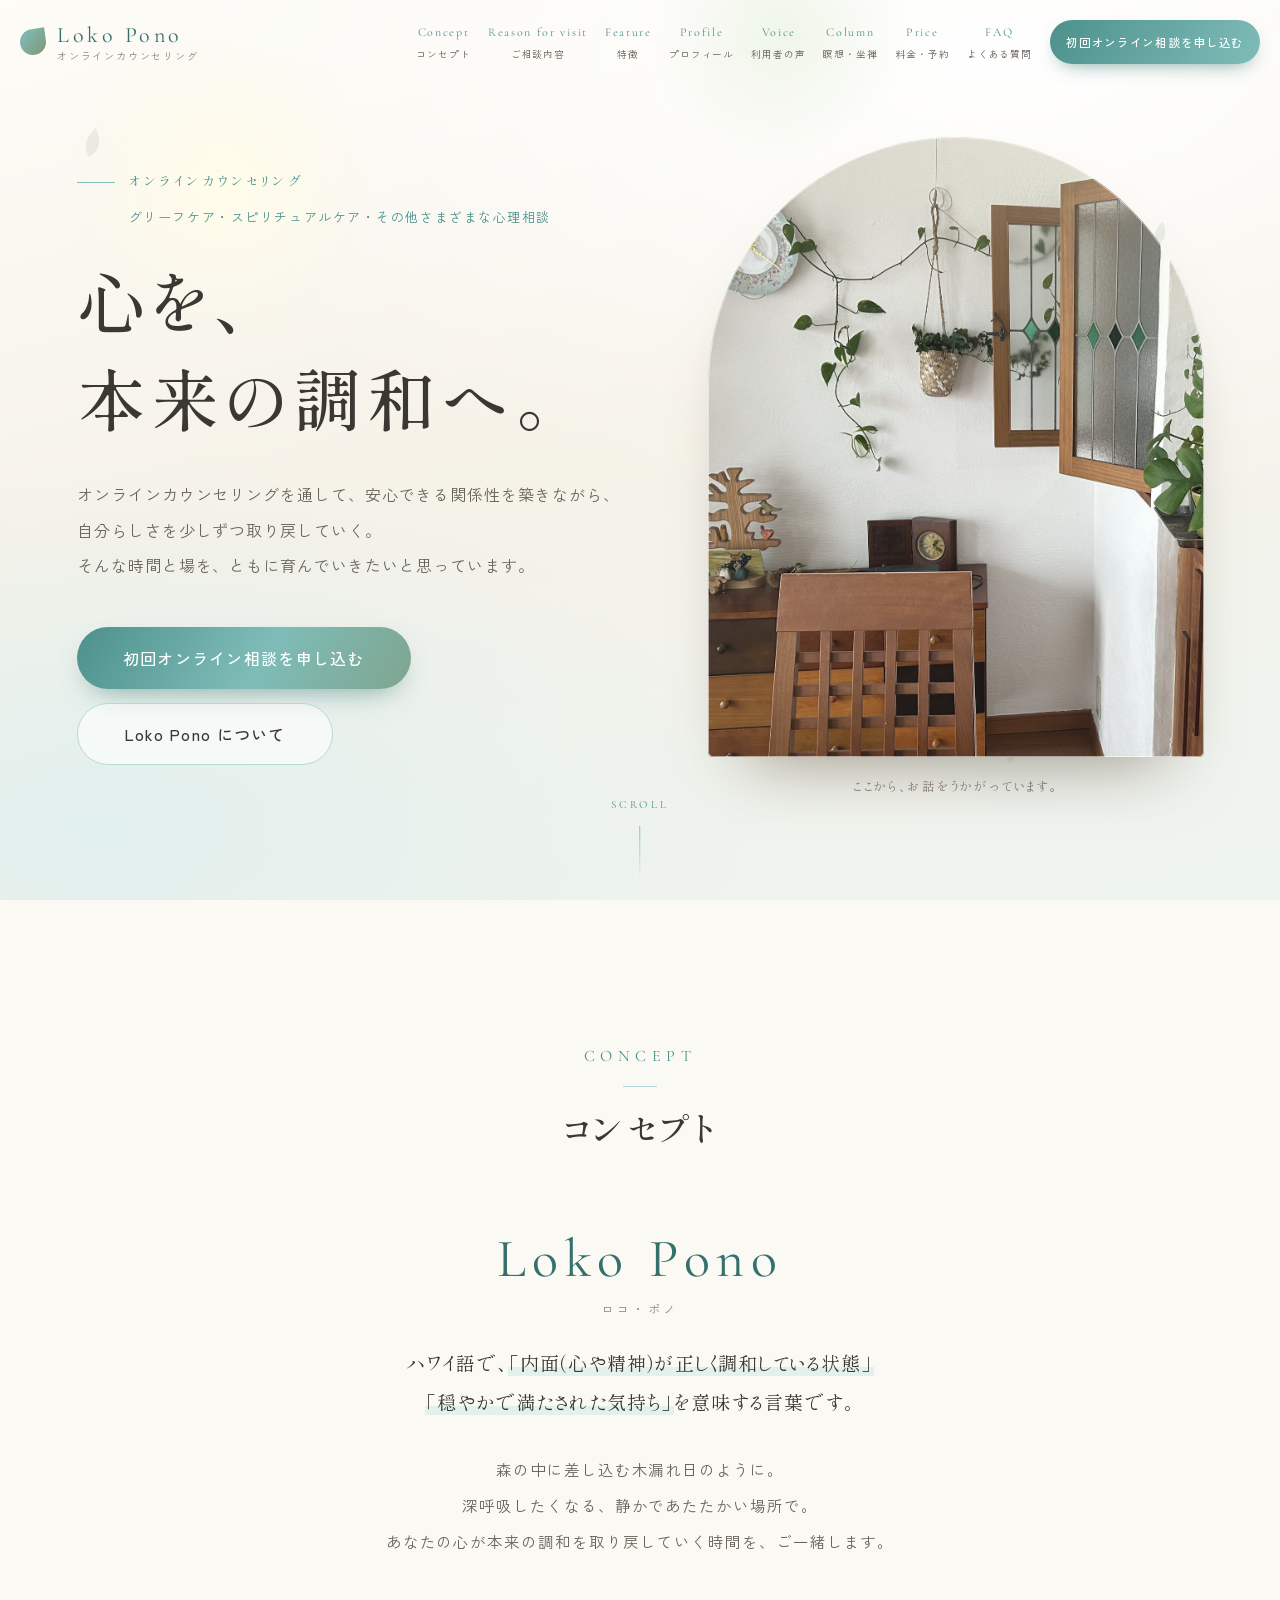
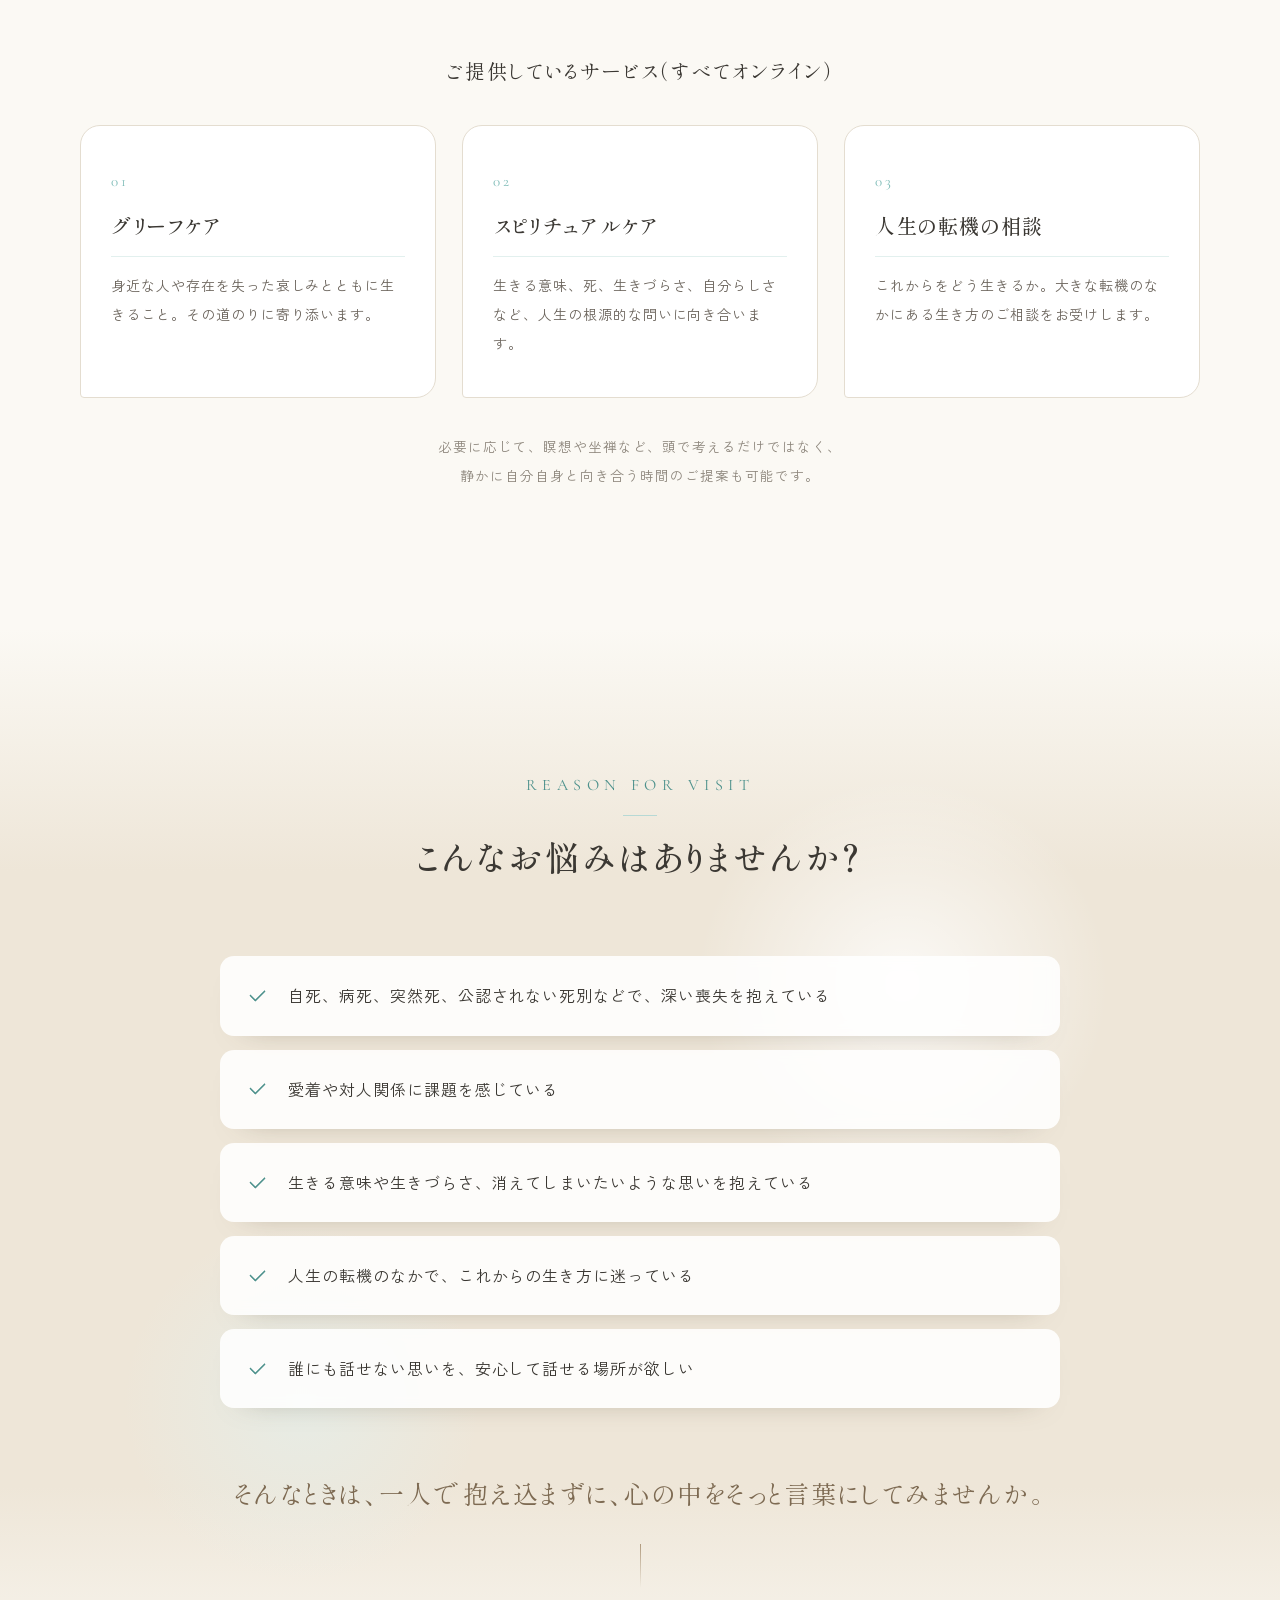
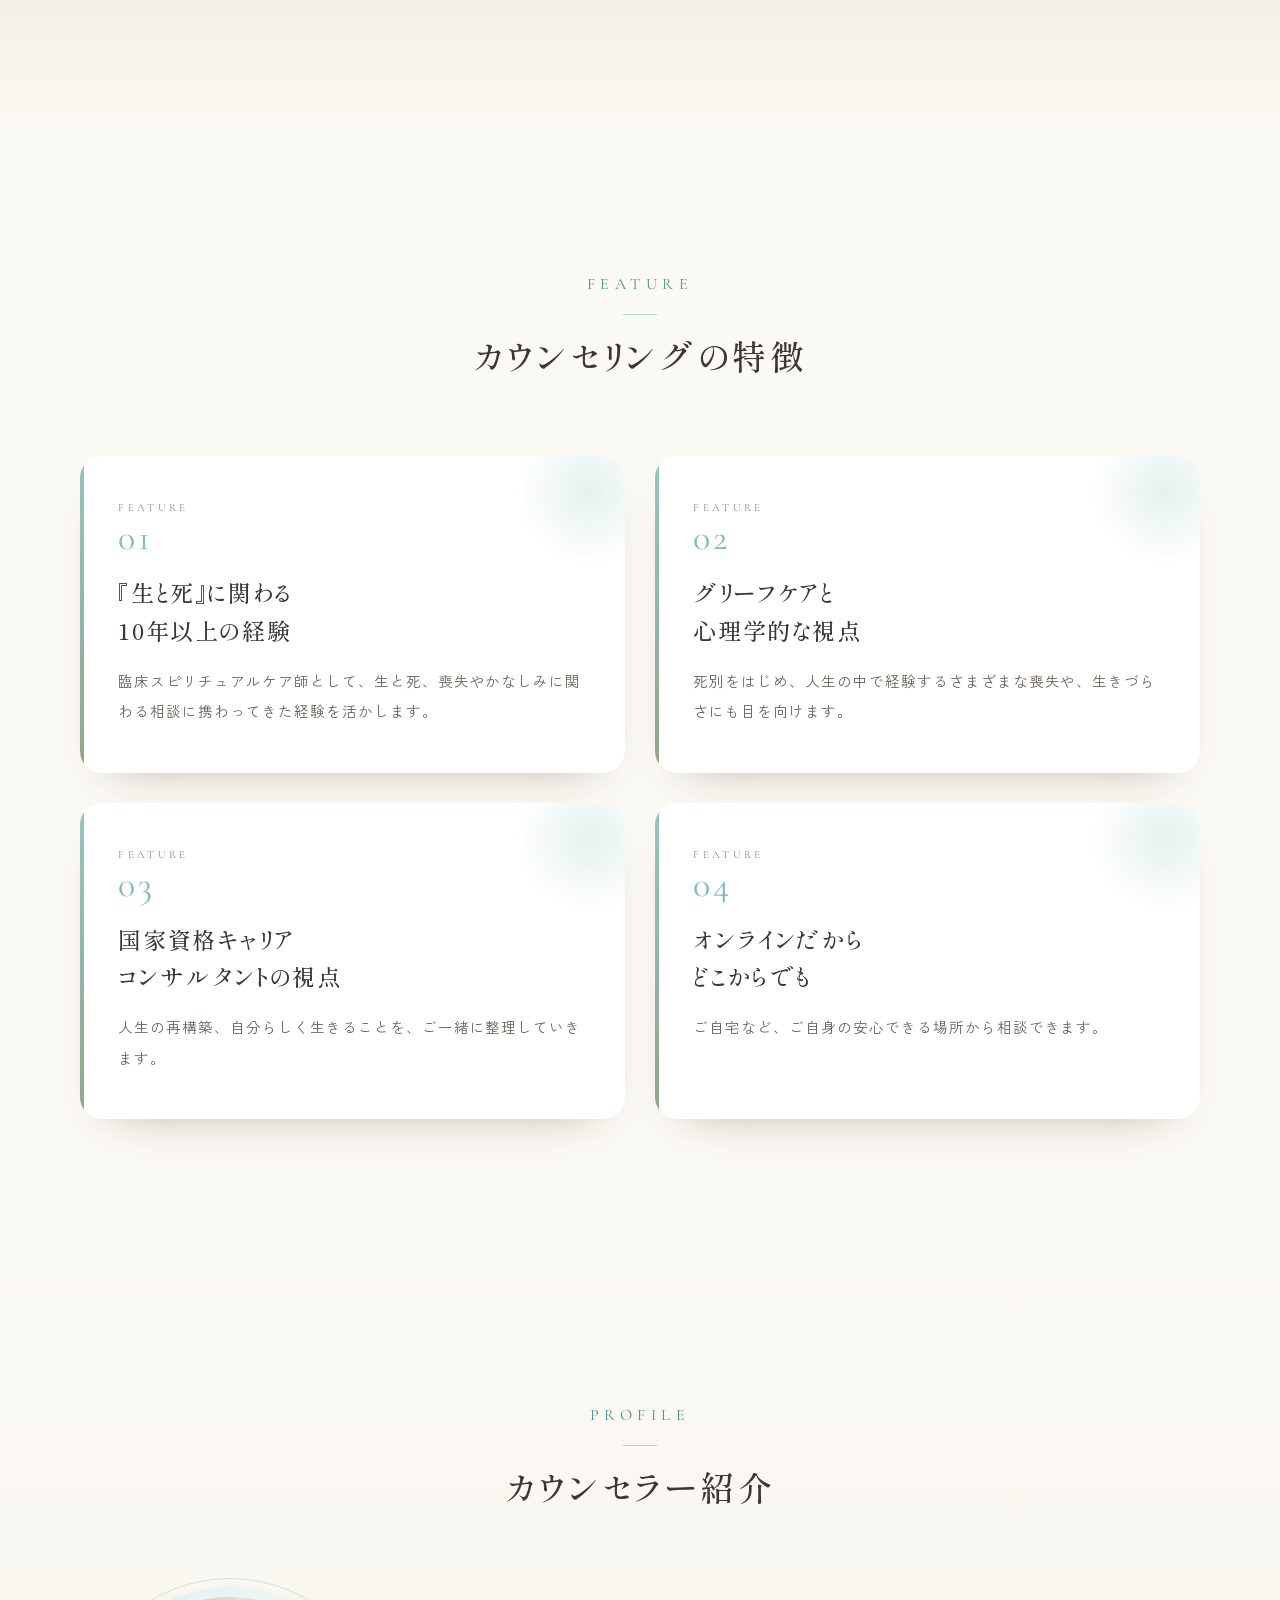
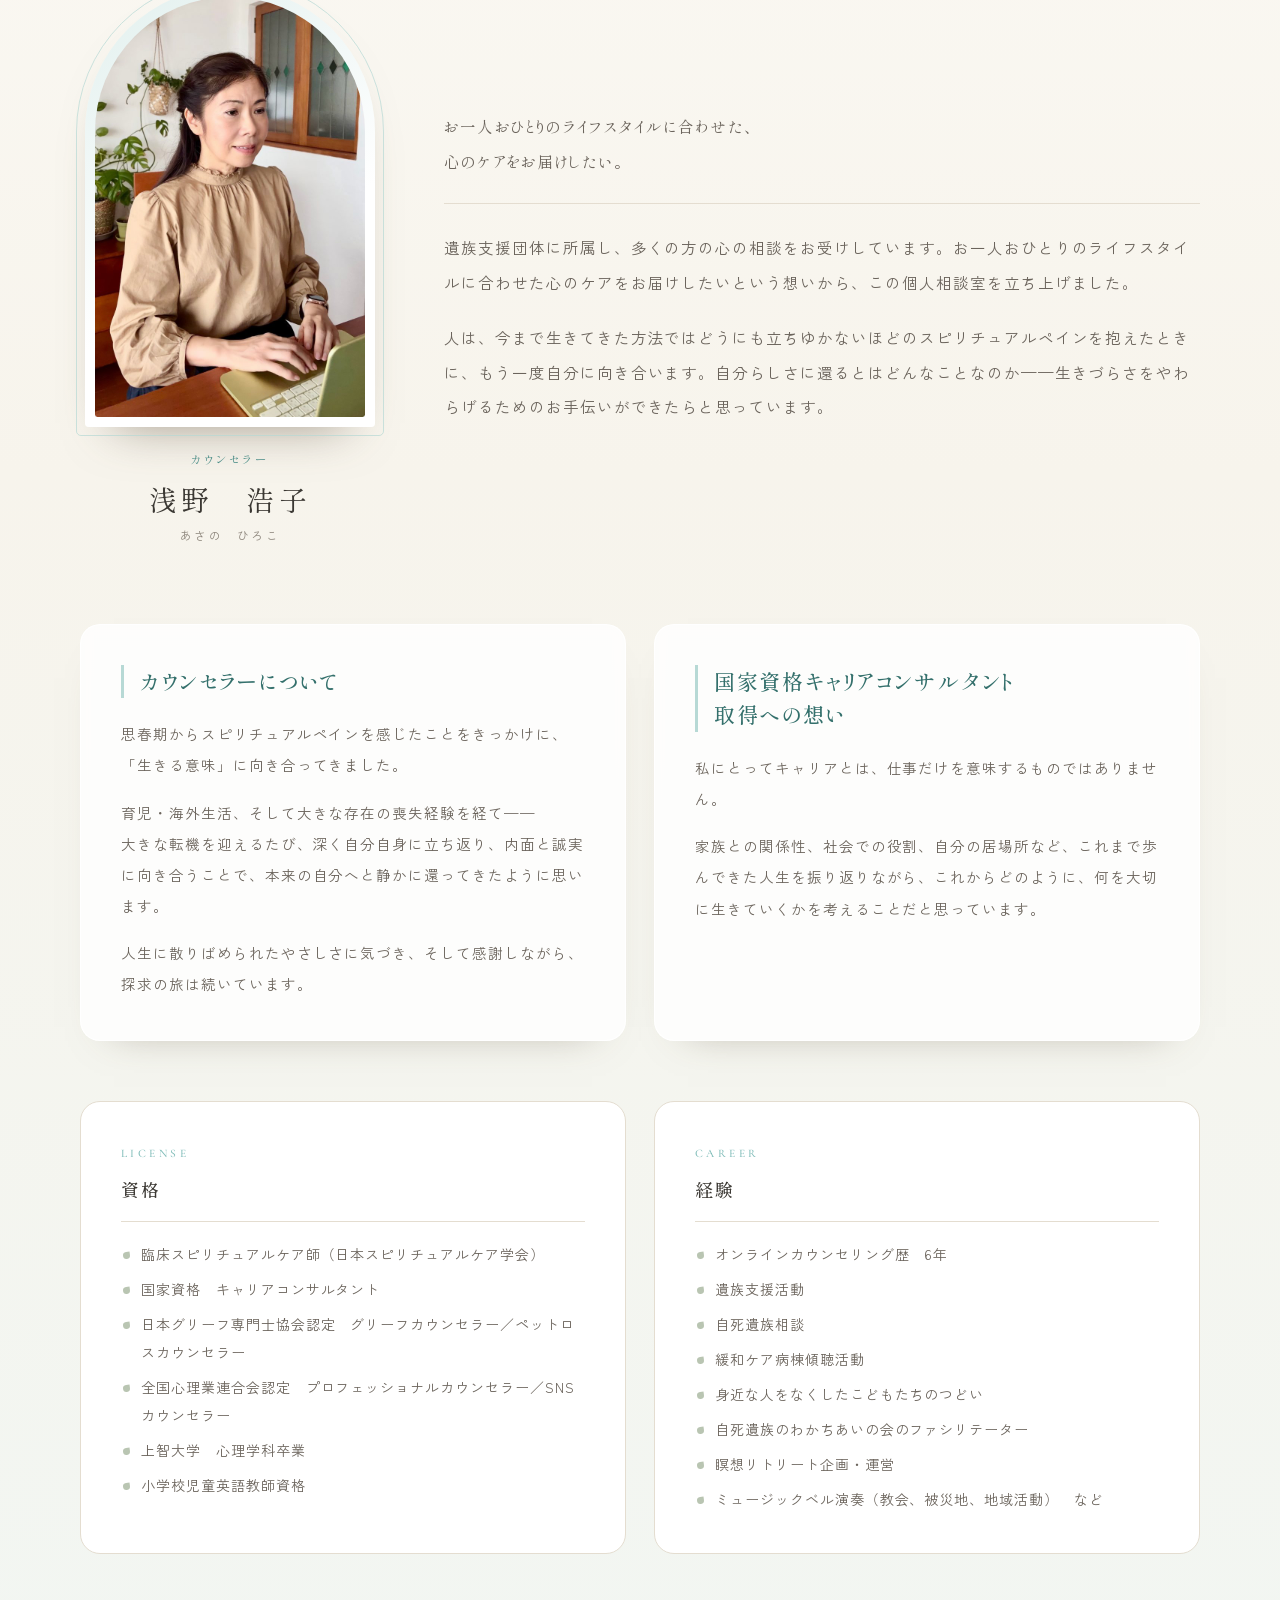
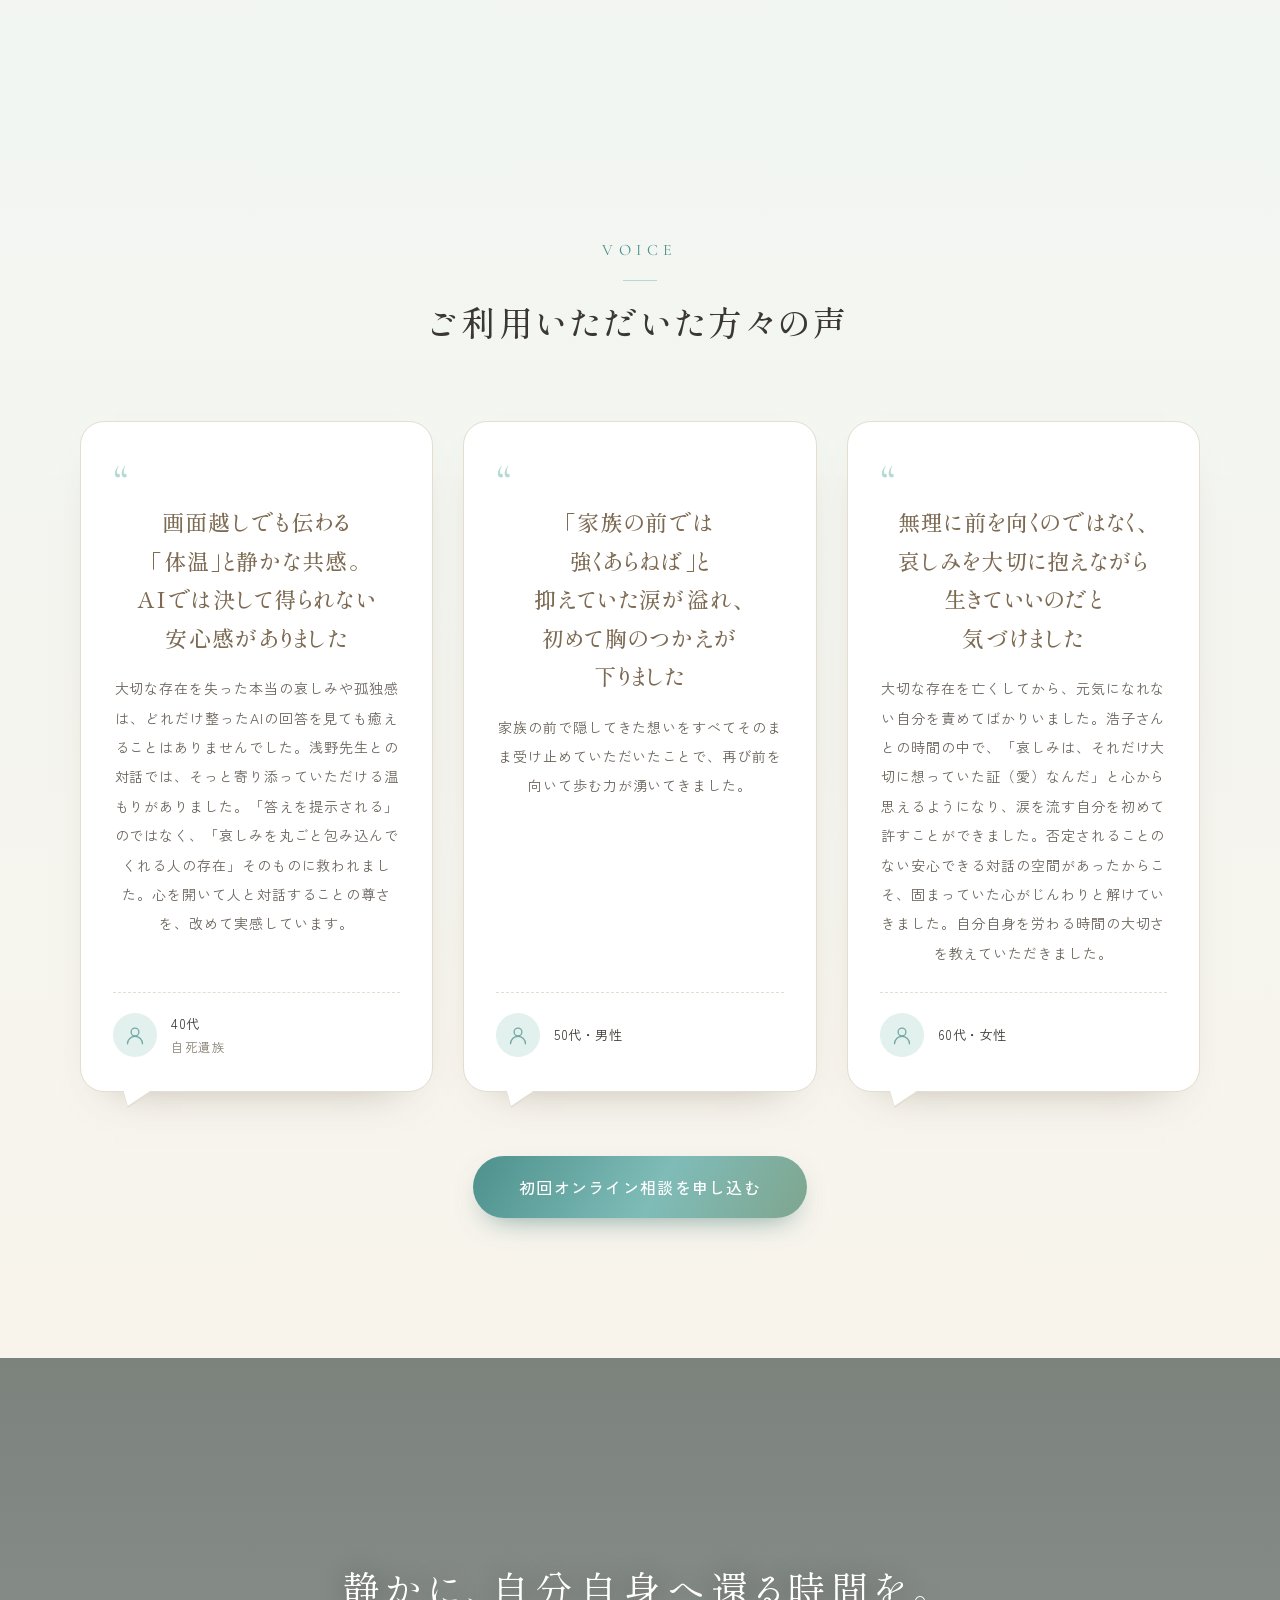
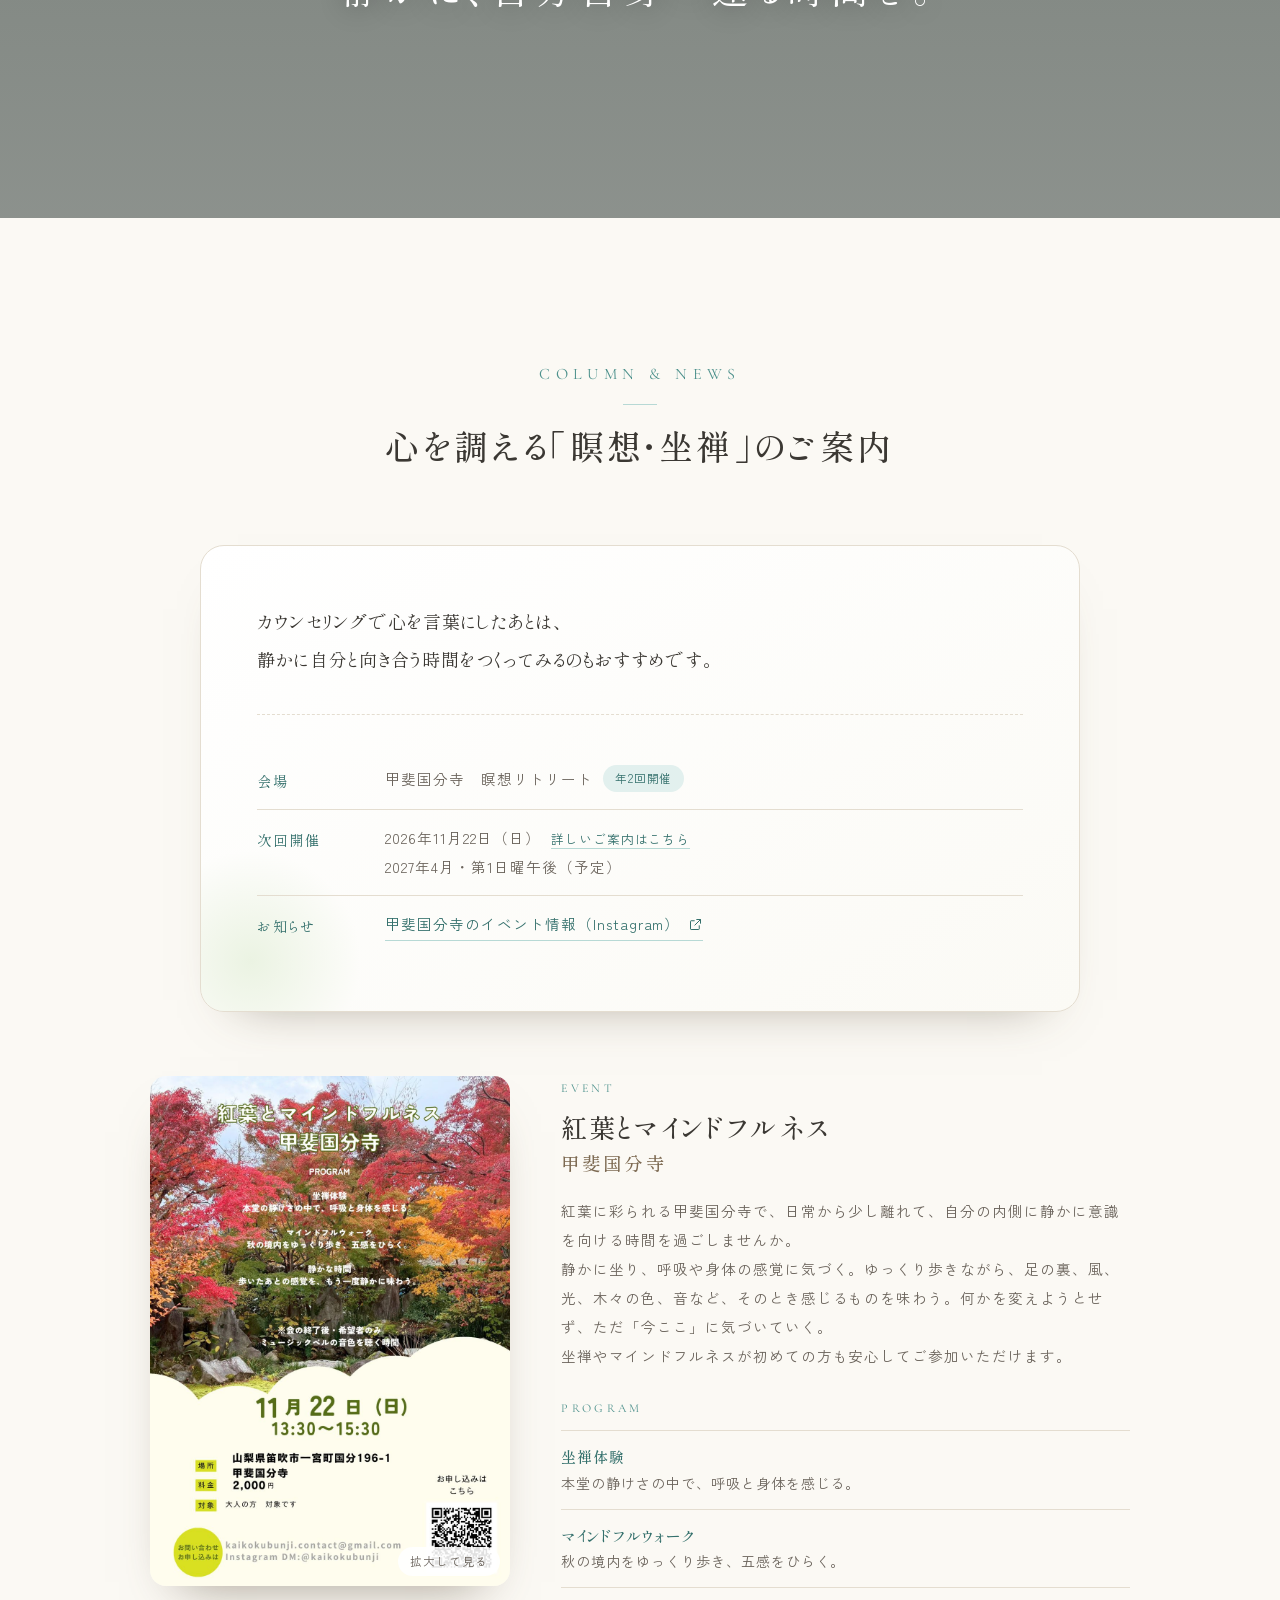
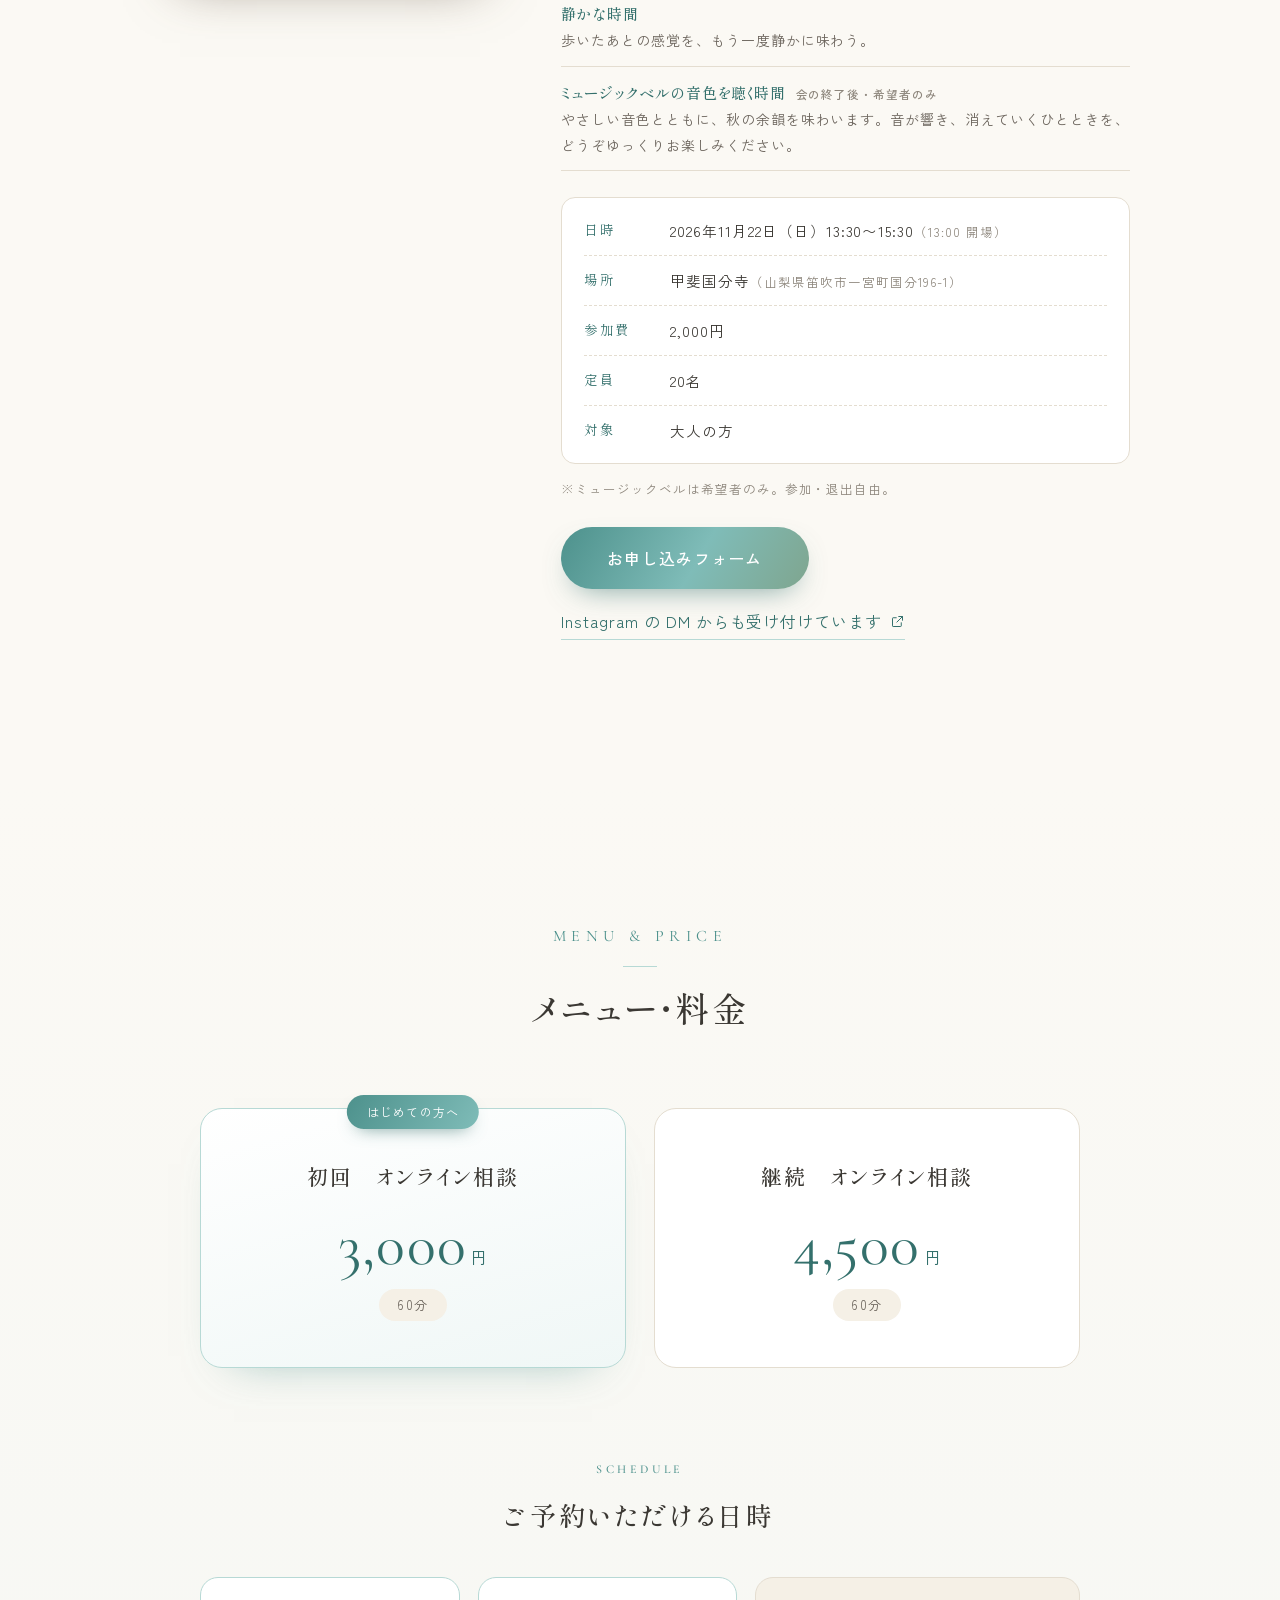
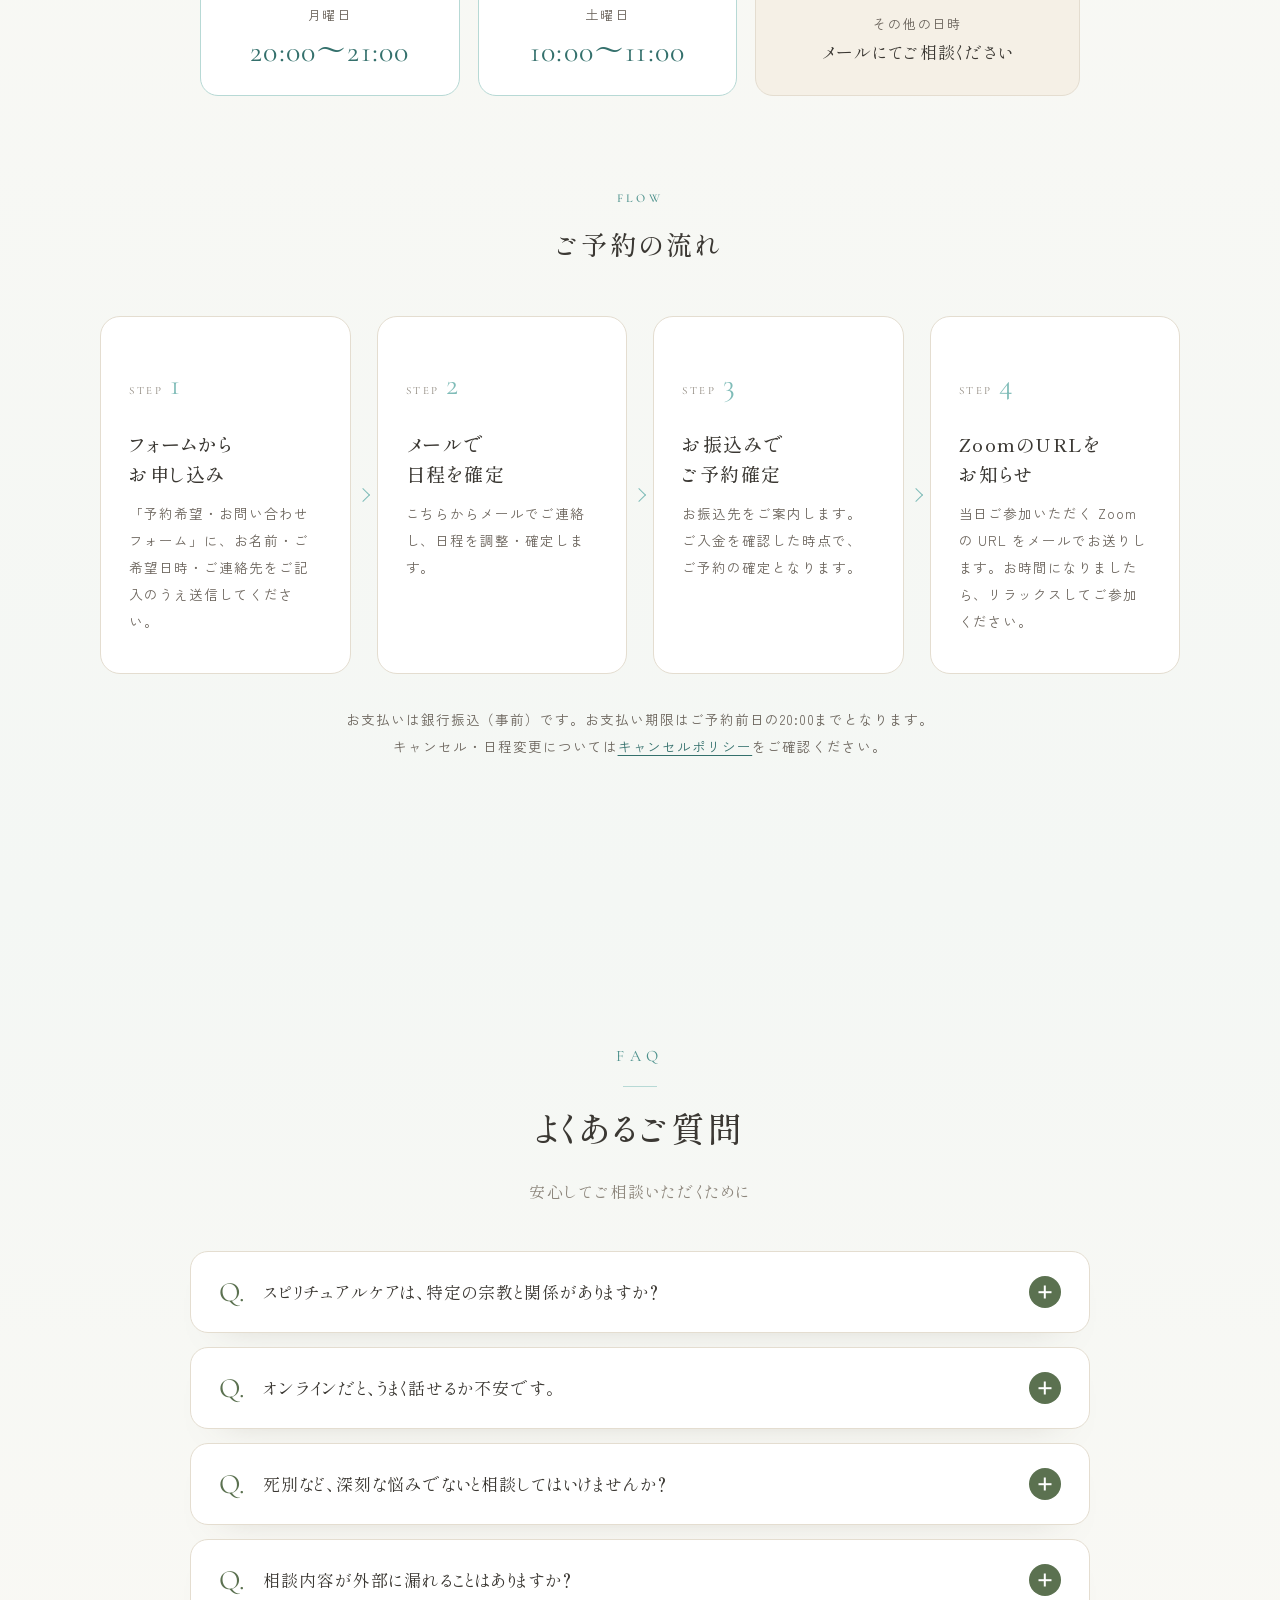
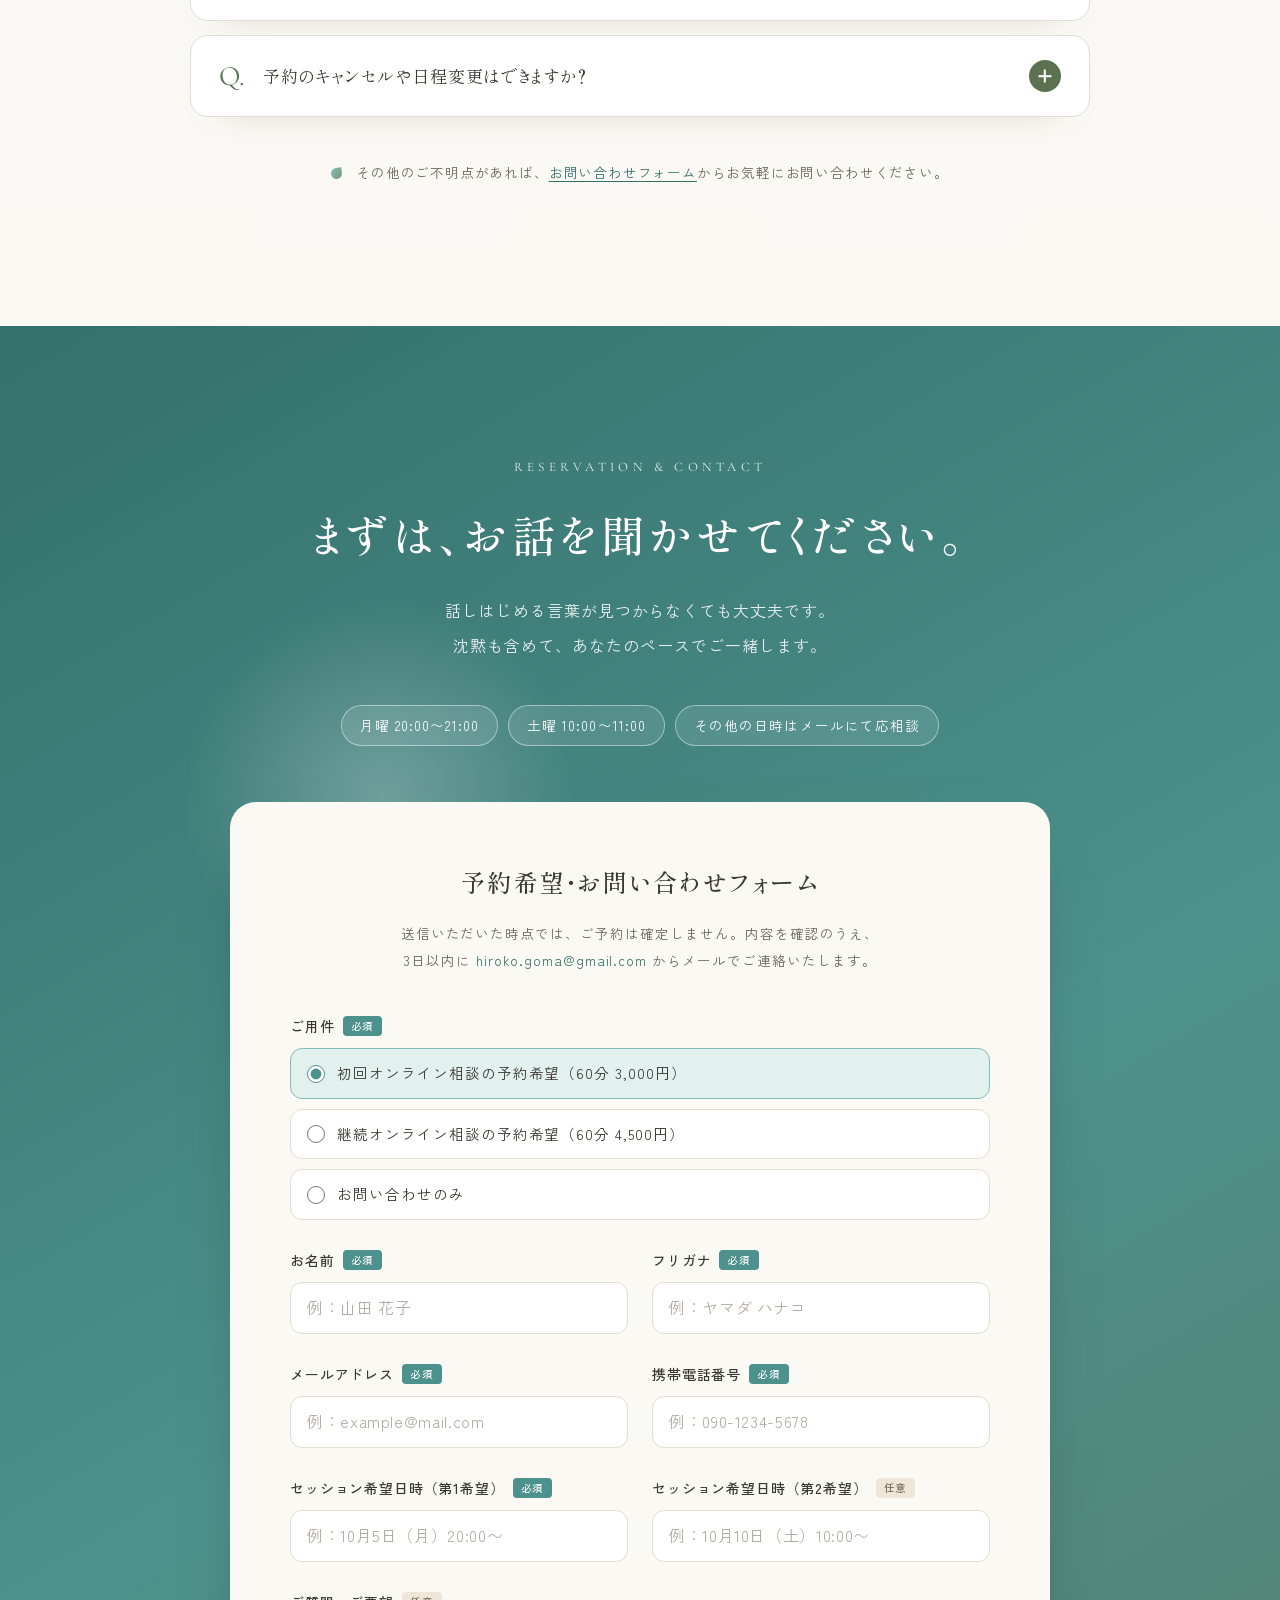
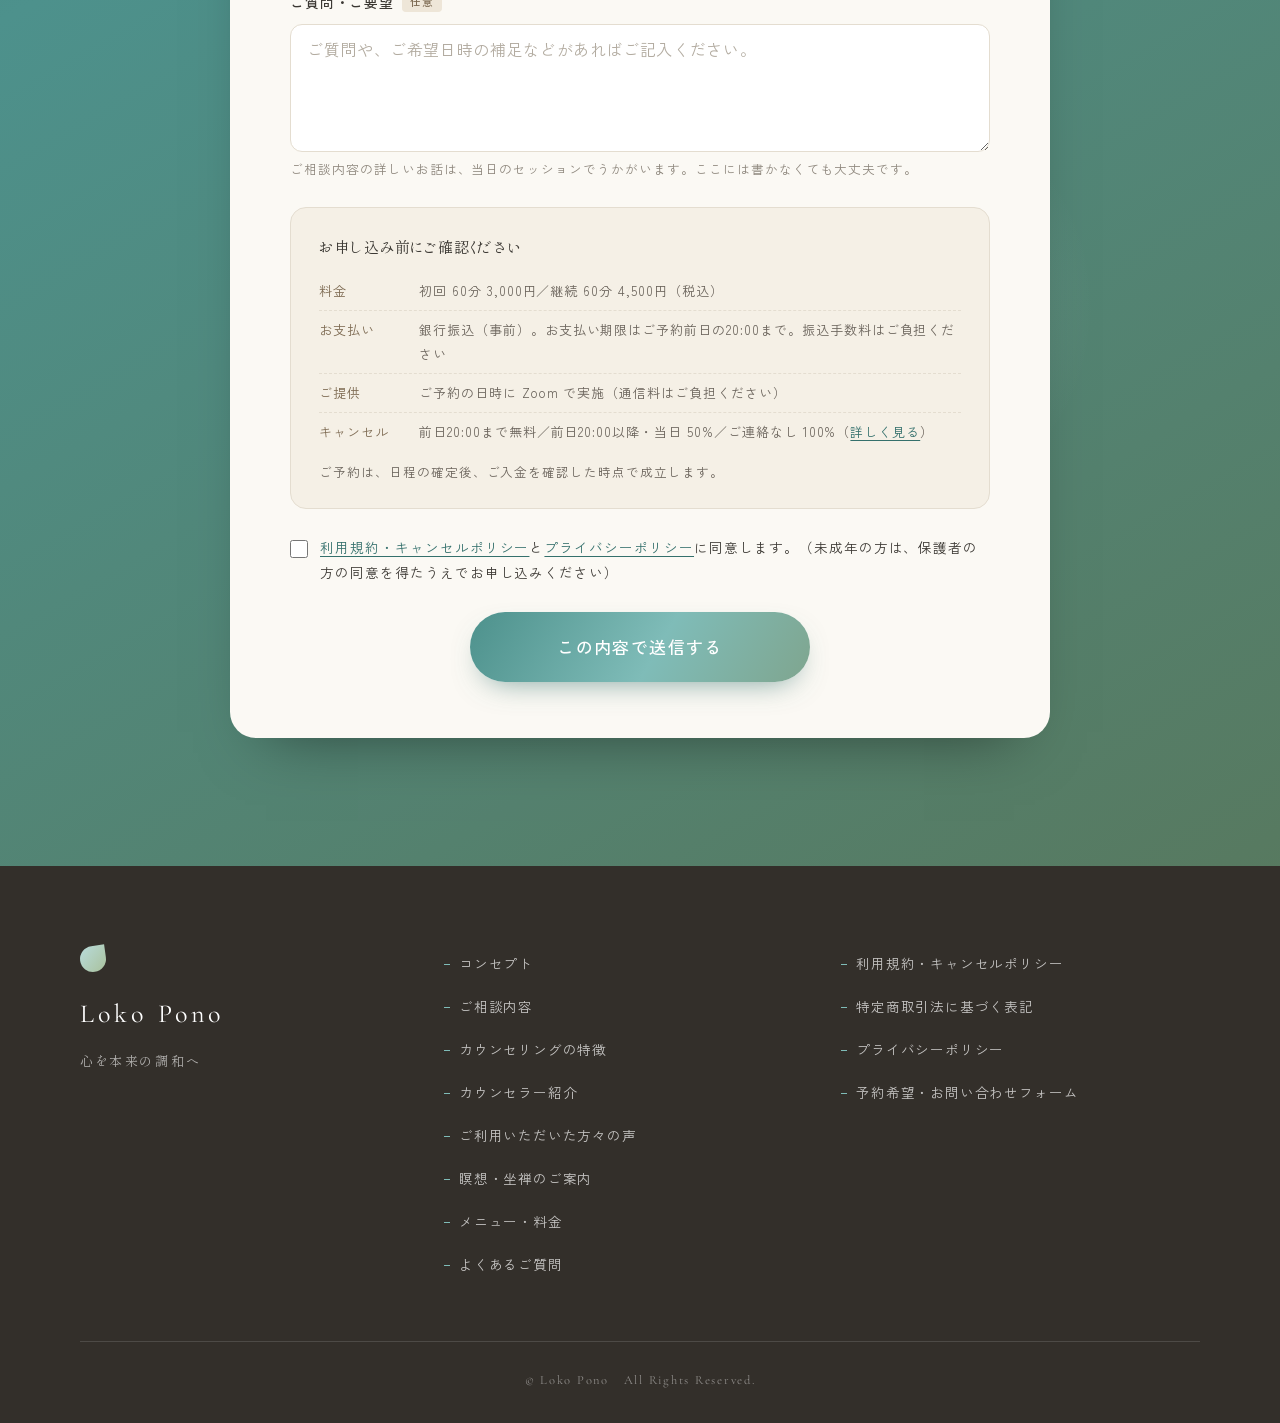
<file: index.html>
<!DOCTYPE html>
<html lang="ja">
<head>
<meta charset="UTF-8">
<meta name="viewport" content="width=device-width, initial-scale=1.0">
<title>Loko Pono（ロコ・ポノ）｜グリーフケア・スピリチュアルケアのオンラインカウンセリング</title>
<meta name="description" content="グリーフケア（死別・喪失の悲しみ）、スピリチュアルケア、人生の転機など、さまざまな心理相談をお受けするオンラインカウンセリング Loko Pono（ロコ・ポノ）。臨床スピリチュアルケア師・国家資格キャリアコンサルタントの浅野浩子が、Zoom で全国どこからでも安心して話せる場をご用意します。">
<meta name="format-detection" content="telephone=no">

<meta property="og:type" content="website">
<meta property="og:title" content="Loko Pono（ロコ・ポノ）｜グリーフケア・スピリチュアルケアのオンラインカウンセリング">
<meta property="og:description" content="オンラインカウンセリングを通して、安心できる関係性を築きながら、自分らしさを少しずつ取り戻していく。">
<meta property="og:image" content="assets/img/room.jpg">

<link rel="preconnect" href="https://fonts.googleapis.com">
<link rel="preconnect" href="https://fonts.gstatic.com" crossorigin>
<link href="https://fonts.googleapis.com/css2?family=Shippori+Mincho+B1:wght@400;500;600&family=Zen+Kaku+Gothic+New:wght@300;400;500;700&family=Cormorant+Garamond:ital,wght@0,300;0,400;1,300&display=swap" rel="stylesheet">
<link rel="stylesheet" href="assets/css/style.css">
</head>
<body>

<!-- ================================================================
     ▼▼▼ お申し込みフォームの設定（ここだけを書き換えてください）▼▼▼

     FORM_ENDPOINT
       フォームの送信先です。Formspree（無料）でフォームを作成すると
       「https://formspree.io/f/xxxxxxxx」という URL が発行されるので、
       " " の中に貼り付けて保存します。
       空のままの場合は、送信ボタンを押すと、お客さまのメールソフトが
       入力内容入りで開く方式になります（メールソフトを設定していない
       パソコンでは送れないことがあるため、公開前の設定をおすすめします）。

     CONTACT_EMAIL
       お申し込みを受け取るメールアドレスです。

     ※ 手順は「お申し込みフォーム設定ガイド.docx」をご覧ください。
     ※ " " の中以外は消さないでください。
     ================================================================ -->
<script>
  window.FORM_ENDPOINT = "https://formspree.io/f/meaovjkw";
  window.CONTACT_EMAIL = "hiroko.goma@gmail.com";
</script>
<!-- ▲▲▲ お申し込みフォームの設定はここまで ▲▲▲ -->


<!-- ============ ローディング ============ -->
<div class="loader" id="loader">
  <div class="loader__inner">
    <span class="loader__mark" aria-hidden="true"></span>
    <p class="loader__text">Loko&nbsp;Pono</p>
  </div>
</div>

<!-- ============ ヘッダー ============ -->
<header class="header" id="header">
  <div class="header__inner">
    <a href="#hero" class="logo">
      <span class="logo__mark" aria-hidden="true"></span>
      <span class="logo__text">
        <span class="logo__en">Loko Pono</span>
        <span class="logo__ja">オンラインカウンセリング</span>
      </span>
    </a>

    <nav class="gnav" id="gnav" aria-label="メインメニュー">
      <ul class="gnav__list">
        <li><a href="#concept" class="gnav__link"><span class="gnav__en">Concept</span><span class="gnav__ja">コンセプト</span></a></li>
        <li><a href="#worry" class="gnav__link"><span class="gnav__en">Reason&nbsp;for&nbsp;visit</span><span class="gnav__ja">ご相談内容</span></a></li>
        <li><a href="#feature" class="gnav__link"><span class="gnav__en">Feature</span><span class="gnav__ja">特徴</span></a></li>
        <li><a href="#profile" class="gnav__link"><span class="gnav__en">Profile</span><span class="gnav__ja">プロフィール</span></a></li>
        <li><a href="#voice" class="gnav__link"><span class="gnav__en">Voice</span><span class="gnav__ja">利用者の声</span></a></li>
        <li><a href="#column" class="gnav__link"><span class="gnav__en">Column</span><span class="gnav__ja">瞑想・坐禅</span></a></li>
        <li><a href="#price" class="gnav__link"><span class="gnav__en">Price</span><span class="gnav__ja">料金・予約</span></a></li>
        <li><a href="#faq" class="gnav__link"><span class="gnav__en">FAQ</span><span class="gnav__ja">よくある質問</span></a></li>
      </ul>
      <a href="#reserve" data-reserve class="gnav__cta">初回オンライン相談を申し込む</a>
    </nav>

    <button class="hamburger" id="hamburger" aria-label="メニューを開く" aria-expanded="false" aria-controls="gnav">
      <span></span><span></span><span></span>
    </button>
  </div>
</header>
<div class="nav-overlay" id="navOverlay" hidden></div>

<main>

<!-- ============ 1. ファーストビュー ============ -->
<section class="hero" id="hero">
  <div class="hero__light" aria-hidden="true"></div>
  <div class="hero__leaves" aria-hidden="true">
    <svg class="leaf leaf--1" viewBox="0 0 100 100"><path d="M50 5C25 25 15 55 30 80c20-5 40-30 20-75z"/></svg>
    <svg class="leaf leaf--2" viewBox="0 0 100 100"><path d="M50 5C25 25 15 55 30 80c20-5 40-30 20-75z"/></svg>
    <svg class="leaf leaf--3" viewBox="0 0 100 100"><path d="M50 5C25 25 15 55 30 80c20-5 40-30 20-75z"/></svg>
    <svg class="leaf leaf--4" viewBox="0 0 100 100"><path d="M50 5C25 25 15 55 30 80c20-5 40-30 20-75z"/></svg>
  </div>

  <div class="hero__inner">
    <div class="hero__body">
      <p class="hero__label">オンラインカウンセリング</p>
      <p class="hero__fields">グリーフケア・スピリチュアルケア・<br class="sp-only">その他さまざまな心理相談</p>
      <h1 class="hero__catch">
        <span class="line"><span>心を、</span></span>
        <span class="line"><span>本来の調和へ。</span></span>
      </h1>
      <p class="hero__sub">
        オンラインカウンセリングを通して、安心できる関係性を築きながら、<br class="pc-only">
        自分らしさを少しずつ取り戻していく。<br class="pc-only">
        そんな時間と場を、ともに育んでいきたいと思っています。
      </p>
      <div class="hero__actions">
        <a href="#reserve" data-reserve class="btn btn--primary">
          <span>初回オンライン相談を申し込む</span>
        </a>
        <a href="#concept" class="btn btn--ghost"><span>Loko Pono について</span></a>
      </div>
    </div>

    <div class="hero__visual">
      <figure class="arch">
        <img src="assets/img/room.jpg" alt="やわらかな光の差し込む、オンライン相談を行っている部屋" width="1800" height="1522" fetchpriority="high">
        <span class="arch__glow" aria-hidden="true"></span>
      </figure>
      <p class="hero__caption">ここから、お話をうかがっています。</p>
    </div>
  </div>

  <a href="#concept" class="scroll-cue" aria-label="下へスクロール">
    <span class="scroll-cue__text">Scroll</span>
    <span class="scroll-cue__line" aria-hidden="true"></span>
  </a>
</section>

<!-- ============ 2. コンセプト ============ -->
<section class="section concept" id="concept">
  <div class="container">
    <header class="sec-head" data-anim>
      <p class="sec-head__en">Concept</p>
      <h2 class="sec-head__ja">コンセプト</h2>
    </header>

    <div class="concept__lead" data-anim>
      <p class="concept__word">Loko&nbsp;Pono<span class="concept__ruby">ロコ・ポノ</span></p>
      <p class="concept__meaning">
        ハワイ語で、<em>「内面（心や精神）が正しく調和している状態」</em><br>
        <em>「穏やかで満たされた気持ち」</em>を意味する言葉です。
      </p>
      <p class="concept__text">
        森の中に差し込む木漏れ日のように。<br>
        深呼吸したくなる、静かであたたかい場所で。<br>
        あなたの心が本来の調和を取り戻していく時間を、ご一緒します。
      </p>
    </div>

    <div class="services" data-anim>
      <p class="services__title">ご提供しているサービス<br class="sp-only">（すべてオンライン）</p>
      <ul class="services__list">
        <li class="service-card">
          <span class="service-card__num">01</span>
          <h3>グリーフケア</h3>
          <p>身近な人や存在を失った哀しみとともに生きること。その道のりに寄り添います。</p>
        </li>
        <li class="service-card">
          <span class="service-card__num">02</span>
          <h3>スピリチュアルケア</h3>
          <p>生きる意味、死、生きづらさ、自分らしさなど、人生の根源的な問いに向き合います。</p>
        </li>
        <li class="service-card">
          <span class="service-card__num">03</span>
          <h3>人生の転機の相談</h3>
          <p>これからをどう生きるか。大きな転機のなかにある生き方のご相談をお受けします。</p>
        </li>
      </ul>
      <p class="services__note">
        必要に応じて、瞑想や坐禅など、頭で考えるだけではなく、<br class="pc-only">静かに自分自身と向き合う時間のご提案も可能です。
      </p>
    </div>
  </div>
</section>

<!-- ============ 3. ご相談内容 ============ -->
<section class="section worry" id="worry">
  <div class="worry__bg" aria-hidden="true"></div>
  <div class="container">
    <header class="sec-head" data-anim>
      <p class="sec-head__en">Reason for visit</p>
      <h2 class="sec-head__ja">こんなお悩みは<br class="sp-only">ありませんか？</h2>
    </header>

    <ul class="worry__list">
      <li data-anim>自死、病死、突然死、公認されない死別などで、深い喪失を抱えている</li>
      <li data-anim>愛着や対人関係に課題を感じている</li>
      <li data-anim>生きる意味や生きづらさ、消えてしまいたいような思いを抱えている</li>
      <li data-anim>人生の転機のなかで、これからの生き方に迷っている</li>
      <li data-anim>誰にも話せない思いを、安心して話せる場所が欲しい</li>
    </ul>

    <p class="worry__message" data-anim>
      そんなときは、一人で抱え込まずに、<br class="sp-only">心の中をそっと言葉にしてみませんか。
    </p>
  </div>
</section>

<!-- ============ 4. 特徴 ============ -->
<section class="section feature" id="feature">
  <div class="container">
    <header class="sec-head" data-anim>
      <p class="sec-head__en">Feature</p>
      <h2 class="sec-head__ja">カウンセリングの特徴</h2>
    </header>

    <ul class="feature__list">
      <li class="feature-card" data-anim>
        <p class="feature-card__num"><span>Feature</span>01</p>
        <h3 class="feature-card__title">『生と死』に関わる<br>10年以上の経験</h3>
        <p class="feature-card__text">臨床スピリチュアルケア師として、生と死、喪失やかなしみに関わる相談に携わってきた経験を活かします。</p>
      </li>
      <li class="feature-card" data-anim>
        <p class="feature-card__num"><span>Feature</span>02</p>
        <h3 class="feature-card__title">グリーフケアと<br class="pc-only">心理学的な視点</h3>
        <p class="feature-card__text">死別をはじめ、人生の中で経験するさまざまな喪失や、生きづらさにも目を向けます。</p>
      </li>
      <li class="feature-card" data-anim>
        <p class="feature-card__num"><span>Feature</span>03</p>
        <h3 class="feature-card__title">国家資格キャリア<br>コンサルタントの視点</h3>
        <p class="feature-card__text">人生の再構築、自分らしく生きることを、ご一緒に整理していきます。</p>
      </li>
      <li class="feature-card" data-anim>
        <p class="feature-card__num"><span>Feature</span>04</p>
        <h3 class="feature-card__title">オンラインだから<br class="pc-only">どこからでも</h3>
        <p class="feature-card__text">ご自宅など、ご自身の安心できる場所から相談できます。</p>
      </li>
    </ul>
  </div>
</section>

<!-- ============ 5. プロフィール ============ -->
<section class="section profile" id="profile">
  <div class="container">
    <header class="sec-head" data-anim>
      <p class="sec-head__en">Profile</p>
      <h2 class="sec-head__ja">カウンセラー紹介</h2>
    </header>

    <div class="profile__main">
      <div class="profile__visual" data-anim>
        <figure class="profile__photo">
          <img src="assets/img/profile.jpg" alt="パソコンに向かい、オンラインでお話をうかがうカウンセラー 浅野浩子" width="720" height="1120" loading="lazy">
        </figure>
        <div class="profile__name">
          <p class="profile__role">カウンセラー</p>
          <p class="profile__ja">浅野　浩子</p>
          <p class="profile__kana">あさの　ひろこ</p>
        </div>
      </div>

      <div class="profile__body" data-anim>
        <p class="profile__catch">お一人おひとりのライフスタイルに合わせた、<br class="pc-only">心のケアをお届けしたい。</p>
        <p>遺族支援団体に所属し、多くの方の心の相談をお受けしています。お一人おひとりのライフスタイルに合わせた心のケアをお届けしたいという想いから、この個人相談室を立ち上げました。</p>
        <p>人は、今まで生きてきた方法ではどうにも立ちゆかないほどのスピリチュアルペインを抱えたときに、もう一度自分に向き合います。自分らしさに還るとはどんなことなのか——生きづらさをやわらげるためのお手伝いができたらと思っています。</p>
      </div>
    </div>

    <div class="profile__story" data-anim>
      <div class="story-card">
        <h3 class="story-card__title">カウンセラーについて</h3>
        <p>思春期からスピリチュアルペインを感じたことをきっかけに、「生きる意味」に向き合ってきました。</p>
        <p>育児・海外生活、そして大きな存在の喪失経験を経て——<br>大きな転機を迎えるたび、深く自分自身に立ち返り、内面と誠実に向き合うことで、本来の自分へと静かに還ってきたように思います。</p>
        <p>人生に散りばめられたやさしさに気づき、そして感謝しながら、探求の旅は続いています。</p>
      </div>
      <div class="story-card">
        <h3 class="story-card__title">国家資格キャリアコンサルタント<br class="pc-only">取得への想い</h3>
        <p>私にとってキャリアとは、仕事だけを意味するものではありません。</p>
        <p>家族との関係性、社会での役割、自分の居場所など、これまで歩んできた人生を振り返りながら、これからどのように、何を大切に生きていくかを考えることだと思っています。</p>
      </div>
    </div>

    <div class="profile__data" data-anim>
      <div class="data-block">
        <h3 class="data-block__title"><span class="data-block__en">License</span>資格</h3>
        <ul class="data-list">
          <li>臨床スピリチュアルケア師（日本スピリチュアルケア学会）</li>
          <li>国家資格　キャリアコンサルタント</li>
          <li>日本グリーフ専門士協会認定　グリーフカウンセラー／ペットロスカウンセラー</li>
          <li>全国心理業連合会認定　プロフェッショナルカウンセラー／SNSカウンセラー</li>
          <li>上智大学　心理学科卒業</li>
          <li>小学校児童英語教師資格</li>
        </ul>
      </div>
      <div class="data-block">
        <h3 class="data-block__title"><span class="data-block__en">Career</span>経験</h3>
        <ul class="data-list">
          <li>オンラインカウンセリング歴　6年</li>
          <li>遺族支援活動</li>
          <li>自死遺族相談</li>
          <li>緩和ケア病棟傾聴活動</li>
          <li>身近な人をなくしたこどもたちのつどい</li>
          <li>自死遺族のわかちあいの会のファシリテーター</li>
          <li>瞑想リトリート企画・運営</li>
          <li>ミュージックベル演奏（教会、被災地、地域活動）　など</li>
        </ul>
      </div>
    </div>
  </div>
</section>

<!-- ============ 6. 利用者の声 ============ -->
<section class="section voice" id="voice">
  <div class="container">
    <header class="sec-head" data-anim>
      <p class="sec-head__en">Voice</p>
      <h2 class="sec-head__ja">ご利用いただいた<br class="sp-only">方々の声</h2>
    </header>


    <ul class="voice__list">
      <li class="voice-card" data-anim>
        <span class="voice-card__quote" aria-hidden="true">“</span>
        <h3 class="voice-card__title">画面越しでも伝わる<br>「体温」と静かな共感。<br>AIでは決して得られない<br class="pc-only">安心感がありました</h3>
        <p class="voice-card__text">大切な存在を失った本当の哀しみや孤独感は、どれだけ整ったAIの回答を見ても癒えることはありませんでした。浅野先生との対話では、そっと寄り添っていただける温もりがありました。「答えを提示される」のではなく、「哀しみを丸ごと包み込んでくれる人の存在」そのものに救われました。心を開いて人と対話することの尊さを、改めて実感しています。</p>
        <div class="voice-card__person">
          <span class="voice-card__avatar" aria-hidden="true">
            <svg viewBox="0 0 40 40"><circle cx="20" cy="15.5" r="6"/><path d="M8.5 33.5c0-6.35 5.15-11.5 11.5-11.5s11.5 5.15 11.5 11.5"/></svg>
          </span>
          <p class="voice-card__meta"><span class="voice-card__age">40代</span><span class="voice-card__tag">自死遺族</span></p>
        </div>
      </li>

      <li class="voice-card" data-anim>
        <span class="voice-card__quote" aria-hidden="true">“</span>
        <h3 class="voice-card__title">「家族の前では<br>強くあらねば」と<br>抑えていた涙が溢れ、<br>初めて胸のつかえが<br class="pc-only">下りました</h3>
        <p class="voice-card__text">家族の前で隠してきた想いをすべてそのまま受け止めていただいたことで、再び前を向いて歩む力が湧いてきました。</p>
        <div class="voice-card__person">
          <span class="voice-card__avatar" aria-hidden="true">
            <svg viewBox="0 0 40 40"><circle cx="20" cy="15.5" r="6"/><path d="M8.5 33.5c0-6.35 5.15-11.5 11.5-11.5s11.5 5.15 11.5 11.5"/></svg>
          </span>
          <p class="voice-card__meta"><span class="voice-card__age">50代・男性</span></p>
        </div>
      </li>

      <li class="voice-card" data-anim>
        <span class="voice-card__quote" aria-hidden="true">“</span>
        <h3 class="voice-card__title">無理に前を向くのではなく、<br>哀しみを大切に抱えながら<br>生きていいのだと<br class="pc-only">気づけました</h3>
        <p class="voice-card__text">大切な存在を亡くしてから、元気になれない自分を責めてばかりいました。浩子さんとの時間の中で、「哀しみは、それだけ大切に想っていた証（愛）なんだ」と心から思えるようになり、涙を流す自分を初めて許すことができました。否定されることのない安心できる対話の空間があったからこそ、固まっていた心がじんわりと解けていきました。自分自身を労わる時間の大切さを教えていただきました。</p>
        <div class="voice-card__person">
          <span class="voice-card__avatar" aria-hidden="true">
            <svg viewBox="0 0 40 40"><circle cx="20" cy="15.5" r="6"/><path d="M8.5 33.5c0-6.35 5.15-11.5 11.5-11.5s11.5 5.15 11.5 11.5"/></svg>
          </span>
          <p class="voice-card__meta"><span class="voice-card__age">60代・女性</span></p>
        </div>
      </li>
    </ul>

    <div class="voice__action" data-anim>
      <a href="#reserve" data-reserve class="btn btn--primary">
        <span>初回オンライン相談を申し込む</span>
      </a>
    </div>
  </div>
</section>

<!-- ============ パララックス帯 ============ -->
<section class="parallax" aria-label="相談室の風景">
  <div class="parallax__bg" aria-hidden="true"></div>
  <div class="parallax__inner">
    <p class="parallax__text" data-anim>
      静かに、<br class="sp-only">自分自身へ還る時間を。
    </p>
  </div>
</section>

<!-- ============ 7. コラム・お知らせ ============ -->
<section class="section column" id="column">
  <div class="container">
    <header class="sec-head" data-anim>
      <p class="sec-head__en">Column &amp; News</p>
      <h2 class="sec-head__ja">心を調える<br class="sp-only">「瞑想・坐禅」のご案内</h2>
    </header>

    <div class="column__box" data-anim>
      <p class="column__lead">
        カウンセリングで心を言葉にしたあとは、<br class="pc-only">静かに自分と向き合う時間をつくってみるのもおすすめです。
      </p>

      <dl class="column__info">
        <div class="column__row">
          <dt>会場</dt>
          <dd>甲斐国分寺　瞑想リトリート<span class="tag">年2回開催</span></dd>
        </div>
        <div class="column__row">
          <dt>次回開催</dt>
          <dd>2026年11月22日（日）<a href="#event" class="column__jump">詳しいご案内はこちら</a><br>2027年4月・第1日曜午後（予定）</dd>
        </div>
        <div class="column__row">
          <dt>お知らせ</dt>
          <dd>
            <a href="https://www.instagram.com/kaikokubunji?igsh=amM2YnhxbWsxb3Ew" target="_blank" rel="noopener" class="link-ex">
              甲斐国分寺のイベント情報（Instagram）
              <svg viewBox="0 0 24 24" aria-hidden="true"><path d="M14 4h6v6M20 4l-9 9M18 14v5a1 1 0 0 1-1 1H5a1 1 0 0 1-1-1V7a1 1 0 0 1 1-1h5"/></svg>
            </a>
          </dd>
        </div>
      </dl>
    </div>

    <!-- ▼ イベント告知（2026年11月22日）。開催後はこの <article> ごと削除してください -->
    <article class="event" id="event" data-anim>
      <a class="event__flyer" href="assets/img/event-20261122.jpg" target="_blank" rel="noopener" aria-label="チラシを大きな画像で開く（新しいタブ）">
        <img src="assets/img/event-20261122.jpg" alt="紅葉とマインドフルネス 甲斐国分寺 のチラシ" width="1000" height="1414" loading="lazy">
        <span class="event__zoom">拡大して見る</span>
      </a>

      <div class="event__body">
        <p class="event__label">Event</p>
        <h3 class="event__title">紅葉とマインドフルネス<span>甲斐国分寺</span></h3>
        <p class="event__lead">
          紅葉に彩られる甲斐国分寺で、日常から少し離れて、自分の内側に静かに意識を向ける時間を過ごしませんか。<br>
          静かに坐り、呼吸や身体の感覚に気づく。ゆっくり歩きながら、足の裏、風、光、木々の色、音など、そのとき感じるものを味わう。何かを変えようとせず、ただ「今ここ」に気づいていく。<br>
          坐禅やマインドフルネスが初めての方も安心してご参加いただけます。
        </p>

        <p class="event__sub">Program</p>
        <ol class="event__program">
          <li><b>坐禅体験</b>本堂の静けさの中で、呼吸と身体を感じる。</li>
          <li><b>マインドフルウォーク</b>秋の境内をゆっくり歩き、五感をひらく。</li>
          <li><b>静かな時間</b>歩いたあとの感覚を、もう一度静かに味わう。</li>
          <li class="event__program-extra"><b>ミュージックベルの音色を聴く時間<small>会の終了後・希望者のみ</small></b>やさしい音色とともに、秋の余韻を味わいます。音が響き、消えていくひとときを、どうぞゆっくりお楽しみください。</li>
        </ol>

        <dl class="event__info">
          <div><dt>日時</dt><dd>2026年11月22日（日）13:30〜15:30<small>（13:00 開場）</small></dd></div>
          <div><dt>場所</dt><dd>甲斐国分寺<small>（山梨県笛吹市一宮町国分196-1）</small></dd></div>
          <div><dt>参加費</dt><dd>2,000円</dd></div>
          <div><dt>定員</dt><dd>20名</dd></div>
          <div><dt>対象</dt><dd>大人の方</dd></div>
        </dl>
        <p class="event__note">※ミュージックベルは希望者のみ。参加・退出自由。</p>

        <div class="event__actions">
          <a href="https://docs.google.com/forms/d/e/1FAIpQLScFbCcGOAhTxi7g6-77lFHb7sPDUVhHQJskFip54_F2q93SnQ/viewform?usp=header" target="_blank" rel="noopener" class="btn btn--primary"><span>お申し込みフォーム</span></a>
          <a href="https://www.instagram.com/kaikokubunji" target="_blank" rel="noopener" class="link-ex">
            Instagram の DM からも受け付けています
            <svg viewBox="0 0 24 24" aria-hidden="true"><path d="M14 4h6v6M20 4l-9 9M18 14v5a1 1 0 0 1-1 1H5a1 1 0 0 1-1-1V7a1 1 0 0 1 1-1h5"/></svg>
          </a>
        </div>
      </div>
    </article>
    <!-- ▲ イベント告知ここまで -->
  </div>
</section>

<!-- ============ 8. 料金・予約の流れ ============ -->
<section class="section price" id="price">
  <div class="container">
    <header class="sec-head" data-anim>
      <p class="sec-head__en">Menu &amp; Price</p>
      <h2 class="sec-head__ja">メニュー・料金</h2>
    </header>

    <ul class="price__list">
      <li class="price-card price-card--first" data-anim>
        <span class="price-card__badge">はじめての方へ</span>
        <h3 class="price-card__title">初回　オンライン相談</h3>
        <p class="price-card__value"><span class="num">3,000</span><span class="yen">円</span></p>
        <p class="price-card__time">60分</p>
      </li>
      <li class="price-card" data-anim>
        <h3 class="price-card__title">継続　オンライン相談</h3>
        <p class="price-card__value"><span class="num">4,500</span><span class="yen">円</span></p>
        <p class="price-card__time">60分</p>
      </li>
    </ul>

    <div class="schedule" data-anim>
      <h3 class="schedule__title"><span class="schedule__en">Schedule</span>ご予約いただける日時</h3>
      <ul class="schedule__list">
        <li class="schedule__item">
          <span class="schedule__day">月曜日</span>
          <span class="schedule__time">20:00〜21:00</span>
        </li>
        <li class="schedule__item">
          <span class="schedule__day">土曜日</span>
          <span class="schedule__time">10:00〜11:00</span>
        </li>
        <li class="schedule__item schedule__item--other">
          <span class="schedule__day">その他の日時</span>
          <span class="schedule__time">メールにてご相談ください</span>
        </li>
      </ul>
    </div>

    <div class="flow" data-anim>
      <h3 class="flow__title"><span class="flow__en">Flow</span>ご予約の流れ</h3>
      <ol class="flow__list">
        <li class="flow-step">
          <span class="flow-step__num">STEP<b>1</b></span>
          <h4>フォームから<br class="pc-only">お申し込み</h4>
          <p>「予約希望・お問い合わせフォーム」に、お名前・ご希望日時・ご連絡先をご記入のうえ送信してください。</p>
        </li>
        <li class="flow-step">
          <span class="flow-step__num">STEP<b>2</b></span>
          <h4>メールで<br class="pc-only">日程を確定</h4>
          <p>こちらからメールでご連絡し、日程を調整・確定します。</p>
        </li>
        <li class="flow-step">
          <span class="flow-step__num">STEP<b>3</b></span>
          <h4>お振込みで<br class="pc-only">ご予約確定</h4>
          <p>お振込先をご案内します。ご入金を確認した時点で、ご予約の確定となります。</p>
        </li>
        <li class="flow-step">
          <span class="flow-step__num">STEP<b>4</b></span>
          <h4>ZoomのURLを<br class="pc-only">お知らせ</h4>
          <p>当日ご参加いただく Zoom の URL をメールでお送りします。お時間になりましたら、リラックスしてご参加ください。</p>
        </li>
      </ol>
      <p class="flow__note">
        お支払いは銀行振込（事前）です。お支払い期限はご予約前日の20:00までとなります。<br class="pc-only">
        キャンセル・日程変更については<a href="terms.html#cancel">キャンセルポリシー</a>をご確認ください。
      </p>
    </div>
  </div>
</section>

<!-- ============ 9. よくあるご質問 ============ -->
<!-- ▼要確認：回答文はこちらで作成した文案です。実際の運用に合わせてご調整ください。 -->
<section class="section faq" id="faq">
  <div class="container">
    <header class="sec-head" data-anim>
      <p class="sec-head__en">FAQ</p>
      <h2 class="sec-head__ja">よくあるご質問</h2>
    </header>

    <p class="faq__lead" data-anim>安心してご相談いただくために</p>

    <ul class="faq__list" id="faqList">
      <li class="faq-item" data-anim>
        <h3 class="faq-item__head">
          <button type="button" class="faq-item__q" id="faqQ1" aria-expanded="false" aria-controls="faqA1">
            <span class="faq-item__mark" aria-hidden="true">Q.</span>
            <span class="faq-item__text">スピリチュアルケアは、特定の宗教と関係がありますか？</span>
            <span class="faq-item__icon" aria-hidden="true"></span>
          </button>
        </h3>
        <div class="faq-item__a" id="faqA1" role="region" aria-labelledby="faqQ1">
          <div class="faq-item__a-inner">
            <span class="faq-item__mark faq-item__mark--a" aria-hidden="true">A.</span>
            <p>特定の宗教や信仰をおすすめすることは一切ありません。スピリチュアルケアとは、「生きる意味」「なぜ自分だったのか」といった、人が根源的に抱く問いに寄り添う関わりのことです。信仰をお持ちの方も、そうでない方も、同じように安心してお話しいただけます。</p>
          </div>
        </div>
      </li>

      <li class="faq-item" data-anim>
        <h3 class="faq-item__head">
          <button type="button" class="faq-item__q" id="faqQ2" aria-expanded="false" aria-controls="faqA2">
            <span class="faq-item__mark" aria-hidden="true">Q.</span>
            <span class="faq-item__text">オンラインだと、うまく話せるか不安です。</span>
            <span class="faq-item__icon" aria-hidden="true"></span>
          </button>
        </h3>
        <div class="faq-item__a" id="faqA2" role="region" aria-labelledby="faqQ2">
          <div class="faq-item__a-inner">
            <span class="faq-item__mark faq-item__mark--a" aria-hidden="true">A.</span>
            <p>上手にお話しいただこうとしなくて大丈夫です。言葉が出てこない時間や沈黙も、大切な時間としてご一緒します。話す順番がまとまっていなくても、途中で止まってもかまいません。あなたのペースに合わせてお聴きします。</p>
          </div>
        </div>
      </li>

      <li class="faq-item" data-anim>
        <h3 class="faq-item__head">
          <button type="button" class="faq-item__q" id="faqQ3" aria-expanded="false" aria-controls="faqA3">
            <span class="faq-item__mark" aria-hidden="true">Q.</span>
            <span class="faq-item__text">死別など、深刻な悩みでないと相談してはいけませんか？</span>
            <span class="faq-item__icon" aria-hidden="true"></span>
          </button>
        </h3>
        <div class="faq-item__a" id="faqA3" role="region" aria-labelledby="faqQ3">
          <div class="faq-item__a-inner">
            <span class="faq-item__mark faq-item__mark--a" aria-hidden="true">A.</span>
            <p>そのようなことはありません。「なんとなくしんどい」「誰かに聞いてほしいだけ」というきっかけでも十分です。ご自身では小さなことに思えても、言葉にしてみることで整理されていくものがあります。</p>
          </div>
        </div>
      </li>

      <li class="faq-item" data-anim>
        <h3 class="faq-item__head">
          <button type="button" class="faq-item__q" id="faqQ4" aria-expanded="false" aria-controls="faqA4">
            <span class="faq-item__mark" aria-hidden="true">Q.</span>
            <span class="faq-item__text">相談内容が外部に漏れることはありますか？</span>
            <span class="faq-item__icon" aria-hidden="true"></span>
          </button>
        </h3>
        <div class="faq-item__a" id="faqA4" role="region" aria-labelledby="faqQ4">
          <div class="faq-item__a-inner">
            <span class="faq-item__mark faq-item__mark--a" aria-hidden="true">A.</span>
            <p>お話しいただいた内容の秘密は厳守いたします。ご本人の同意なく、ご家族を含む第三者にお伝えすることはありません。ただし、ご自身や他の方の生命・身体に危険が差し迫っていると判断される場合や、法令に基づく場合に限り、必要な範囲で関係機関と連携させていただくことがあります。</p>
          </div>
        </div>
      </li>

      <li class="faq-item" data-anim>
        <h3 class="faq-item__head">
          <button type="button" class="faq-item__q" id="faqQ5" aria-expanded="false" aria-controls="faqA5">
            <span class="faq-item__mark" aria-hidden="true">Q.</span>
            <span class="faq-item__text">予約のキャンセルや日程変更はできますか？</span>
            <span class="faq-item__icon" aria-hidden="true"></span>
          </button>
        </h3>
        <div class="faq-item__a" id="faqA5" role="region" aria-labelledby="faqQ5">
          <div class="faq-item__a-inner">
            <span class="faq-item__mark faq-item__mark--a" aria-hidden="true">A.</span>
            <p>ご予約前日の20:00までにメールでご連絡いただければ、キャンセル料はかかりません。日程の変更も1回まで無料で承ります。前日20:00以降のキャンセルは料金の50%、ご連絡のないキャンセルは料金の全額を申し受けます。ご本人やご家族の急な体調不良など、やむを得ない事情のときは、ご遠慮なくお知らせください。詳しくは<a href="terms.html#cancel">キャンセルポリシー</a>をご覧ください。</p>
          </div>
        </div>
      </li>
    </ul>

    <p class="faq__foot" data-anim>
      <span class="faq__leaf" aria-hidden="true"></span>
      その他のご不明点があれば、<a href="#reserve">お問い合わせフォーム</a>からお気軽にお問い合わせください。
    </p>
  </div>
</section>

<!-- ============ 予約希望・お問い合わせフォーム ============ -->
<section class="cta reserve" id="reserve">
  <div class="cta__light" aria-hidden="true"></div>
  <div class="container">
    <div class="cta__inner" data-anim>
      <p class="cta__en">Reservation &amp; Contact</p>
      <h2 class="cta__title">まずは、<br class="sp-only">お話を聞かせてください。</h2>
      <p class="cta__text">
        話しはじめる言葉が見つからなくても大丈夫です。<br>
        沈黙も含めて、あなたのペースでご一緒します。
      </p>
      <ul class="reserve__days" aria-label="ご予約いただける日時">
        <li>月曜 20:00〜21:00</li>
        <li>土曜 10:00〜11:00</li>
        <li>その他の日時はメールにて応相談</li>
      </ul>
    </div>

    <div class="rform-wrap" data-anim>
      <h3 class="rform-wrap__title">予約希望・お問い合わせフォーム</h3>
      <p class="rform-wrap__lead">
        送信いただいた時点では、ご予約は確定しません。内容を確認のうえ、<br class="pc-only">
        3日以内に <span class="rform-wrap__mail" data-contact-email>hiroko.goma@gmail.com</span> からメールでご連絡いたします。
      </p>

      <form class="rform" id="reserveForm" novalidate>
        <!-- 迷惑メール対策（人には見えない欄。入力があれば送信しません） -->
        <div class="rform__hp" aria-hidden="true">
          <label>この欄は空欄のままにしてください<input type="text" name="_gotcha" tabindex="-1" autocomplete="off"></label>
        </div>

        <fieldset class="rform__row rform__row--radio">
          <legend class="rform__label">ご用件<span class="rform__req">必須</span></legend>
          <div class="rform__choices">
            <label class="rform__choice"><input type="radio" name="ご用件" value="初回オンライン相談の予約希望" checked><span>初回オンライン相談の予約希望（60分 3,000円）</span></label>
            <label class="rform__choice"><input type="radio" name="ご用件" value="継続オンライン相談の予約希望"><span>継続オンライン相談の予約希望（60分 4,500円）</span></label>
            <label class="rform__choice"><input type="radio" name="ご用件" value="お問い合わせのみ"><span>お問い合わせのみ</span></label>
          </div>
        </fieldset>

        <div class="rform__grid">
          <div class="rform__row">
            <label class="rform__label" for="fName">お名前<span class="rform__req">必須</span></label>
            <input class="rform__input" type="text" id="fName" name="お名前" autocomplete="name" placeholder="例：山田 花子" required aria-describedby="fName-err">
            <p class="rform__error" id="fName-err"></p>
          </div>
          <div class="rform__row">
            <label class="rform__label" for="fKana">フリガナ<span class="rform__req">必須</span></label>
            <input class="rform__input" type="text" id="fKana" name="フリガナ" placeholder="例：ヤマダ ハナコ" required aria-describedby="fKana-err">
            <p class="rform__error" id="fKana-err"></p>
          </div>
          <div class="rform__row">
            <label class="rform__label" for="fEmail">メールアドレス<span class="rform__req">必須</span></label>
            <input class="rform__input" type="email" id="fEmail" name="email" autocomplete="email" inputmode="email" placeholder="例：example@mail.com" required aria-describedby="fEmail-err">
            <p class="rform__error" id="fEmail-err"></p>
          </div>
          <div class="rform__row">
            <label class="rform__label" for="fTel">携帯電話番号<span class="rform__req">必須</span></label>
            <input class="rform__input" type="tel" id="fTel" name="携帯電話番号" autocomplete="tel" inputmode="tel" placeholder="例：090-1234-5678" required aria-describedby="fTel-err">
            <p class="rform__error" id="fTel-err"></p>
          </div>
          <div class="rform__row" data-for-reserve>
            <label class="rform__label" for="fDate1">セッション希望日時（第1希望）<span class="rform__req">必須</span></label>
            <input class="rform__input" type="text" id="fDate1" name="第1希望日時" placeholder="例：10月5日（月）20:00〜" required aria-describedby="fDate1-err">
            <p class="rform__error" id="fDate1-err"></p>
          </div>
          <div class="rform__row" data-for-reserve>
            <label class="rform__label" for="fDate2">セッション希望日時（第2希望）<span class="rform__opt">任意</span></label>
            <input class="rform__input" type="text" id="fDate2" name="第2希望日時" placeholder="例：10月10日（土）10:00〜">
          </div>
        </div>

        <div class="rform__row">
          <label class="rform__label" for="fMsg">ご質問・ご要望<span class="rform__opt">任意</span></label>
          <textarea class="rform__input rform__textarea" id="fMsg" name="ご質問・ご要望" rows="4" placeholder="ご質問や、ご希望日時の補足などがあればご記入ください。"></textarea>
          <p class="rform__hint">ご相談内容の詳しいお話は、当日のセッションでうかがいます。ここには書かなくても大丈夫です。</p>
        </div>

        <div class="rform__confirm" data-for-reserve>
          <p class="rform__confirm-title">お申し込み前にご確認ください</p>
          <dl class="rform__terms">
            <div><dt>料金</dt><dd>初回 60分 3,000円／継続 60分 4,500円（税込）</dd></div>
            <div><dt>お支払い</dt><dd>銀行振込（事前）。お支払い期限はご予約前日の20:00まで。振込手数料はご負担ください</dd></div>
            <div><dt>ご提供</dt><dd>ご予約の日時に Zoom で実施（通信料はご負担ください）</dd></div>
            <div><dt>キャンセル</dt><dd>前日20:00まで無料／前日20:00以降・当日 50%／ご連絡なし 100%（<a href="terms.html#cancel" target="_blank" rel="noopener">詳しく見る</a>）</dd></div>
          </dl>
          <p class="rform__confirm-note">ご予約は、日程の確定後、ご入金を確認した時点で成立します。</p>
        </div>

        <div class="rform__row rform__agree-row">
          <label class="rform__agree">
            <input type="checkbox" id="fAgree" name="規約への同意" value="同意する" required aria-describedby="fAgree-err">
            <span><a href="terms.html" target="_blank" rel="noopener">利用規約・キャンセルポリシー</a>と<a href="privacy.html" target="_blank" rel="noopener">プライバシーポリシー</a>に同意します。（未成年の方は、保護者の方の同意を得たうえでお申し込みください）</span>
          </label>
          <p class="rform__error" id="fAgree-err"></p>
        </div>

        <div class="rform__submit">
          <button type="submit" class="btn btn--primary btn--lg" id="rformSubmit"><span>この内容で送信する</span></button>
        </div>
        <p class="rform__status" id="rformStatus" role="status" aria-live="polite"></p>
      </form>

      <div class="rform-done" id="rformDone" hidden tabindex="-1">
        <p class="rform-done__title">送信が完了しました</p>
        <p>お申し込みいただき、ありがとうございます。<br>
          内容を確認のうえ、3日以内に <span data-contact-email>hiroko.goma@gmail.com</span> からメールでご連絡いたします。<br>
          数日たっても返信が届かない場合は、迷惑メールフォルダをご確認いただくか、お手数ですが上記アドレスへ直接ご連絡ください。</p>
      </div>
    </div>
  </div>
</section>

</main>

<!-- ============ フッター ============ -->
<footer class="footer">
  <div class="container footer__inner">
    <div class="footer__brand">
      <span class="logo__mark logo__mark--light" aria-hidden="true"></span>
      <p class="footer__name">Loko Pono</p>
      <p class="footer__concept">心を本来の調和へ</p>
    </div>

    <nav class="footer__nav" aria-label="フッターメニュー">
      <ul>
        <li><a href="#concept">コンセプト</a></li>
        <li><a href="#worry">ご相談内容</a></li>
        <li><a href="#feature">カウンセリングの特徴</a></li>
        <li><a href="#profile">カウンセラー紹介</a></li>
        <li><a href="#voice">ご利用いただいた方々の声</a></li>
        <li><a href="#column">瞑想・坐禅のご案内</a></li>
        <li><a href="#price">メニュー・料金</a></li>
        <li><a href="#faq">よくあるご質問</a></li>
      </ul>
      <ul>
        <li><a href="terms.html">利用規約・キャンセルポリシー</a></li>
        <li><a href="tokushoho.html">特定商取引法に基づく表記</a></li>
        <li><a href="privacy.html">プライバシーポリシー</a></li>
        <li><a href="#reserve" data-reserve>予約希望・お問い合わせフォーム</a></li>
      </ul>
    </nav>
  </div>
  <p class="copyright">&copy; Loko Pono　All Rights Reserved.</p>
</footer>

<!-- ============ スマホ固定CTA ============ -->
<div class="fixed-cta" id="fixedCta">
  <a href="#reserve" data-reserve>
    初回オンライン相談を申し込む
  </a>
</div>

<script src="assets/js/main.js"></script>
</body>
</html>
</file>
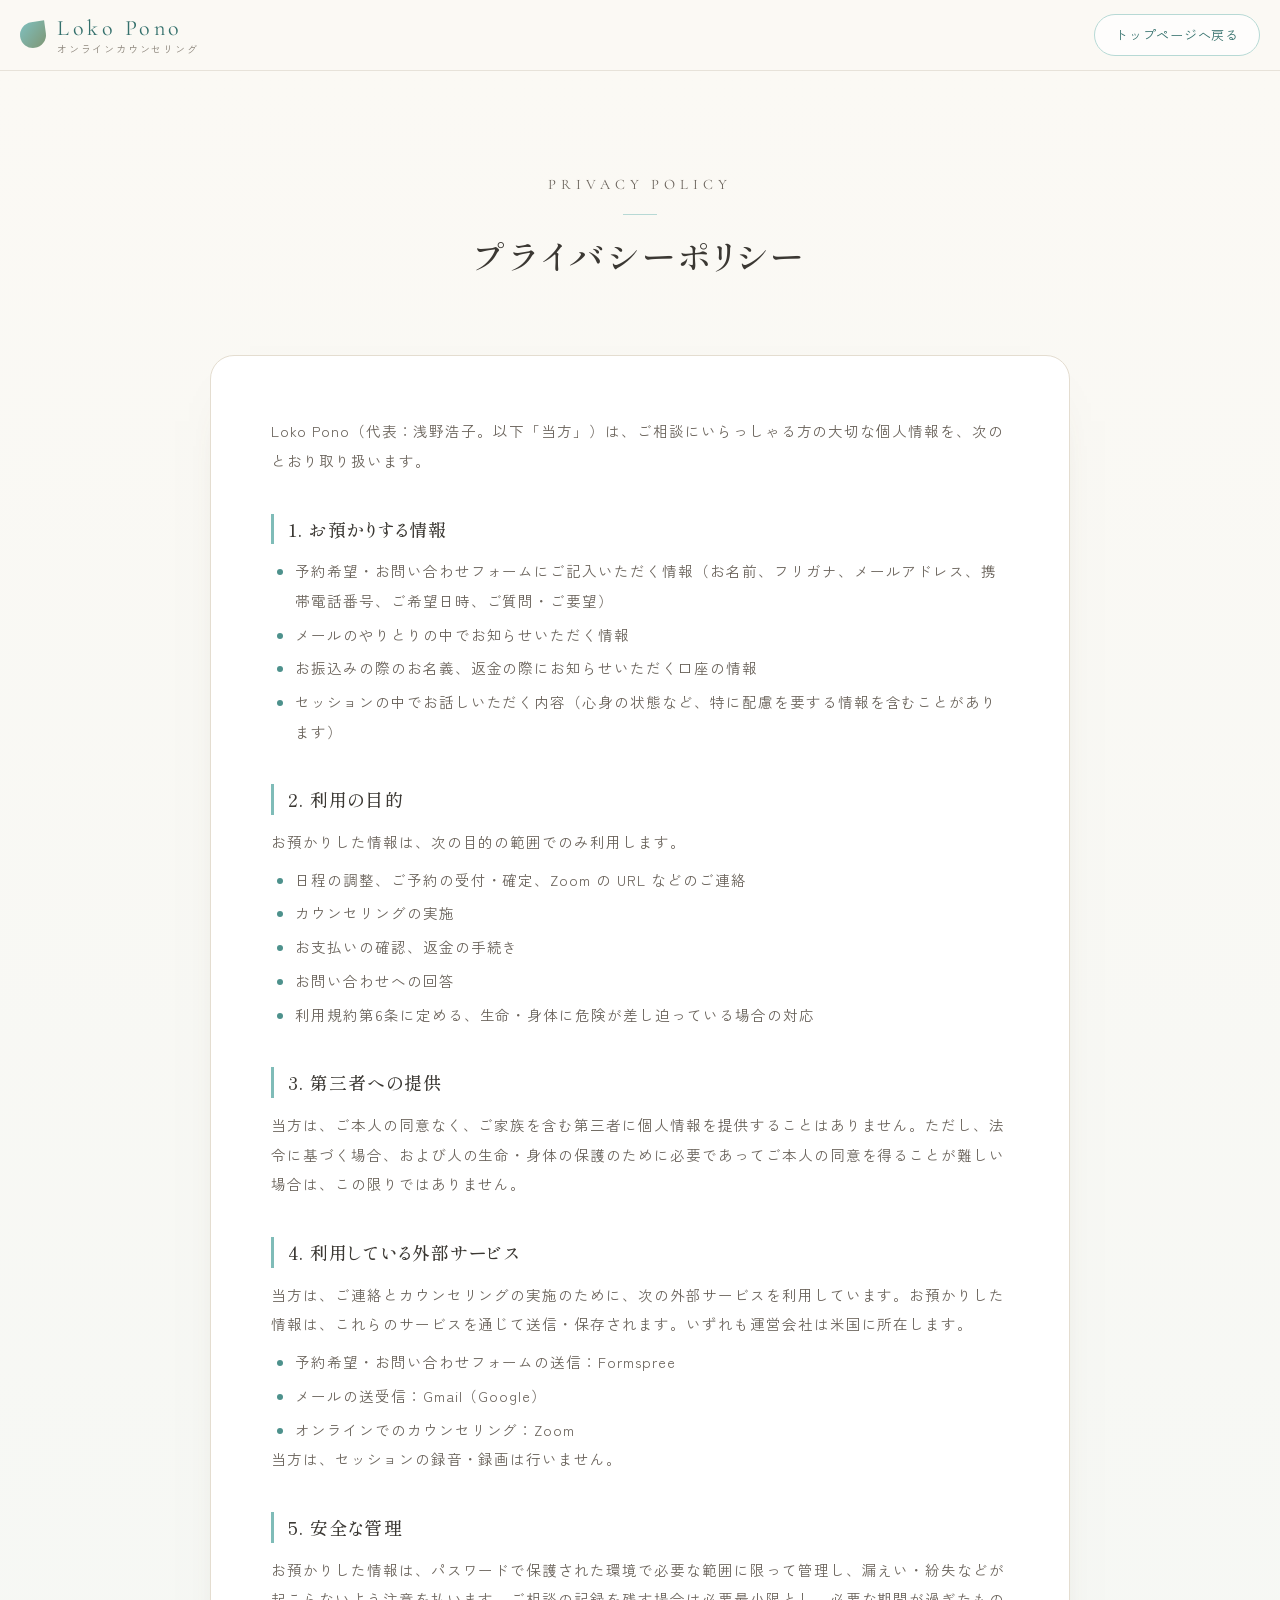
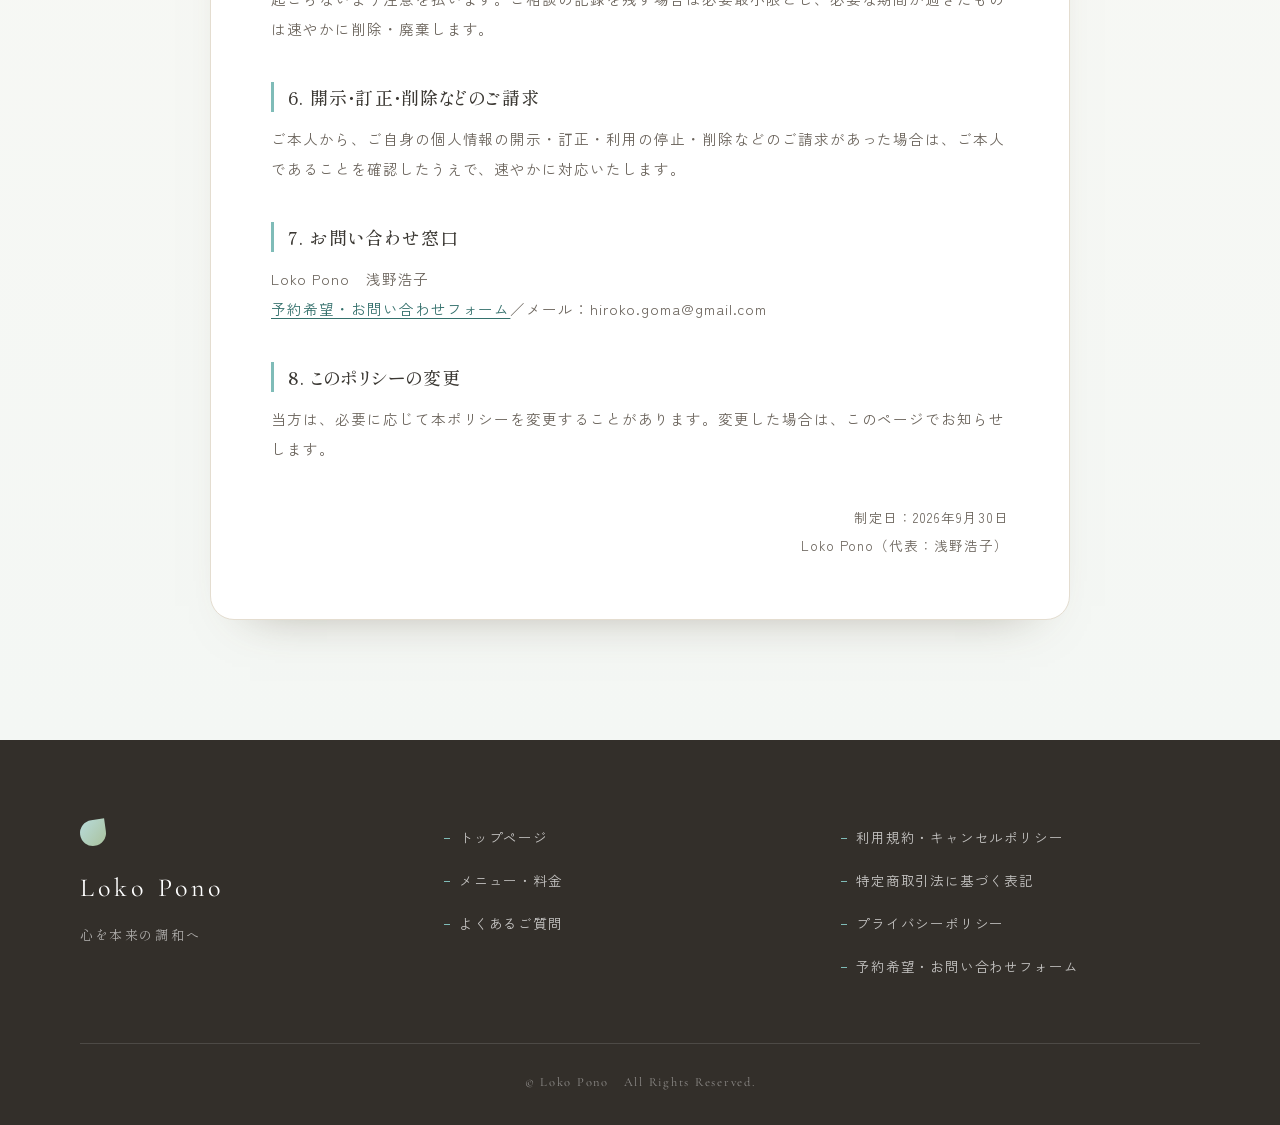
<file: privacy.html>
<!DOCTYPE html>
<html lang="ja">
<head>
<meta charset="UTF-8">
<meta name="viewport" content="width=device-width, initial-scale=1.0">
<title>プライバシーポリシー｜Loko Pono（ロコ・ポノ）オンラインカウンセリング</title>
<meta name="description" content="Loko Pono オンラインカウンセリングのプライバシーポリシー（個人情報の取り扱い）です。">
<meta name="format-detection" content="telephone=no">
<link rel="preconnect" href="https://fonts.googleapis.com">
<link rel="preconnect" href="https://fonts.gstatic.com" crossorigin>
<link href="https://fonts.googleapis.com/css2?family=Shippori+Mincho+B1:wght@400;500;600&family=Zen+Kaku+Gothic+New:wght@300;400;500;700&family=Cormorant+Garamond:ital,wght@0,300;0,400;1,300&display=swap" rel="stylesheet">
<link rel="stylesheet" href="assets/css/style.css">
</head>
<body class="page-legal">

<header class="header" id="header">
  <div class="header__inner">
    <a href="index.html" class="logo">
      <span class="logo__mark" aria-hidden="true"></span>
      <span class="logo__text">
        <span class="logo__en">Loko Pono</span>
        <span class="logo__ja">オンラインカウンセリング</span>
      </span>
    </a>
    <a href="index.html" class="header__back">トップページへ戻る</a>
  </div>
</header>

<main class="legal">
  <div class="legal__inner">
    <header class="sec-head">
      <p class="sec-head__en">Privacy Policy</p>
      <h1 class="sec-head__ja">プライバシーポリシー</h1>
    </header>

    <section class="legal__box">
      <p class="legal__lead">Loko Pono（代表：浅野浩子。以下「当方」）は、ご相談にいらっしゃる方の大切な個人情報を、次のとおり取り扱います。</p>

      <h3>1. お預かりする情報</h3>
      <ul>
        <li>予約希望・お問い合わせフォームにご記入いただく情報（お名前、フリガナ、メールアドレス、携帯電話番号、ご希望日時、ご質問・ご要望）</li>
        <li>メールのやりとりの中でお知らせいただく情報</li>
        <li>お振込みの際のお名義、返金の際にお知らせいただく口座の情報</li>
        <li>セッションの中でお話しいただく内容（心身の状態など、特に配慮を要する情報を含むことがあります）</li>
      </ul>

      <h3>2. 利用の目的</h3>
      <p>お預かりした情報は、次の目的の範囲でのみ利用します。</p>
      <ul>
        <li>日程の調整、ご予約の受付・確定、Zoom の URL などのご連絡</li>
        <li>カウンセリングの実施</li>
        <li>お支払いの確認、返金の手続き</li>
        <li>お問い合わせへの回答</li>
        <li>利用規約第6条に定める、生命・身体に危険が差し迫っている場合の対応</li>
      </ul>

      <h3>3. 第三者への提供</h3>
      <p>当方は、ご本人の同意なく、ご家族を含む第三者に個人情報を提供することはありません。ただし、法令に基づく場合、および人の生命・身体の保護のために必要であってご本人の同意を得ることが難しい場合は、この限りではありません。</p>

      <h3>4. 利用している外部サービス</h3>
      <p>当方は、ご連絡とカウンセリングの実施のために、次の外部サービスを利用しています。お預かりした情報は、これらのサービスを通じて送信・保存されます。いずれも運営会社は米国に所在します。</p>
      <ul>
        <li>予約希望・お問い合わせフォームの送信：Formspree</li>
        <li>メールの送受信：Gmail（Google）</li>
        <li>オンラインでのカウンセリング：Zoom</li>
      </ul>
      <p>当方は、セッションの録音・録画は行いません。</p>

      <h3>5. 安全な管理</h3>
      <p>お預かりした情報は、パスワードで保護された環境で必要な範囲に限って管理し、漏えい・紛失などが起こらないよう注意を払います。ご相談の記録を残す場合は必要最小限とし、必要な期間が過ぎたものは速やかに削除・廃棄します。</p>

      <h3>6. 開示・訂正・削除などのご請求</h3>
      <p>ご本人から、ご自身の個人情報の開示・訂正・利用の停止・削除などのご請求があった場合は、ご本人であることを確認したうえで、速やかに対応いたします。</p>

      <h3>7. お問い合わせ窓口</h3>
      <p>Loko Pono　浅野浩子<br>
        <a href="index.html#reserve">予約希望・お問い合わせフォーム</a>／メール：hiroko.goma@gmail.com</p>

      <h3>8. このポリシーの変更</h3>
      <p>当方は、必要に応じて本ポリシーを変更することがあります。変更した場合は、このページでお知らせします。</p>

      <p class="legal__date">制定日：2026年9月30日<br>Loko Pono（代表：浅野浩子）</p>
    </section>
  </div>
</main>

<footer class="footer">
  <div class="container footer__inner">
    <div class="footer__brand">
      <span class="logo__mark logo__mark--light" aria-hidden="true"></span>
      <p class="footer__name">Loko Pono</p>
      <p class="footer__concept">心を本来の調和へ</p>
    </div>
    <nav class="footer__nav" aria-label="フッターメニュー">
      <ul>
        <li><a href="index.html">トップページ</a></li>
        <li><a href="index.html#price">メニュー・料金</a></li>
        <li><a href="index.html#faq">よくあるご質問</a></li>
      </ul>
      <ul>
        <li><a href="terms.html">利用規約・キャンセルポリシー</a></li>
        <li><a href="tokushoho.html">特定商取引法に基づく表記</a></li>
        <li><a href="privacy.html">プライバシーポリシー</a></li>
        <li><a href="index.html#reserve">予約希望・お問い合わせフォーム</a></li>
      </ul>
    </nav>
  </div>
  <p class="copyright">&copy; Loko Pono　All Rights Reserved.</p>
</footer>

</body>
</html>
</file>
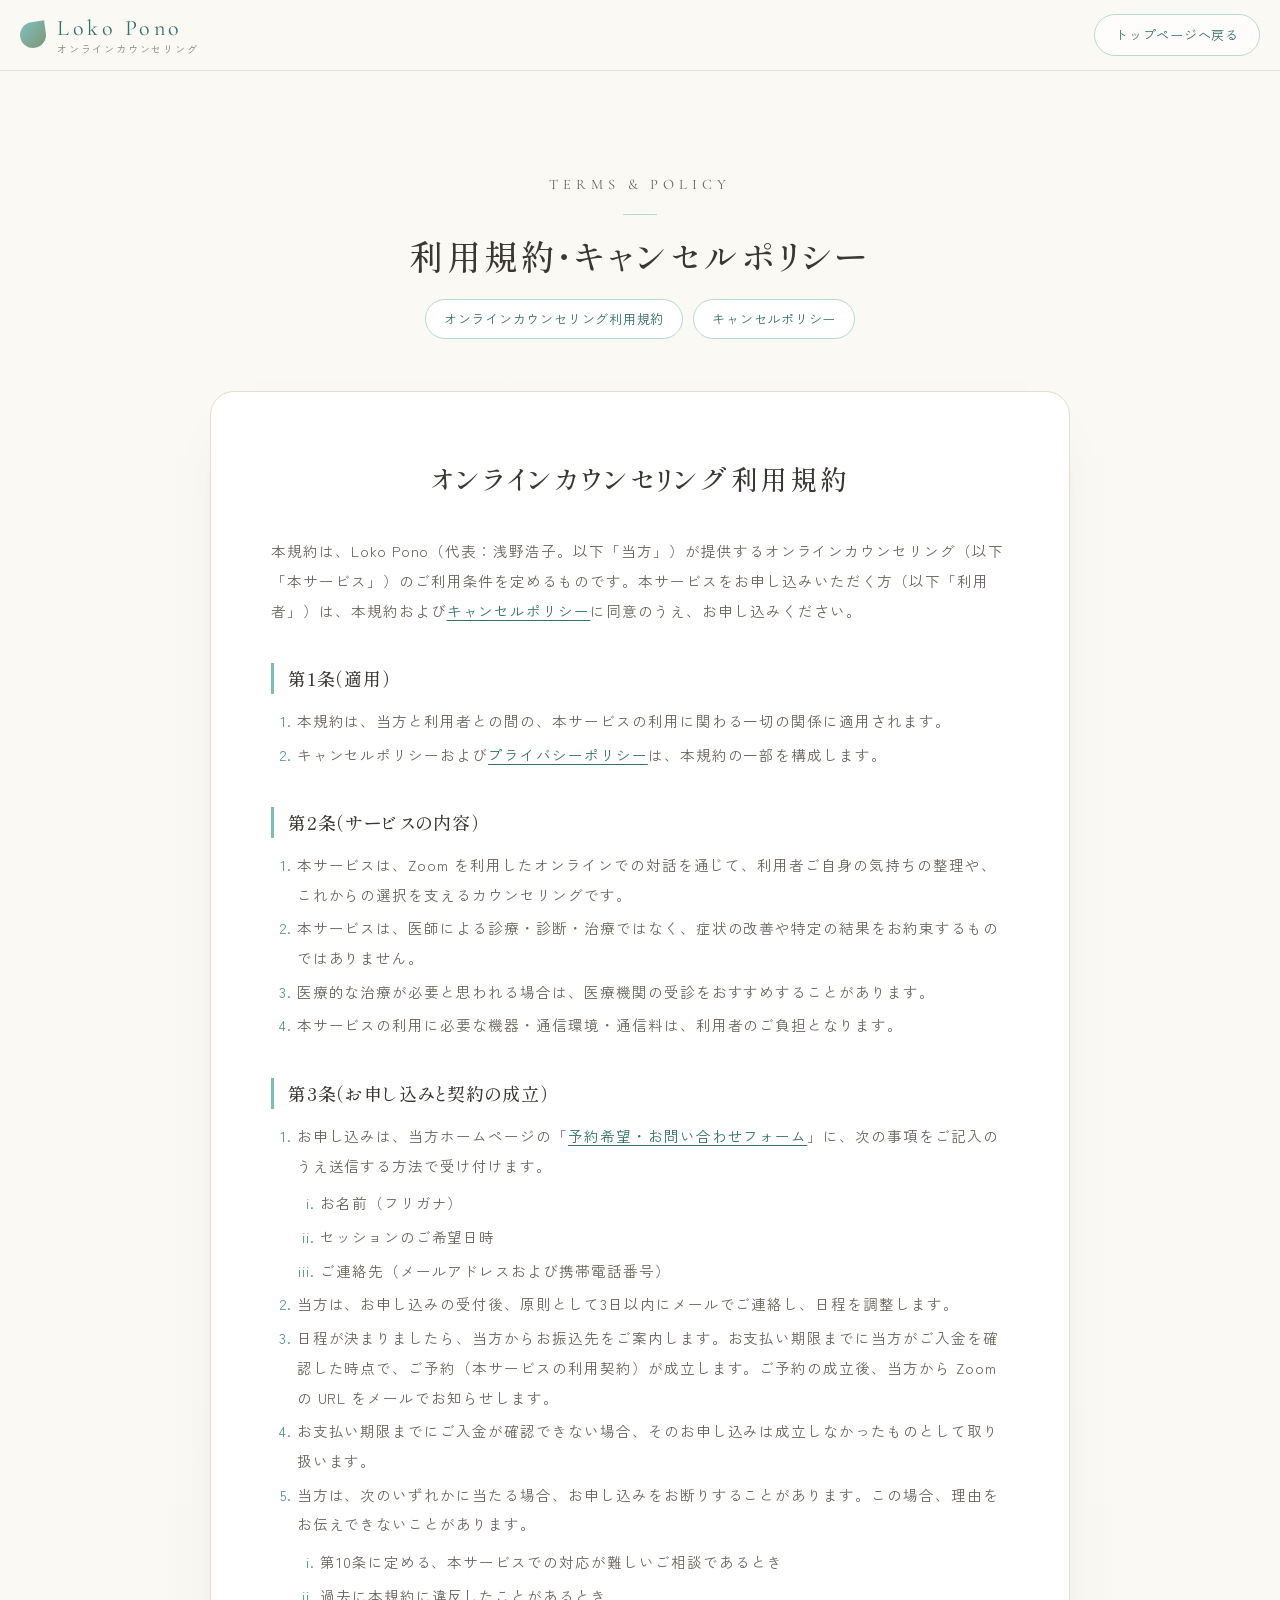
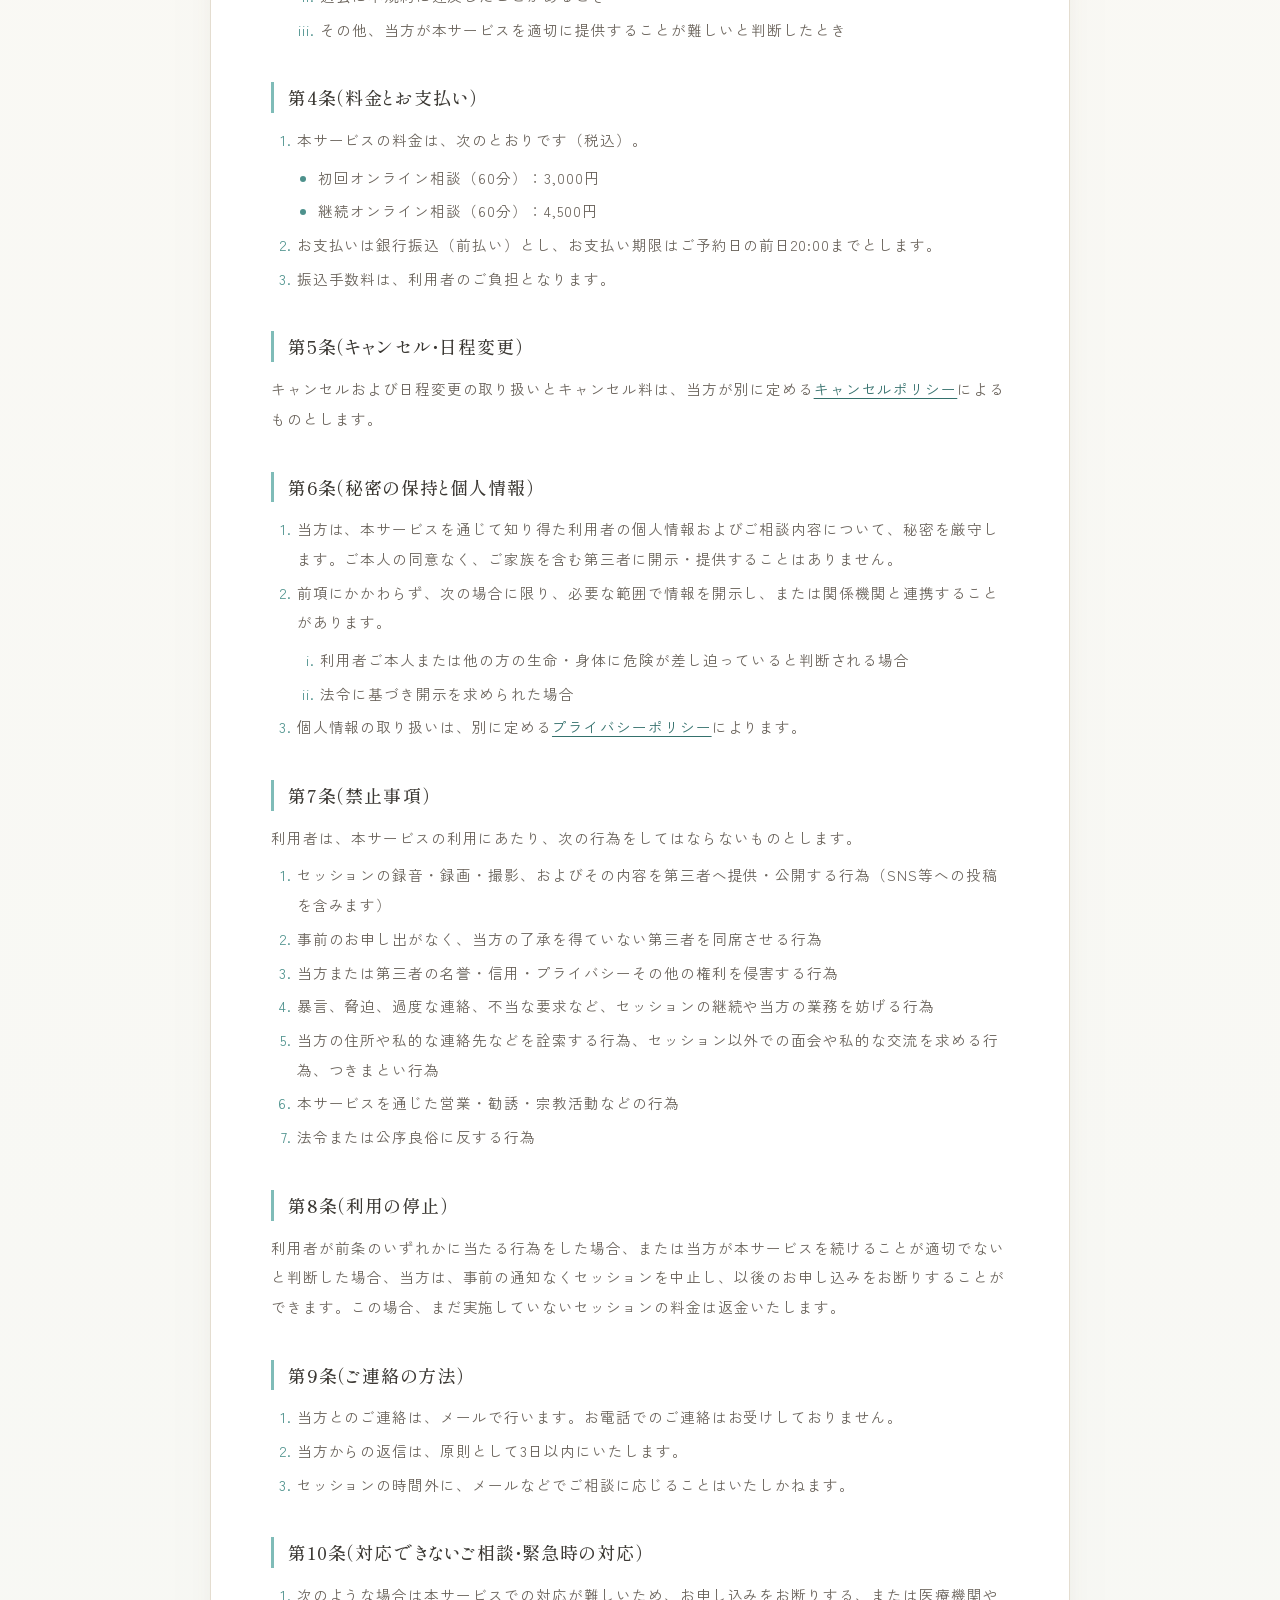
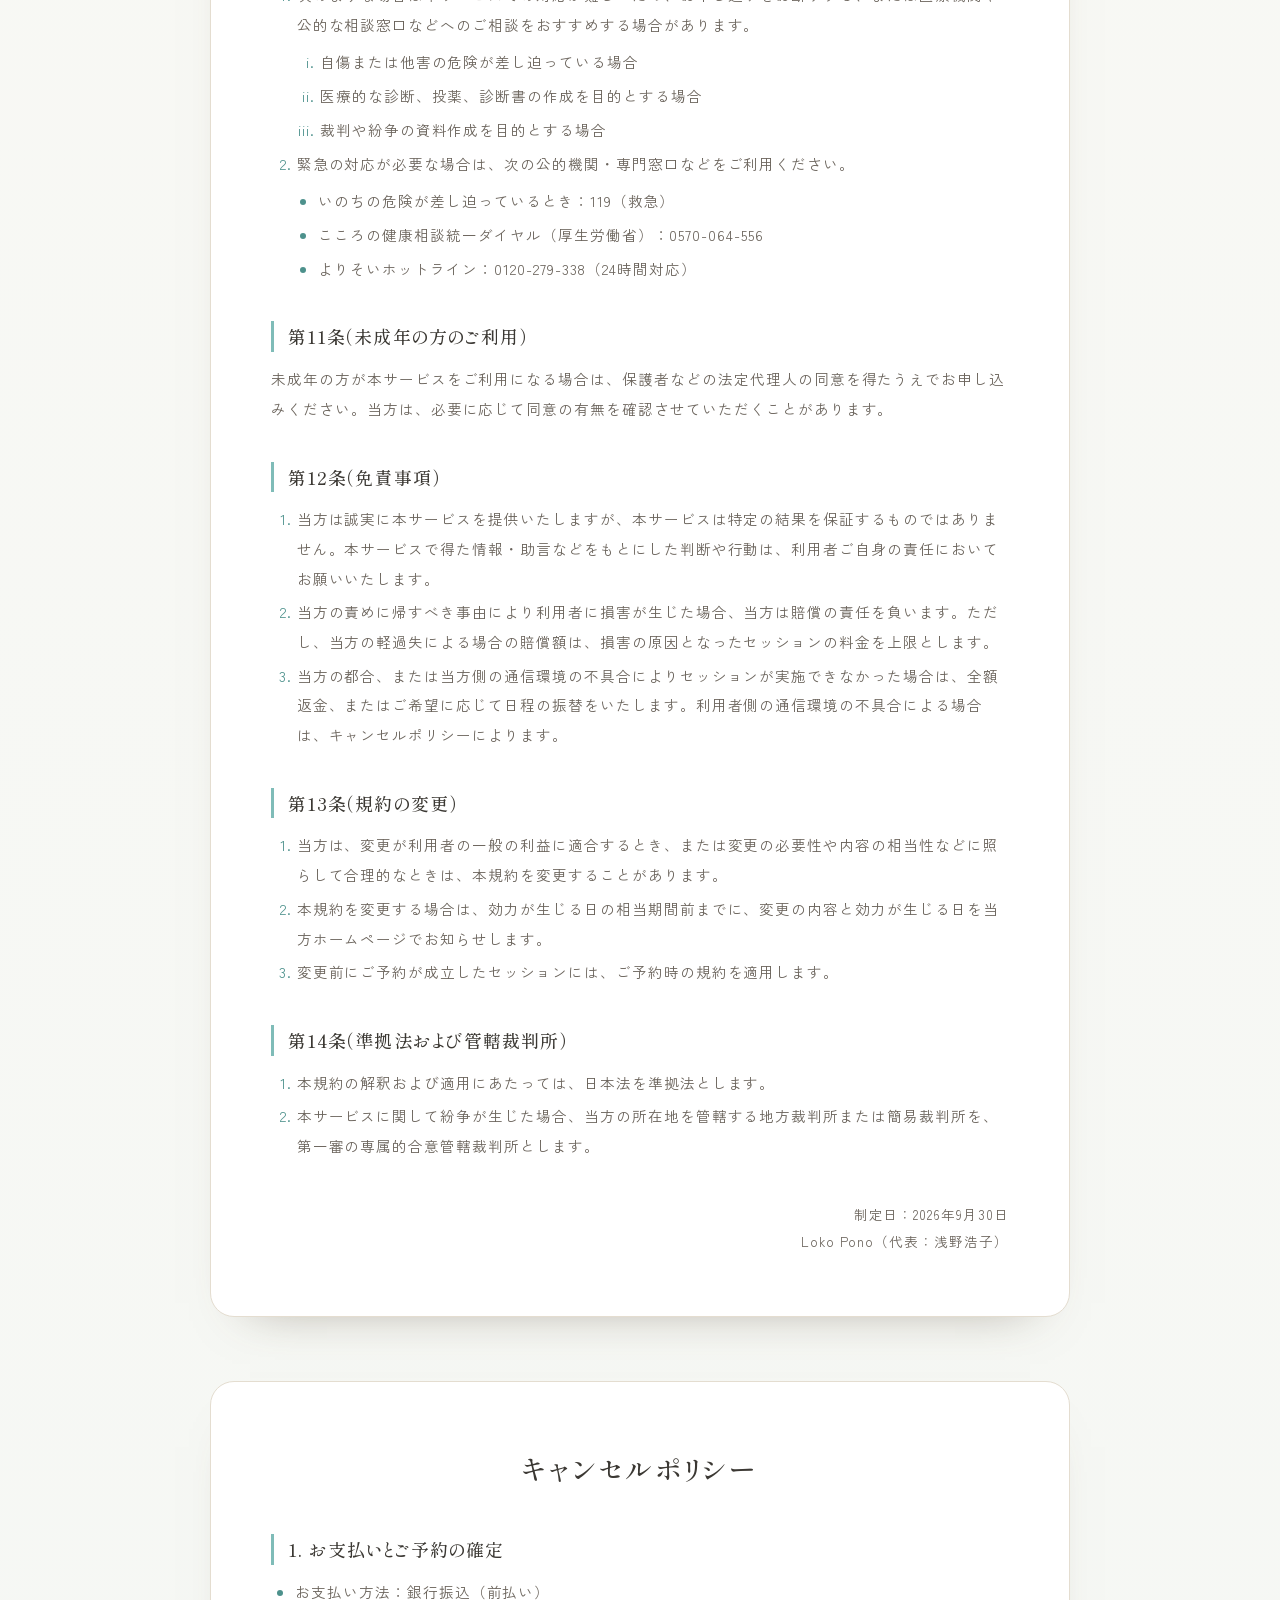
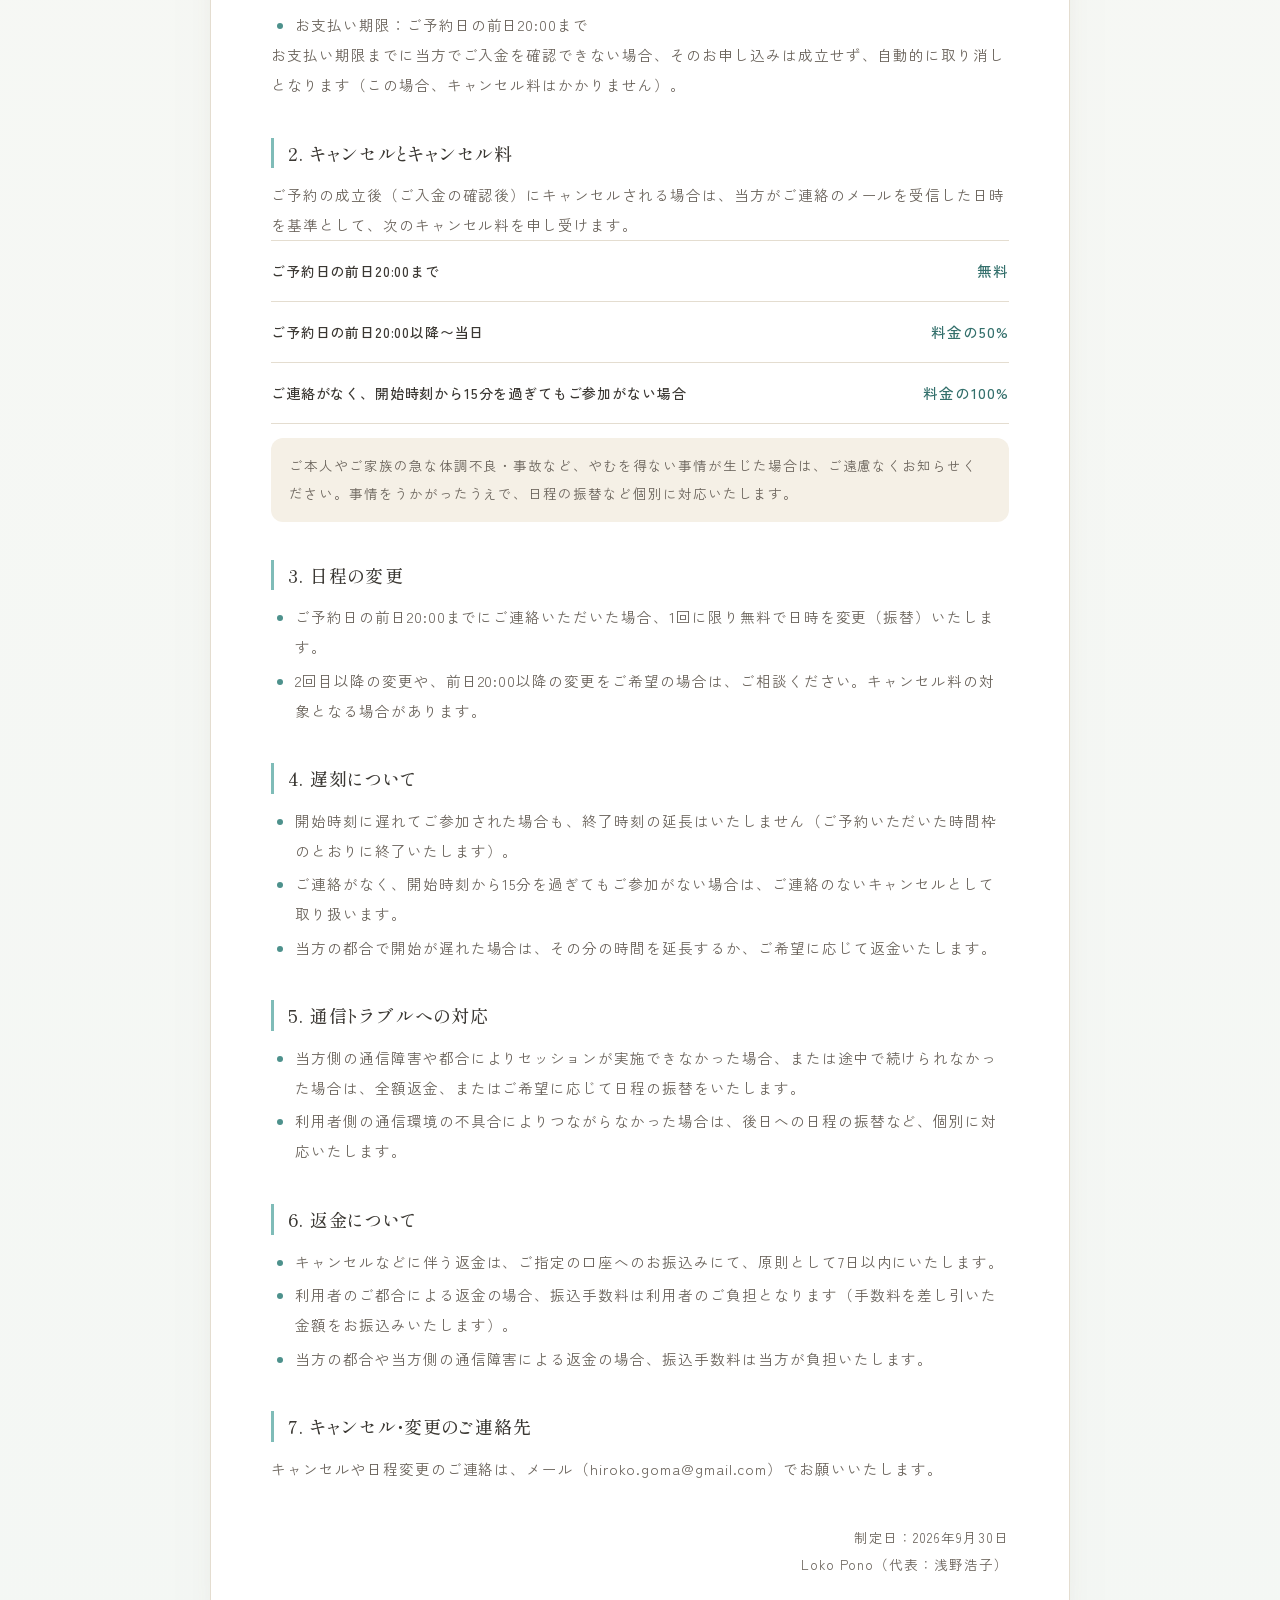
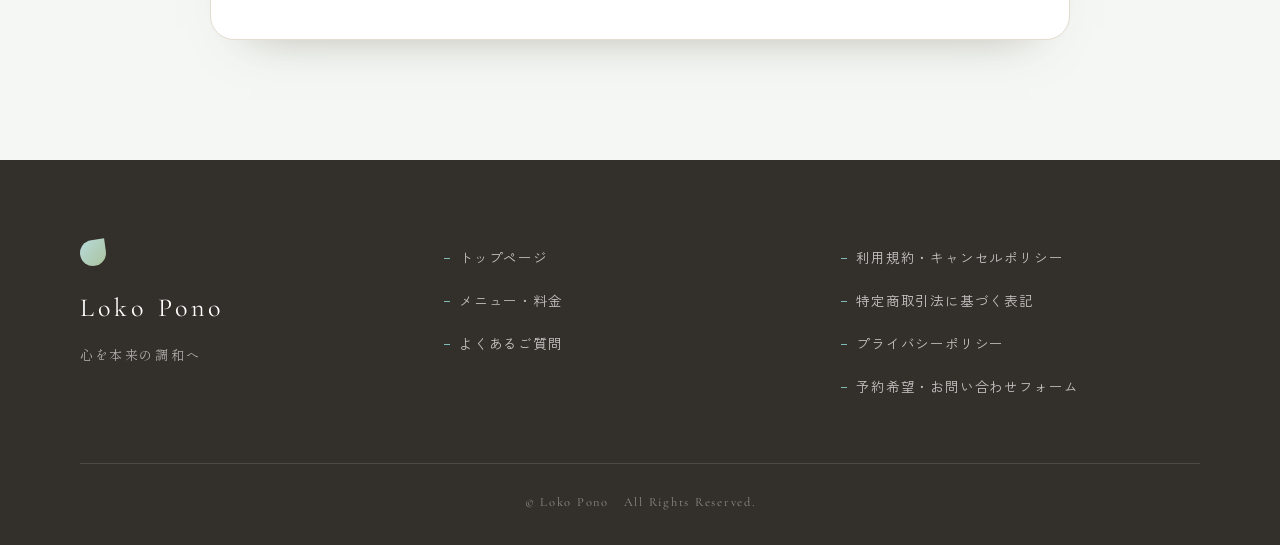
<file: terms.html>
<!DOCTYPE html>
<html lang="ja">
<head>
<meta charset="UTF-8">
<meta name="viewport" content="width=device-width, initial-scale=1.0">
<title>利用規約・キャンセルポリシー｜Loko Pono（ロコ・ポノ）オンラインカウンセリング</title>
<meta name="description" content="Loko Pono オンラインカウンセリングの利用規約とキャンセルポリシーです。">
<meta name="format-detection" content="telephone=no">
<link rel="preconnect" href="https://fonts.googleapis.com">
<link rel="preconnect" href="https://fonts.gstatic.com" crossorigin>
<link href="https://fonts.googleapis.com/css2?family=Shippori+Mincho+B1:wght@400;500;600&family=Zen+Kaku+Gothic+New:wght@300;400;500;700&family=Cormorant+Garamond:ital,wght@0,300;0,400;1,300&display=swap" rel="stylesheet">
<link rel="stylesheet" href="assets/css/style.css">
</head>
<body class="page-legal">

<header class="header" id="header">
  <div class="header__inner">
    <a href="index.html" class="logo">
      <span class="logo__mark" aria-hidden="true"></span>
      <span class="logo__text">
        <span class="logo__en">Loko Pono</span>
        <span class="logo__ja">オンラインカウンセリング</span>
      </span>
    </a>
    <a href="index.html" class="header__back">トップページへ戻る</a>
  </div>
</header>

<main class="legal">
  <div class="legal__inner">
    <header class="sec-head">
      <p class="sec-head__en">Terms &amp; Policy</p>
      <h1 class="sec-head__ja">利用規約・<br class="sp-only">キャンセルポリシー</h1>
    </header>

    <nav class="legal__toc" aria-label="このページの目次">
      <a href="#terms">オンラインカウンセリング利用規約</a>
      <a href="#cancel">キャンセルポリシー</a>
    </nav>

    <!-- ============ 利用規約 ============ -->
    <section class="legal__box" id="terms">
      <h2 class="legal__title">オンラインカウンセリング<br class="sp-only">利用規約</h2>
      <p class="legal__lead">本規約は、Loko Pono（代表：浅野浩子。以下「当方」）が提供するオンラインカウンセリング（以下「本サービス」）のご利用条件を定めるものです。本サービスをお申し込みいただく方（以下「利用者」）は、本規約および<a href="#cancel">キャンセルポリシー</a>に同意のうえ、お申し込みください。</p>

      <h3>第1条（適用）</h3>
      <ol>
        <li>本規約は、当方と利用者との間の、本サービスの利用に関わる一切の関係に適用されます。</li>
        <li>キャンセルポリシーおよび<a href="privacy.html">プライバシーポリシー</a>は、本規約の一部を構成します。</li>
      </ol>

      <h3>第2条（サービスの内容）</h3>
      <ol>
        <li>本サービスは、Zoom を利用したオンラインでの対話を通じて、利用者ご自身の気持ちの整理や、これからの選択を支えるカウンセリングです。</li>
        <li>本サービスは、医師による診療・診断・治療ではなく、症状の改善や特定の結果をお約束するものではありません。</li>
        <li>医療的な治療が必要と思われる場合は、医療機関の受診をおすすめすることがあります。</li>
        <li>本サービスの利用に必要な機器・通信環境・通信料は、利用者のご負担となります。</li>
      </ol>

      <h3>第3条（お申し込みと契約の成立）</h3>
      <ol>
        <li>お申し込みは、当方ホームページの「<a href="index.html#reserve">予約希望・お問い合わせフォーム</a>」に、次の事項をご記入のうえ送信する方法で受け付けます。
          <ol>
            <li>お名前（フリガナ）</li>
            <li>セッションのご希望日時</li>
            <li>ご連絡先（メールアドレスおよび携帯電話番号）</li>
          </ol>
        </li>
        <li>当方は、お申し込みの受付後、原則として3日以内にメールでご連絡し、日程を調整します。</li>
        <li>日程が決まりましたら、当方からお振込先をご案内します。お支払い期限までに当方がご入金を確認した時点で、ご予約（本サービスの利用契約）が成立します。ご予約の成立後、当方から Zoom の URL をメールでお知らせします。</li>
        <li>お支払い期限までにご入金が確認できない場合、そのお申し込みは成立しなかったものとして取り扱います。</li>
        <li>当方は、次のいずれかに当たる場合、お申し込みをお断りすることがあります。この場合、理由をお伝えできないことがあります。
          <ol>
            <li>第10条に定める、本サービスでの対応が難しいご相談であるとき</li>
            <li>過去に本規約に違反したことがあるとき</li>
            <li>その他、当方が本サービスを適切に提供することが難しいと判断したとき</li>
          </ol>
        </li>
      </ol>

      <h3>第4条（料金とお支払い）</h3>
      <ol>
        <li>本サービスの料金は、次のとおりです（税込）。
          <ul>
            <li>初回オンライン相談（60分）：3,000円</li>
            <li>継続オンライン相談（60分）：4,500円</li>
          </ul>
        </li>
        <li>お支払いは銀行振込（前払い）とし、お支払い期限はご予約日の前日20:00までとします。</li>
        <li>振込手数料は、利用者のご負担となります。</li>
      </ol>

      <h3>第5条（キャンセル・日程変更）</h3>
      <p>キャンセルおよび日程変更の取り扱いとキャンセル料は、当方が別に定める<a href="#cancel">キャンセルポリシー</a>によるものとします。</p>

      <h3>第6条（秘密の保持と個人情報）</h3>
      <ol>
        <li>当方は、本サービスを通じて知り得た利用者の個人情報およびご相談内容について、秘密を厳守します。ご本人の同意なく、ご家族を含む第三者に開示・提供することはありません。</li>
        <li>前項にかかわらず、次の場合に限り、必要な範囲で情報を開示し、または関係機関と連携することがあります。
          <ol>
            <li>利用者ご本人または他の方の生命・身体に危険が差し迫っていると判断される場合</li>
            <li>法令に基づき開示を求められた場合</li>
          </ol>
        </li>
        <li>個人情報の取り扱いは、別に定める<a href="privacy.html">プライバシーポリシー</a>によります。</li>
      </ol>

      <h3>第7条（禁止事項）</h3>
      <p>利用者は、本サービスの利用にあたり、次の行為をしてはならないものとします。</p>
      <ol>
        <li>セッションの録音・録画・撮影、およびその内容を第三者へ提供・公開する行為（SNS等への投稿を含みます）</li>
        <li>事前のお申し出がなく、当方の了承を得ていない第三者を同席させる行為</li>
        <li>当方または第三者の名誉・信用・プライバシーその他の権利を侵害する行為</li>
        <li>暴言、脅迫、過度な連絡、不当な要求など、セッションの継続や当方の業務を妨げる行為</li>
        <li>当方の住所や私的な連絡先などを詮索する行為、セッション以外での面会や私的な交流を求める行為、つきまとい行為</li>
        <li>本サービスを通じた営業・勧誘・宗教活動などの行為</li>
        <li>法令または公序良俗に反する行為</li>
      </ol>

      <h3>第8条（利用の停止）</h3>
      <p>利用者が前条のいずれかに当たる行為をした場合、または当方が本サービスを続けることが適切でないと判断した場合、当方は、事前の通知なくセッションを中止し、以後のお申し込みをお断りすることができます。この場合、まだ実施していないセッションの料金は返金いたします。</p>

      <h3>第9条（ご連絡の方法）</h3>
      <ol>
        <li>当方とのご連絡は、メールで行います。お電話でのご連絡はお受けしておりません。</li>
        <li>当方からの返信は、原則として3日以内にいたします。</li>
        <li>セッションの時間外に、メールなどでご相談に応じることはいたしかねます。</li>
      </ol>

      <h3>第10条（対応できないご相談・緊急時の対応）</h3>
      <ol>
        <li>次のような場合は本サービスでの対応が難しいため、お申し込みをお断りする、または医療機関や公的な相談窓口などへのご相談をおすすめする場合があります。
          <ol>
            <li>自傷または他害の危険が差し迫っている場合</li>
            <li>医療的な診断、投薬、診断書の作成を目的とする場合</li>
            <li>裁判や紛争の資料作成を目的とする場合</li>
          </ol>
        </li>
        <li>緊急の対応が必要な場合は、次の公的機関・専門窓口などをご利用ください。
          <ul>
            <li>いのちの危険が差し迫っているとき：119（救急）</li>
            <li>こころの健康相談統一ダイヤル（厚生労働省）：0570-064-556</li>
            <li>よりそいホットライン：0120-279-338（24時間対応）</li>
          </ul>
        </li>
      </ol>

      <h3>第11条（未成年の方のご利用）</h3>
      <p>未成年の方が本サービスをご利用になる場合は、保護者などの法定代理人の同意を得たうえでお申し込みください。当方は、必要に応じて同意の有無を確認させていただくことがあります。</p>

      <h3>第12条（免責事項）</h3>
      <ol>
        <li>当方は誠実に本サービスを提供いたしますが、本サービスは特定の結果を保証するものではありません。本サービスで得た情報・助言などをもとにした判断や行動は、利用者ご自身の責任においてお願いいたします。</li>
        <li>当方の責めに帰すべき事由により利用者に損害が生じた場合、当方は賠償の責任を負います。ただし、当方の軽過失による場合の賠償額は、損害の原因となったセッションの料金を上限とします。</li>
        <li>当方の都合、または当方側の通信環境の不具合によりセッションが実施できなかった場合は、全額返金、またはご希望に応じて日程の振替をいたします。利用者側の通信環境の不具合による場合は、キャンセルポリシーによります。</li>
      </ol>

      <h3>第13条（規約の変更）</h3>
      <ol>
        <li>当方は、変更が利用者の一般の利益に適合するとき、または変更の必要性や内容の相当性などに照らして合理的なときは、本規約を変更することがあります。</li>
        <li>本規約を変更する場合は、効力が生じる日の相当期間前までに、変更の内容と効力が生じる日を当方ホームページでお知らせします。</li>
        <li>変更前にご予約が成立したセッションには、ご予約時の規約を適用します。</li>
      </ol>

      <h3>第14条（準拠法および管轄裁判所）</h3>
      <ol>
        <li>本規約の解釈および適用にあたっては、日本法を準拠法とします。</li>
        <li>本サービスに関して紛争が生じた場合、当方の所在地を管轄する地方裁判所または簡易裁判所を、第一審の専属的合意管轄裁判所とします。</li>
      </ol>

      <p class="legal__date">制定日：2026年9月30日<br>Loko Pono（代表：浅野浩子）</p>
    </section>

    <!-- ============ キャンセルポリシー ============ -->
    <section class="legal__box" id="cancel">
      <h2 class="legal__title">キャンセルポリシー</h2>

      <h3>1. お支払いとご予約の確定</h3>
      <ul>
        <li>お支払い方法：銀行振込（前払い）</li>
        <li>お支払い期限：ご予約日の前日20:00まで</li>
      </ul>
      <p>お支払い期限までに当方でご入金を確認できない場合、そのお申し込みは成立せず、自動的に取り消しとなります（この場合、キャンセル料はかかりません）。</p>

      <h3>2. キャンセルとキャンセル料</h3>
      <p>ご予約の成立後（ご入金の確認後）にキャンセルされる場合は、当方がご連絡のメールを受信した日時を基準として、次のキャンセル料を申し受けます。</p>
      <dl class="legal__table legal__fee">
        <div><dt>ご予約日の前日20:00まで</dt><dd>無料</dd></div>
        <div><dt>ご予約日の前日20:00以降〜当日</dt><dd>料金の50%</dd></div>
        <div><dt>ご連絡がなく、開始時刻から15分を過ぎてもご参加がない場合</dt><dd>料金の100%</dd></div>
      </dl>
      <p class="legal__note">ご本人やご家族の急な体調不良・事故など、やむを得ない事情が生じた場合は、ご遠慮なくお知らせください。事情をうかがったうえで、日程の振替など個別に対応いたします。</p>

      <h3>3. 日程の変更</h3>
      <ul>
        <li>ご予約日の前日20:00までにご連絡いただいた場合、1回に限り無料で日時を変更（振替）いたします。</li>
        <li>2回目以降の変更や、前日20:00以降の変更をご希望の場合は、ご相談ください。キャンセル料の対象となる場合があります。</li>
      </ul>

      <h3>4. 遅刻について</h3>
      <ul>
        <li>開始時刻に遅れてご参加された場合も、終了時刻の延長はいたしません（ご予約いただいた時間枠のとおりに終了いたします）。</li>
        <li>ご連絡がなく、開始時刻から15分を過ぎてもご参加がない場合は、ご連絡のないキャンセルとして取り扱います。</li>
        <li>当方の都合で開始が遅れた場合は、その分の時間を延長するか、ご希望に応じて返金いたします。</li>
      </ul>

      <h3>5. 通信トラブルへの対応</h3>
      <ul>
        <li>当方側の通信障害や都合によりセッションが実施できなかった場合、または途中で続けられなかった場合は、全額返金、またはご希望に応じて日程の振替をいたします。</li>
        <li>利用者側の通信環境の不具合によりつながらなかった場合は、後日への日程の振替など、個別に対応いたします。</li>
      </ul>

      <h3>6. 返金について</h3>
      <ul>
        <li>キャンセルなどに伴う返金は、ご指定の口座へのお振込みにて、原則として7日以内にいたします。</li>
        <li>利用者のご都合による返金の場合、振込手数料は利用者のご負担となります（手数料を差し引いた金額をお振込みいたします）。</li>
        <li>当方の都合や当方側の通信障害による返金の場合、振込手数料は当方が負担いたします。</li>
      </ul>

      <h3>7. キャンセル・変更のご連絡先</h3>
      <p>キャンセルや日程変更のご連絡は、メール（<span data-contact-email>hiroko.goma@gmail.com</span>）でお願いいたします。</p>

      <p class="legal__date">制定日：2026年9月30日<br>Loko Pono（代表：浅野浩子）</p>
    </section>
  </div>
</main>

<footer class="footer">
  <div class="container footer__inner">
    <div class="footer__brand">
      <span class="logo__mark logo__mark--light" aria-hidden="true"></span>
      <p class="footer__name">Loko Pono</p>
      <p class="footer__concept">心を本来の調和へ</p>
    </div>
    <nav class="footer__nav" aria-label="フッターメニュー">
      <ul>
        <li><a href="index.html">トップページ</a></li>
        <li><a href="index.html#price">メニュー・料金</a></li>
        <li><a href="index.html#faq">よくあるご質問</a></li>
      </ul>
      <ul>
        <li><a href="terms.html">利用規約・キャンセルポリシー</a></li>
        <li><a href="tokushoho.html">特定商取引法に基づく表記</a></li>
        <li><a href="privacy.html">プライバシーポリシー</a></li>
        <li><a href="index.html#reserve">予約希望・お問い合わせフォーム</a></li>
      </ul>
    </nav>
  </div>
  <p class="copyright">&copy; Loko Pono　All Rights Reserved.</p>
</footer>

</body>
</html>
</file>
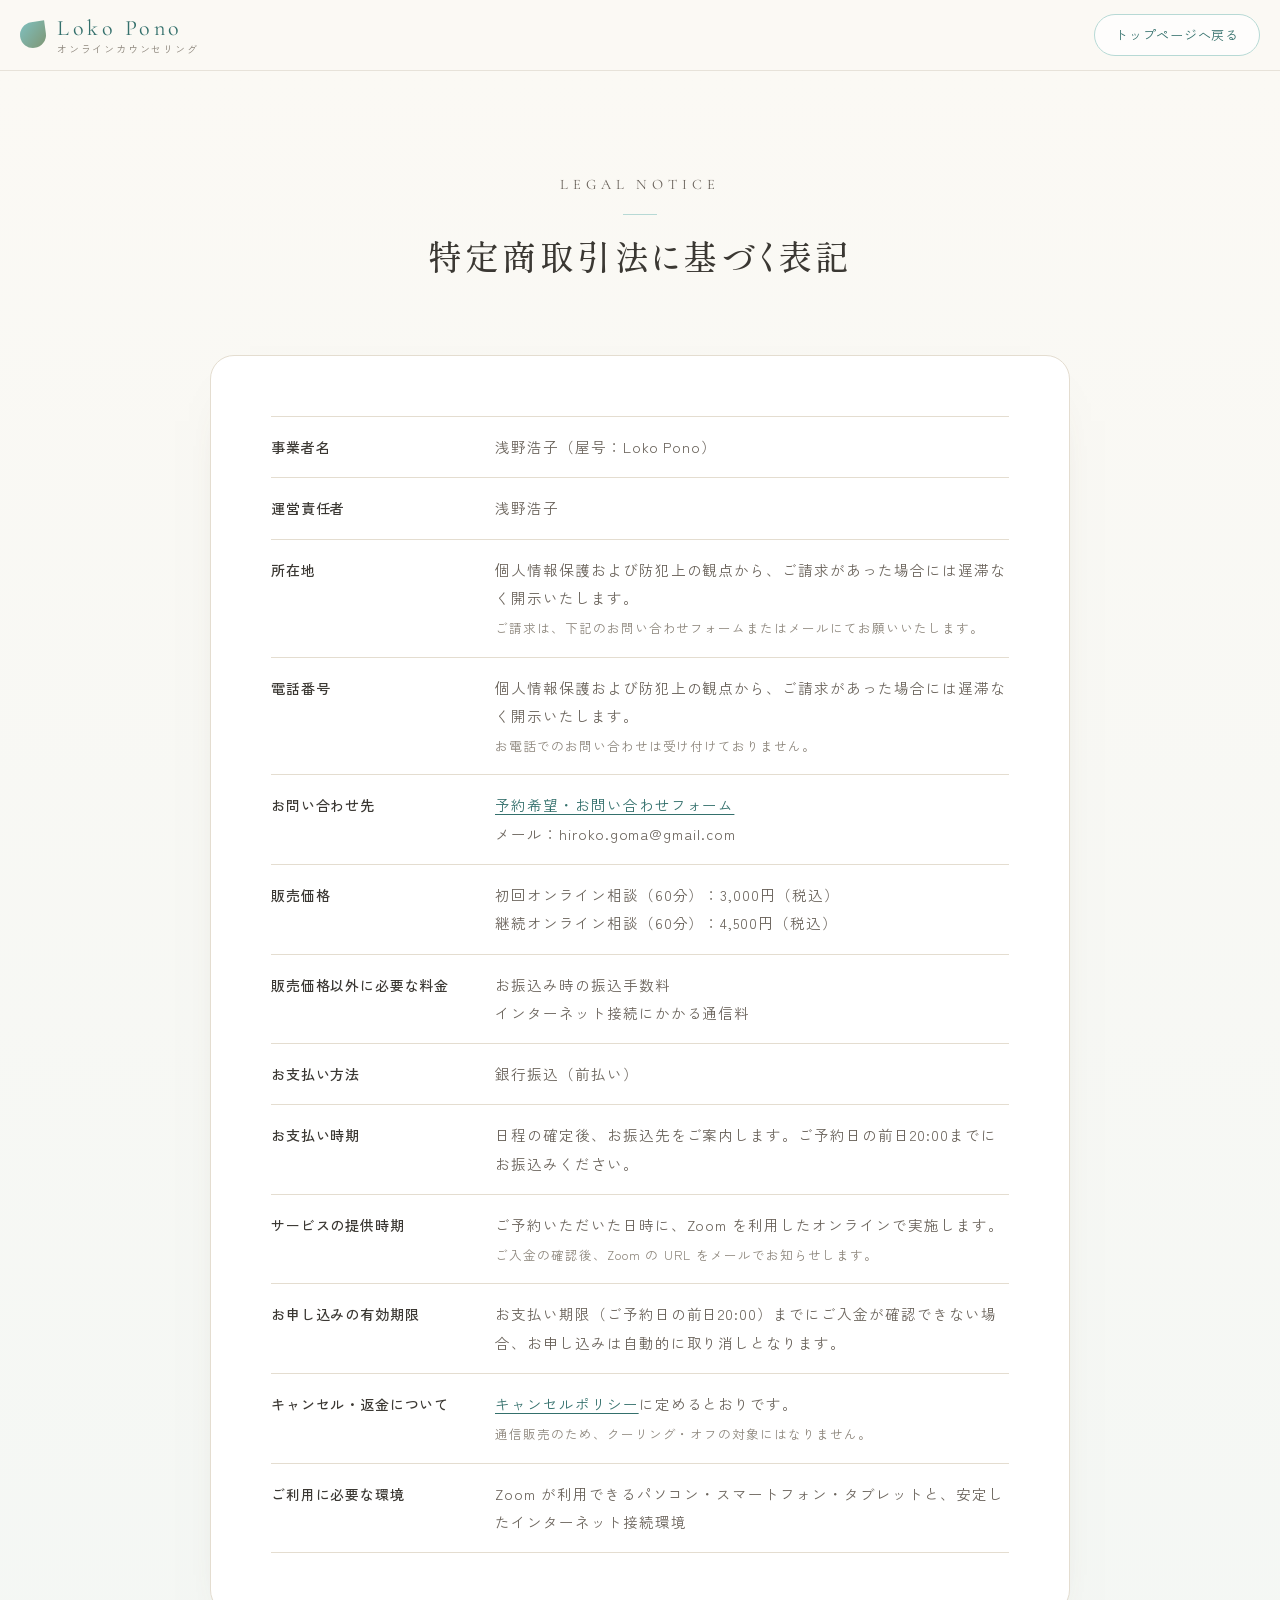
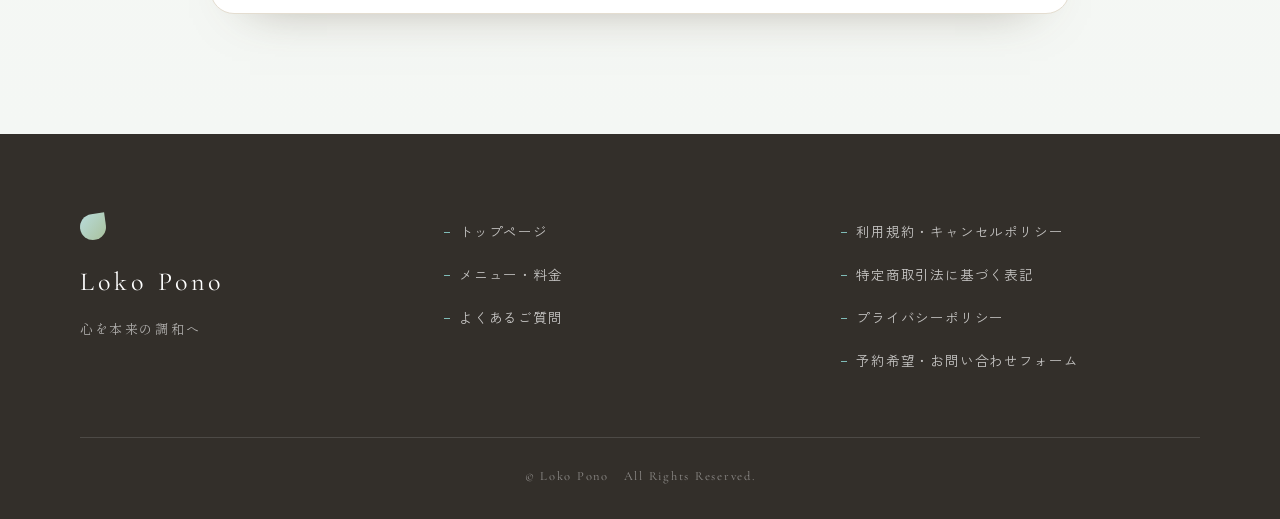
<file: tokushoho.html>
<!DOCTYPE html>
<html lang="ja">
<head>
<meta charset="UTF-8">
<meta name="viewport" content="width=device-width, initial-scale=1.0">
<title>特定商取引法に基づく表記｜Loko Pono（ロコ・ポノ）オンラインカウンセリング</title>
<meta name="description" content="Loko Pono オンラインカウンセリングの特定商取引法に基づく表記です。">
<meta name="format-detection" content="telephone=no">
<link rel="preconnect" href="https://fonts.googleapis.com">
<link rel="preconnect" href="https://fonts.gstatic.com" crossorigin>
<link href="https://fonts.googleapis.com/css2?family=Shippori+Mincho+B1:wght@400;500;600&family=Zen+Kaku+Gothic+New:wght@300;400;500;700&family=Cormorant+Garamond:ital,wght@0,300;0,400;1,300&display=swap" rel="stylesheet">
<link rel="stylesheet" href="assets/css/style.css">
</head>
<body class="page-legal">

<header class="header" id="header">
  <div class="header__inner">
    <a href="index.html" class="logo">
      <span class="logo__mark" aria-hidden="true"></span>
      <span class="logo__text">
        <span class="logo__en">Loko Pono</span>
        <span class="logo__ja">オンラインカウンセリング</span>
      </span>
    </a>
    <a href="index.html" class="header__back">トップページへ戻る</a>
  </div>
</header>

<main class="legal">
  <div class="legal__inner">
    <header class="sec-head">
      <p class="sec-head__en">Legal Notice</p>
      <h1 class="sec-head__ja">特定商取引法に基づく表記</h1>
    </header>

    <section class="legal__box">
      <dl class="legal__table">
        <div>
          <dt>事業者名</dt>
          <dd>浅野浩子（屋号：Loko Pono）</dd>
        </div>
        <div>
          <dt>運営責任者</dt>
          <dd>浅野浩子</dd>
        </div>
        <div>
          <dt>所在地</dt>
          <dd>個人情報保護および防犯上の観点から、ご請求があった場合には遅滞なく開示いたします。
            <small>ご請求は、下記のお問い合わせフォームまたはメールにてお願いいたします。</small></dd>
        </div>
        <div>
          <dt>電話番号</dt>
          <dd>個人情報保護および防犯上の観点から、ご請求があった場合には遅滞なく開示いたします。
            <small>お電話でのお問い合わせは受け付けておりません。</small></dd>
        </div>
        <div>
          <dt>お問い合わせ先</dt>
          <dd><a href="index.html#reserve">予約希望・お問い合わせフォーム</a><br>
            メール：hiroko.goma@gmail.com</dd>
        </div>
        <div>
          <dt>販売価格</dt>
          <dd>初回オンライン相談（60分）：3,000円（税込）<br>
            継続オンライン相談（60分）：4,500円（税込）</dd>
        </div>
        <div>
          <dt>販売価格以外に必要な料金</dt>
          <dd>お振込み時の振込手数料<br>
            インターネット接続にかかる通信料</dd>
        </div>
        <div>
          <dt>お支払い方法</dt>
          <dd>銀行振込（前払い）</dd>
        </div>
        <div>
          <dt>お支払い時期</dt>
          <dd>日程の確定後、お振込先をご案内します。ご予約日の前日20:00までにお振込みください。</dd>
        </div>
        <div>
          <dt>サービスの提供時期</dt>
          <dd>ご予約いただいた日時に、Zoom を利用したオンラインで実施します。
            <small>ご入金の確認後、Zoom の URL をメールでお知らせします。</small></dd>
        </div>
        <div>
          <dt>お申し込みの有効期限</dt>
          <dd>お支払い期限（ご予約日の前日20:00）までにご入金が確認できない場合、お申し込みは自動的に取り消しとなります。</dd>
        </div>
        <div>
          <dt>キャンセル・返金について</dt>
          <dd><a href="terms.html#cancel">キャンセルポリシー</a>に定めるとおりです。
            <small>通信販売のため、クーリング・オフの対象にはなりません。</small></dd>
        </div>
        <div>
          <dt>ご利用に必要な環境</dt>
          <dd>Zoom が利用できるパソコン・スマートフォン・タブレットと、安定したインターネット接続環境</dd>
        </div>
      </dl>
    </section>
  </div>
</main>

<footer class="footer">
  <div class="container footer__inner">
    <div class="footer__brand">
      <span class="logo__mark logo__mark--light" aria-hidden="true"></span>
      <p class="footer__name">Loko Pono</p>
      <p class="footer__concept">心を本来の調和へ</p>
    </div>
    <nav class="footer__nav" aria-label="フッターメニュー">
      <ul>
        <li><a href="index.html">トップページ</a></li>
        <li><a href="index.html#price">メニュー・料金</a></li>
        <li><a href="index.html#faq">よくあるご質問</a></li>
      </ul>
      <ul>
        <li><a href="terms.html">利用規約・キャンセルポリシー</a></li>
        <li><a href="tokushoho.html">特定商取引法に基づく表記</a></li>
        <li><a href="privacy.html">プライバシーポリシー</a></li>
        <li><a href="index.html#reserve">予約希望・お問い合わせフォーム</a></li>
      </ul>
    </nav>
  </div>
  <p class="copyright">&copy; Loko Pono　All Rights Reserved.</p>
</footer>

</body>
</html>
</file>
<file: assets/css/style.css>
@charset "UTF-8";

/* =========================================================
   Loko Pono LP  /  style.css
   カラー：淡いターコイズブルー・アースカラー・白・緑・茶
   ========================================================= */

/* ---------- 1. トークン ---------- */
:root{
  /* base */
  --c-bg:          #fbf9f4;   /* 生成りの白 */
  --c-bg-warm:     #f5f0e6;   /* アース系の下地 */
  --c-white:       #ffffff;

  /* turquoise */
  --c-tq-pale:     #e2f0ee;
  --c-tq-light:    #b7d9d5;
  --c-tq:          #7fbcb8;
  --c-tq-deep:     #4d918c;
  --c-tq-dark:     #34706c;

  /* earth / green */
  --c-earth-pale:  #eee6d8;
  --c-earth:       #b09a7e;
  --c-earth-deep:  #7d6a52;
  --c-green:       #7f9673;
  --c-green-deep:  #5b7150;

  /* text */
  --c-ink:         #3b3833;
  --c-ink-mid:     #6b645c;
  --c-ink-soft:    #8d867c;
  --c-line:        #e4ddd0;

  /* type */
  --f-mincho: "Shippori Mincho B1", "Yu Mincho", "YuMincho", "Hiragino Mincho ProN", serif;
  --f-gothic: "Zen Kaku Gothic New", "Hiragino Sans", "Yu Gothic", "Meiryo", sans-serif;
  --f-en:     "Cormorant Garamond", "Shippori Mincho B1", serif;

  /* layout */
  --w-container: 1120px;
  --pad-x: 6vw;
  --header-h: 84px;
  --ease: cubic-bezier(.22,.61,.36,1);
}

/* ---------- 2. リセット ---------- */
*,*::before,*::after{ box-sizing:border-box; }
html{
  -webkit-text-size-adjust:100%;
  scroll-behavior:smooth;
  scroll-padding-top: var(--header-h);
}
body{
  margin:0;
  background:var(--c-bg);
  color:var(--c-ink);
  font-family:var(--f-gothic);
  font-weight:400;
  font-size:16px;
  line-height:2;
  letter-spacing:.06em;
  font-feature-settings:"palt";
  overflow-x:hidden;
  -webkit-font-smoothing:antialiased;
}
img{ max-width:100%; height:auto; display:block; }
a{ color:inherit; text-decoration:none; transition:opacity .3s var(--ease), color .3s var(--ease); }
ul,ol,dl,dd{ margin:0; padding:0; list-style:none; }
h1,h2,h3,h4,p,figure,blockquote{ margin:0; }
button{ font:inherit; color:inherit; background:none; border:0; cursor:pointer; }
em{ font-style:normal; }
::selection{ background:var(--c-tq-light); color:var(--c-ink); }

/* ---------- 3. 共通ユーティリティ ---------- */
.container{
  width:min(var(--w-container), calc(100% - var(--pad-x) * 2));
  margin-inline:auto;
}
.pc-only{ display:inline; }
.sp-only{ display:none; }

.section{
  position:relative;
  padding: clamp(80px, 11vw, 140px) 0;
}

/* --- セクション見出し --- */
.sec-head{
  text-align:center;
  margin-bottom: clamp(42px, 6vw, 72px);
}
.sec-head__en{
  font-family:var(--f-en);
  font-size: clamp(13px, 1.4vw, 16px);
  letter-spacing:.34em;
  text-transform:uppercase;
  color:var(--c-tq-deep);
  margin-bottom:14px;
}
.sec-head__en::after{
  content:"";
  display:block;
  width:34px; height:1px;
  margin:14px auto 0;
  background:var(--c-tq-light);
}
.sec-head__ja{
  font-family:var(--f-mincho);
  font-weight:500;
  font-size: clamp(23px, 3.2vw, 34px);
  line-height:1.6;
  letter-spacing:.1em;
}

/* --- ボタン --- */
.btn{
  --btn-bg: var(--c-tq-deep);
  position:relative;
  display:inline-flex;
  align-items:center;
  justify-content:center;
  gap:.6em;
  min-height:62px;
  padding:0 clamp(26px,3.6vw,46px);
  border-radius:999px;
  font-family:var(--f-gothic);
  font-weight:500;
  font-size: clamp(14px,1.5vw,16px);
  letter-spacing:.08em;
  line-height:1.5;
  text-align:center;
  overflow:hidden;
  transition:transform .4s var(--ease), box-shadow .4s var(--ease);
}
.btn span{ position:relative; z-index:1; }
.btn::after{
  content:"";
  position:absolute; inset:0;
  background:var(--btn-bg);
  transform:scale(1);
  transition:filter .4s var(--ease);
}
.btn--primary{
  color:#fff;
  box-shadow:0 12px 30px -14px rgba(52,112,108,.7);
}
.btn--primary::after{
  background:linear-gradient(120deg, var(--c-tq-deep) 0%, var(--c-tq) 55%, var(--c-green) 130%);
}
.btn--primary:hover{
  transform:translateY(-3px);
  box-shadow:0 18px 36px -14px rgba(52,112,108,.85);
}
.btn--primary:hover::after{ filter:brightness(1.08); }
.btn--lg{ min-height:70px; font-size: clamp(15px,1.7vw,17px); }

.btn--ghost{
  color:var(--c-ink);
  border:1px solid var(--c-tq-light);
  background:rgba(255,255,255,.6);
  backdrop-filter:blur(4px);
}
.btn--ghost::after{ display:none; }
.btn--ghost:hover{
  background:var(--c-tq-pale);
  transform:translateY(-3px);
}

/* --- スクロールアニメーション --- */
[data-anim]{
  opacity:0;
  transform:translateY(28px);
  transition:opacity 1s var(--ease), transform 1s var(--ease);
}
[data-anim].is-visible{ opacity:1; transform:none; }
@media (prefers-reduced-motion: reduce){
  html{ scroll-behavior:auto; }
  [data-anim]{ opacity:1; transform:none; transition:none; }
  *,*::before,*::after{ animation-duration:.001s !important; transition-duration:.001s !important; }
}

/* ---------- 4. ローダー ---------- */
.loader{
  position:fixed; inset:0; z-index:9999;
  display:grid; place-items:center;
  background:var(--c-bg);
  /* JS が動かない場合でも必ず消えるよう、CSS 側にも退場アニメーションを持たせる */
  animation:loaderOut .8s var(--ease) 1.9s forwards;
}
.loader.is-hidden{ animation:loaderOut .6s var(--ease) forwards; }
@keyframes loaderOut{
  to{ opacity:0; visibility:hidden; pointer-events:none; }
}
.loader__inner{ text-align:center; }
.loader__mark{
  display:block;
  width:40px; height:40px;
  margin:0 auto 18px;
  border-radius:50% 0 50% 50%;
  background:linear-gradient(135deg, var(--c-tq-light), var(--c-green));
  animation:leafSpin 2.4s ease-in-out infinite;
}
@keyframes leafSpin{
  0%,100%{ transform:rotate(-12deg) scale(1); opacity:.85; }
  50%    { transform:rotate(16deg)  scale(1.08); opacity:1; }
}
.loader__text{
  font-family:var(--f-en);
  font-size:18px; letter-spacing:.4em;
  color:var(--c-tq-deep);
}

/* ---------- 5. ヘッダー ---------- */
.header{
  position:fixed; top:0; left:0; right:0; z-index:100;
  height:var(--header-h);
  transition:background .5s var(--ease), box-shadow .5s var(--ease), height .5s var(--ease);
}
.header.is-scrolled{
  height:70px;
  background:rgba(251,249,244,.9);
  backdrop-filter:blur(12px);
  box-shadow:0 1px 0 rgba(180,168,148,.28);
}
.header__inner{
  height:100%;
  width:min(1360px, calc(100% - 40px));
  margin-inline:auto;
  display:flex; align-items:center; justify-content:space-between;
  gap:20px;
}

.logo{ display:flex; align-items:center; gap:11px; }
.logo__mark{
  display:block;
  width:26px; height:26px; flex:none;
  border-radius:50% 0 50% 50%;
  background:linear-gradient(135deg, var(--c-tq) 10%, var(--c-green) 100%);
  transform:rotate(-8deg);
}
.logo__mark--light{
  background:linear-gradient(135deg, var(--c-tq-light) 10%, #a9c19c 100%);
}
.logo__text{ display:flex; flex-direction:column; line-height:1.25; }
.logo__en{
  font-family:var(--f-en);
  font-size:22px; letter-spacing:.16em;
  color:var(--c-tq-dark);
}
.logo__ja{
  font-size:10px; letter-spacing:.18em;
  color:var(--c-ink-soft);
}

.gnav{ display:flex; align-items:center; gap: clamp(14px,2vw,30px); }
.gnav__list{ display:flex; align-items:center; gap: clamp(12px,1.8vw,28px); }
.gnav__link{
  display:flex; flex-direction:column; align-items:center; gap:1px;
  padding:6px 2px;
  position:relative;
}
.gnav__en{
  font-family:var(--f-en);
  font-size:13px; letter-spacing:.14em;
  color:var(--c-tq-deep);
  white-space:nowrap;
}
.gnav__ja{ font-size:10.5px; letter-spacing:.1em; color:var(--c-ink-mid); }
.gnav__link::after{
  content:"";
  position:absolute; left:50%; bottom:0;
  width:0; height:1px;
  background:var(--c-tq);
  transform:translateX(-50%);
  transition:width .4s var(--ease);
}
.gnav__link:hover::after{ width:100%; }

.gnav__cta{
  display:inline-flex; align-items:center;
  height:46px; padding:0 22px;
  border-radius:999px;
  background:linear-gradient(120deg, var(--c-tq-deep), var(--c-tq));
  color:#fff;
  font-size:12.5px; font-weight:500; letter-spacing:.06em;
  white-space:nowrap;
  box-shadow:0 8px 20px -10px rgba(52,112,108,.75);
  transition:transform .35s var(--ease), filter .35s var(--ease);
}
.gnav__cta:hover{ transform:translateY(-2px); filter:brightness(1.07); }

/* ハンバーガー */
.hamburger{
  display:none;
  /* ドロワー(.gnav z-index:95)と同じ重なり文脈にあるため、必ず上に来るよう指定 */
  position:relative; z-index:110;
  width:46px; height:46px;
  border-radius:50%;
  background:rgba(255,255,255,.75);
  backdrop-filter:blur(6px);
  border:1px solid var(--c-line);
}
.hamburger span{
  position:absolute; left:13px;
  width:20px; height:1.5px;
  background:var(--c-tq-dark);
  border-radius:2px;
  transition:transform .4s var(--ease), opacity .3s var(--ease);
}
.hamburger span:nth-child(1){ top:17px; }
.hamburger span:nth-child(2){ top:22.5px; }
.hamburger span:nth-child(3){ top:28px; }
.hamburger.is-open span:nth-child(1){ transform:translateY(5.5px) rotate(38deg); }
.hamburger.is-open span:nth-child(2){ opacity:0; }
.hamburger.is-open span:nth-child(3){ transform:translateY(-5.5px) rotate(-38deg); }

.nav-overlay{
  position:fixed; inset:0; z-index:90;
  background:rgba(59,56,51,.32);
  backdrop-filter:blur(2px);
  opacity:0;
  transition:opacity .4s var(--ease);
}
.nav-overlay.is-open{ opacity:1; }

/* ---------- 6. ヒーロー ---------- */
.hero{
  position:relative;
  min-height: min(100svh, 940px);
  padding: calc(var(--header-h) + 40px) 0 90px;
  display:flex; align-items:center;
  overflow:hidden;
  background:
    radial-gradient(120% 90% at 78% 6%, #ffffff 0%, rgba(255,255,255,0) 58%),
    radial-gradient(90% 70% at 8% 92%, var(--c-tq-pale) 0%, rgba(226,240,238,0) 60%),
    linear-gradient(165deg, #fdfcf7 0%, #f6f2e8 46%, #eef4f0 100%);
}
/* 木漏れ日の光 */
.hero__light{
  position:absolute; inset:-20% -10%;
  background:
    radial-gradient(closest-side, rgba(255,252,232,.95), rgba(255,252,232,0) 70%) 12% 18% / 34vw 34vw no-repeat,
    radial-gradient(closest-side, rgba(226,240,238,.85), rgba(226,240,238,0) 70%) 88% 74% / 40vw 40vw no-repeat,
    radial-gradient(closest-side, rgba(233,242,224,.7),  rgba(233,242,224,0) 70%) 62% 4%  / 28vw 28vw no-repeat;
  filter:blur(6px);
  animation:komorebi 16s ease-in-out infinite alternate;
  pointer-events:none;
}
@keyframes komorebi{
  from{ transform:translate3d(0,0,0) scale(1); opacity:.9; }
  to  { transform:translate3d(-2%,2%,0) scale(1.06); opacity:1; }
}

/* 舞う葉 */
.hero__leaves{ position:absolute; inset:0; pointer-events:none; }
.leaf{
  position:absolute;
  width:38px; height:38px;
  fill:var(--c-green);
  opacity:.13;
  animation:floatLeaf 14s ease-in-out infinite;
}
.leaf--1{ top:14%; left:6%;  animation-delay:0s;   }
.leaf--2{ top:70%; left:14%; width:26px; animation-delay:-4s; fill:var(--c-tq-deep); }
.leaf--3{ top:24%; right:8%; width:30px; animation-delay:-7s; }
.leaf--4{ top:82%; right:20%;width:22px; animation-delay:-10s; fill:var(--c-earth); }
@keyframes floatLeaf{
  0%,100%{ transform:translateY(0) rotate(-10deg); }
  50%    { transform:translateY(-26px) rotate(14deg); }
}

.hero__inner{
  position:relative; z-index:2;
  width:min(1240px, calc(100% - var(--pad-x) * 2));
  margin-inline:auto;
  display:grid;
  grid-template-columns: 1fr minmax(320px, 44%);
  align-items:center;
  gap: clamp(30px, 5vw, 72px);
}

.hero__label{
  font-family:var(--f-en);
  font-size:13px; letter-spacing:.32em; text-transform:uppercase;
  color:var(--c-tq-deep);
  margin-bottom:24px;
  padding-left:52px;
  position:relative;
}
.hero__label::before{
  content:"";
  position:absolute; left:0; top:50%;
  width:38px; height:1px;
  background:var(--c-tq);
}
/* 検索で見つけてもらいやすいよう、ご相談の分野を見出しの上に添える */
.hero__label:has(+ .hero__fields){ margin-bottom:10px; }
.hero__fields{
  font-size:13px; letter-spacing:.12em; line-height:1.8;
  color:var(--c-tq-deep);
  margin-bottom:24px;
  padding-left:52px;
}
.hero__catch{
  font-family:var(--f-mincho);
  font-weight:500;
  font-size: clamp(35px, 5.6vw, 68px);
  line-height:1.42;
  letter-spacing:.09em;
  color:var(--c-ink);
  margin-bottom: clamp(22px,3vw,32px);
}
.hero__catch .line{ display:block; overflow:hidden; }
.hero__catch .line span{
  display:inline-block;
  transform:translateY(105%);
  animation:riseUp 1.15s var(--ease) forwards;
}
.hero__catch .line:nth-child(1) span{ animation-delay:.15s; }
.hero__catch .line:nth-child(2) span{ animation-delay:.32s; }
@keyframes riseUp{ to{ transform:translateY(0); } }

.hero__sub{
  font-size: clamp(14px, 1.55vw, 16px);
  line-height:2.2;
  color:var(--c-ink-mid);
  margin-bottom: clamp(30px,4vw,44px);
  opacity:0;
  animation:fadeIn 1.2s var(--ease) .7s forwards;
}
@keyframes fadeIn{ to{ opacity:1; } }

.hero__actions{
  display:flex; flex-wrap:wrap; gap:14px;
  opacity:0;
  animation:fadeIn 1.2s var(--ease) .95s forwards;
}

/* アーチ型ビジュアル */
.hero__visual{
  opacity:0;
  animation:archIn 1.6s var(--ease) .45s forwards;
}
@keyframes archIn{
  from{ opacity:0; transform:translateY(36px) scale(.97); }
  to  { opacity:1; transform:none; }
}
.arch{
  position:relative;
  border-radius:999px 999px 22px 22px;
  overflow:hidden;
  box-shadow:0 40px 70px -40px rgba(88,74,54,.6);
}
.arch::before{
  content:"";
  position:absolute; inset:0; z-index:2;
  border-radius:inherit;
  border:1px solid rgba(255,255,255,.55);
  pointer-events:none;
}
.arch img{
  width:100%;
  aspect-ratio: 4 / 5;
  object-fit:cover;
  object-position:46% 46%;
  transform:scale(1.02);
}
.arch__glow{
  position:absolute; inset:0; z-index:1;
  background:linear-gradient(200deg, rgba(255,250,226,.34) 0%, rgba(255,255,255,0) 42%, rgba(80,120,110,.12) 100%);
  pointer-events:none;
}
.hero__caption{
  margin-top:16px;
  text-align:center;
  font-family:var(--f-mincho);
  font-size:12.5px; letter-spacing:.14em;
  color:var(--c-ink-soft);
}

.scroll-cue{
  position:absolute; left:50%; bottom:22px; z-index:3;
  transform:translateX(-50%);
  display:flex; flex-direction:column; align-items:center; gap:10px;
}
.scroll-cue__text{
  font-family:var(--f-en);
  font-size:11px; letter-spacing:.28em; text-transform:uppercase;
  color:var(--c-tq-deep);
}
.scroll-cue__line{
  width:1px; height:52px;
  background:linear-gradient(var(--c-tq), rgba(127,188,184,0));
  position:relative; overflow:hidden;
}
.scroll-cue__line::after{
  content:"";
  position:absolute; left:0; top:-50%;
  width:1px; height:50%;
  background:var(--c-tq-dark);
  animation:cueRun 2.2s ease-in-out infinite;
}
@keyframes cueRun{ 0%{ top:-50%; } 60%,100%{ top:110%; } }

/* ---------- 7. コンセプト ---------- */
.concept{ background:var(--c-bg); }
.concept__lead{
  text-align:center;
  max-width:760px; margin:0 auto clamp(56px,8vw,92px);
}
.concept__word{
  font-family:var(--f-en);
  font-size: clamp(34px, 5vw, 54px);
  letter-spacing:.12em;
  color:var(--c-tq-dark);
  line-height:1.2;
  margin-bottom:8px;
}
.concept__ruby{
  display:block;
  font-family:var(--f-gothic);
  font-size:12px; letter-spacing:.3em;
  color:var(--c-ink-soft);
  margin-top:10px;
}
.concept__meaning{
  font-family:var(--f-mincho);
  font-size: clamp(15px,1.9vw,19px);
  line-height:2.1;
  color:var(--c-ink);
  margin:26px 0 30px;
}
.concept__meaning em{
  background:linear-gradient(transparent 66%, var(--c-tq-pale) 66%);
  padding:0 2px;
}
.concept__text{
  font-size: clamp(14px,1.5vw,15.5px);
  line-height:2.3;
  color:var(--c-ink-mid);
}

.services__title{
  text-align:center;
  font-family:var(--f-mincho);
  font-size: clamp(16px,2vw,20px);
  letter-spacing:.1em;
  margin-bottom:34px;
  color:var(--c-ink);
}
.services__list{
  display:grid;
  grid-template-columns:repeat(3, 1fr);
  gap: clamp(16px, 2.2vw, 26px);
}
.service-card{
  position:relative;
  background:var(--c-white);
  border:1px solid var(--c-line);
  border-radius:20px 20px 20px 4px;
  padding: clamp(28px,3.4vw,40px) clamp(20px,2.4vw,30px) clamp(30px,3.6vw,40px);
  transition:transform .5s var(--ease), box-shadow .5s var(--ease), border-color .5s var(--ease);
}
.service-card:hover{
  transform:translateY(-6px);
  border-color:var(--c-tq-light);
  box-shadow:0 26px 44px -30px rgba(88,74,54,.5);
}
.service-card__num{
  display:block;
  font-family:var(--f-en);
  font-size:15px; letter-spacing:.2em;
  color:var(--c-tq);
  margin-bottom:14px;
}
.service-card h3{
  font-family:var(--f-mincho);
  font-weight:500;
  font-size: clamp(17px,2vw,20px);
  letter-spacing:.08em;
  line-height:1.6;
  margin-bottom:14px;
  padding-bottom:14px;
  border-bottom:1px solid var(--c-tq-pale);
}
.service-card p{
  font-size:14px;
  line-height:2.05;
  color:var(--c-ink-mid);
}
.services__note{
  margin-top:34px;
  text-align:center;
  font-size:13.5px;
  line-height:2.1;
  color:var(--c-ink-soft);
}

/* ---------- 8. お悩み ---------- */
.worry{
  background:linear-gradient(180deg, var(--c-bg) 0%, var(--c-earth-pale) 22%, var(--c-earth-pale) 78%, var(--c-bg) 100%);
  overflow:hidden;
}
.worry__bg{
  position:absolute; inset:0;
  background:
    radial-gradient(closest-side, rgba(255,255,255,.75), rgba(255,255,255,0) 70%) 88% 12% / 46vw 46vw no-repeat,
    radial-gradient(closest-side, rgba(226,240,238,.6),  rgba(226,240,238,0) 70%) 6% 88% / 40vw 40vw no-repeat;
  pointer-events:none;
}
.worry .container{ position:relative; z-index:1; }
.worry__list{
  max-width:840px; margin-inline:auto;
  display:grid; gap:14px;
}
.worry__list li{
  position:relative;
  background:rgba(255,255,255,.86);
  backdrop-filter:blur(6px);
  border-radius:14px;
  padding: clamp(18px,2.4vw,24px) clamp(20px,3vw,32px) clamp(18px,2.4vw,24px) clamp(52px,6vw,68px);
  font-size: clamp(14px,1.6vw,16px);
  line-height:1.95;
  box-shadow:0 14px 30px -26px rgba(88,74,54,.55);
  transition:transform .4s var(--ease), box-shadow .4s var(--ease);
}
.worry__list li:hover{
  transform:translateX(5px);
  box-shadow:0 18px 34px -26px rgba(88,74,54,.7);
}
/* チェックマーク */
.worry__list li::before{
  content:"";
  position:absolute;
  left: clamp(20px,2.6vw,30px);
  top: calc(clamp(18px,2.4vw,24px) + .55em);
  width:15px; height:9px;
  border-left:2px solid var(--c-tq-deep);
  border-bottom:2px solid var(--c-tq-deep);
  transform:rotate(-45deg);
  border-radius:1px;
}
.worry__message{
  margin-top: clamp(40px,5vw,60px);
  text-align:center;
  font-family:var(--f-mincho);
  font-size: clamp(17px,2.5vw,25px);
  line-height:2;
  letter-spacing:.09em;
  color:var(--c-earth-deep);
}
.worry__message::after{
  content:"";
  display:block;
  width:1px; height:44px;
  margin:26px auto 0;
  background:linear-gradient(var(--c-earth), rgba(176,154,126,0));
}

/* ---------- 9. 特徴 ---------- */
.feature{ background:var(--c-bg); }
.feature__list{
  display:grid;
  grid-template-columns:repeat(2, 1fr);
  gap: clamp(18px, 2.6vw, 30px);
}
.feature-card{
  position:relative;
  background:var(--c-white);
  border-radius:22px;
  padding: clamp(30px,3.6vw,46px) clamp(24px,3vw,40px);
  box-shadow:0 22px 44px -34px rgba(88,74,54,.55);
  overflow:hidden;
  transition:transform .5s var(--ease), box-shadow .5s var(--ease);
}
.feature-card::before{
  content:"";
  position:absolute; left:0; top:0; bottom:0;
  width:4px;
  background:linear-gradient(var(--c-tq), var(--c-green));
  opacity:.85;
}
.feature-card::after{
  content:"";
  position:absolute; right:-40px; top:-40px;
  width:150px; height:150px;
  border-radius:50%;
  background:radial-gradient(closest-side, var(--c-tq-pale), rgba(226,240,238,0));
  opacity:.9;
  transition:transform .6s var(--ease);
}
.feature-card:hover{
  transform:translateY(-6px);
  box-shadow:0 30px 52px -34px rgba(88,74,54,.65);
}
.feature-card:hover::after{ transform:scale(1.25); }
.feature-card__num{
  position:relative; z-index:1;
  font-family:var(--f-en);
  font-size: clamp(26px,3vw,36px);
  letter-spacing:.06em;
  color:var(--c-tq);
  line-height:1;
  margin-bottom:18px;
}
.feature-card__num span{
  display:block;
  font-size:11px; letter-spacing:.3em; text-transform:uppercase;
  color:var(--c-ink-soft);
  margin-bottom:7px;
}
.feature-card__title{
  position:relative; z-index:1;
  font-family:var(--f-mincho);
  font-weight:500;
  font-size: clamp(18px,2.2vw,23px);
  line-height:1.65;
  letter-spacing:.07em;
  margin-bottom:16px;
}
.feature-card__text{
  position:relative; z-index:1;
  font-size:14.5px;
  line-height:2.1;
  color:var(--c-ink-mid);
}

/* ---------- 10. プロフィール ---------- */
.profile{
  background:linear-gradient(180deg, var(--c-bg) 0%, #f7f4ec 40%, #f2f6f2 100%);
}
.profile__main{
  display:grid;
  grid-template-columns: minmax(230px, 300px) 1fr;
  gap: clamp(32px, 5vw, 70px);
  align-items:center;
  margin-bottom: clamp(50px,6vw,80px);
}
.profile__visual{ text-align:center; }
.profile__photo{
  position:relative;
  width: clamp(210px, 24vw, 290px);
  margin:0 auto 22px;
  /* アーチ型（ファーストビューの写真とそろえる）。下の角を残してキーボードまで写す */
  border-radius:999px 999px 26px 26px;
  background:linear-gradient(150deg, var(--c-tq-pale), #fff 60%);
  padding:10px;
  box-shadow:0 26px 50px -30px rgba(88,74,54,.6);
}
.profile__photo::before{
  content:"";
  position:absolute; inset:-9px;
  border-radius:999px 999px 32px 32px;
  border:1px solid var(--c-tq-light);
  opacity:.7;
}
.profile__photo img{
  /* 写真を切り取らずに全体を表示（パソコンのキーまで入る引きの構図） */
  width:100%;
  height:auto;
  border-radius:999px 999px 18px 18px;
  background:#fff;
}
.profile__role{
  font-family:var(--f-en);
  font-size:11.5px; letter-spacing:.28em; text-transform:uppercase;
  color:var(--c-tq-deep);
  margin-bottom:8px;
}
.profile__ja{
  font-family:var(--f-mincho);
  font-size: clamp(22px,2.6vw,28px);
  letter-spacing:.16em;
  line-height:1.4;
}
.profile__kana{
  font-size:11.5px; letter-spacing:.2em;
  color:var(--c-ink-soft);
  margin-top:5px;
}

.profile__catch{
  font-family:var(--f-mincho);
  font-size: clamp(19px,2.6vw,27px);
  line-height:1.85;
  letter-spacing:.08em;
  color:var(--c-earth-deep);
  margin-bottom:26px;
  padding-bottom:24px;
  border-bottom:1px solid var(--c-line);
}
.profile__body p + p{ margin-top:20px; }
.profile__body p{
  font-size: clamp(14px,1.55vw,15.5px);
  line-height:2.25;
  color:var(--c-ink-mid);
}

.profile__story{
  display:grid;
  grid-template-columns:repeat(2,1fr);
  gap: clamp(18px,2.6vw,28px);
  margin-bottom: clamp(40px,5vw,60px);
}
.story-card{
  background:rgba(255,255,255,.8);
  backdrop-filter:blur(6px);
  border:1px solid rgba(255,255,255,.9);
  border-radius:20px;
  padding: clamp(26px,3.2vw,40px);
  box-shadow:0 20px 40px -34px rgba(88,74,54,.5);
}
.story-card__title{
  font-family:var(--f-mincho);
  font-weight:500;
  font-size: clamp(17px,2vw,21px);
  letter-spacing:.08em;
  line-height:1.6;
  color:var(--c-tq-dark);
  margin-bottom:20px;
  padding-left:16px;
  border-left:3px solid var(--c-tq-light);
}
.story-card p{
  font-size:14.5px;
  line-height:2.15;
  color:var(--c-ink-mid);
}
.story-card p + p{ margin-top:16px; }

.profile__data{
  display:grid;
  grid-template-columns:repeat(2,1fr);
  gap: clamp(18px,2.6vw,28px);
}
.data-block{
  background:var(--c-white);
  border-radius:20px;
  padding: clamp(26px,3.2vw,40px);
  border:1px solid var(--c-line);
}
.data-block__title{
  font-family:var(--f-mincho);
  font-weight:500;
  font-size:18px;
  letter-spacing:.12em;
  margin-bottom:18px;
  padding-bottom:14px;
  border-bottom:1px solid var(--c-line);
}
.data-block__en{
  display:block;
  font-family:var(--f-en);
  font-size:11.5px; letter-spacing:.3em; text-transform:uppercase;
  color:var(--c-tq);
  margin-bottom:6px;
}
.data-list li{
  position:relative;
  padding-left:20px;
  font-size:14px;
  line-height:2;
  color:var(--c-ink-mid);
}
.data-list li + li{ margin-top:7px; }
.data-list li::before{
  content:"";
  position:absolute; left:2px; top:.92em;
  width:7px; height:7px;
  border-radius:50% 0 50% 50%;
  background:var(--c-green);
  opacity:.55;
  transform:rotate(-8deg);
}

/* ---------- 11. 利用者の声 ---------- */
.voice{
  background:linear-gradient(180deg, #f2f6f2 0%, #f8f4ec 100%);
}
.voice__note{
  text-align:center;
  font-size:13px;
  letter-spacing:.06em;
  color:var(--c-ink-soft);
  margin: calc(clamp(42px, 6vw, 72px) * -1 + 18px) 0 clamp(34px,4.4vw,50px);
}
.voice__list{
  display:grid;
  grid-template-columns:repeat(3,1fr);
  gap: clamp(18px,2.6vw,30px);
  align-items:stretch;
}
.voice-card{
  position:relative;
  display:flex;
  flex-direction:column;
  background:var(--c-white);
  border:1px solid var(--c-line);
  border-radius:24px;
  padding: clamp(30px,3.4vw,42px) clamp(22px,2.6vw,32px) clamp(26px,3vw,34px);
  box-shadow:0 22px 44px -34px rgba(88,74,54,.5);
  transition:transform .5s var(--ease), box-shadow .5s var(--ease);
}
.voice-card:hover{
  transform:translateY(-6px);
  box-shadow:0 30px 52px -34px rgba(88,74,54,.6);
}
/* 吹き出しのしっぽ（枠線用＋塗り用の二枚重ね） */
.voice-card::before,
.voice-card::after{
  content:"";
  position:absolute;
  left:42px;
  width:30px; height:17px;
  clip-path:polygon(0 0, 100% 0, 16% 100%);
}
.voice-card::before{ bottom:-17px; background:var(--c-line); }
.voice-card::after{  bottom:-15px; background:var(--c-white); }

.voice-card__quote{
  font-family:var(--f-en);
  font-size:46px;
  line-height:.7;
  color:var(--c-tq-light);
  display:block;
  margin-bottom:6px;
}
.voice-card__title{
  font-family:var(--f-mincho);
  font-weight:500;
  font-size: clamp(18px,2.1vw,22px);
  line-height:1.75;
  letter-spacing:.06em;
  text-align:center;
  text-wrap:balance;
  color:var(--c-earth-deep);
  margin-bottom:18px;
}
.voice-card__text{
  font-size:14px;
  line-height:2.1;
  color:var(--c-ink-mid);
  text-align:center;
  margin-bottom:auto;
  padding-bottom:24px;
}
.voice-card__person{
  display:flex;
  align-items:center;
  gap:14px;
  padding-top:20px;
  border-top:1px dashed var(--c-line);
}
.voice-card__avatar{
  flex:none;
  width:44px; height:44px;
  border-radius:50%;
  background:var(--c-tq-pale);
  display:grid; place-items:center;
}
.voice-card__avatar svg{
  width:26px; height:26px;
  fill:none;
  stroke:var(--c-tq-deep);
  stroke-width:2;
  stroke-linecap:round;
  opacity:.75;
}
.voice-card__meta{
  font-size:13px;
  line-height:1.7;
  letter-spacing:.04em;
}
.voice-card__age{ display:block; color:var(--c-ink); }
.voice-card__tag{ display:block; font-size:12.5px; color:var(--c-ink-soft); }

.voice__note{
  margin-top: 20px;
  font-size:12px;
  color:var(--c-ink-soft);
  text-align:right;
}

.voice__action{
  margin-top: clamp(44px,5.5vw,64px);
  text-align:center;
}

/* ---------- 12. パララックス帯 ---------- */
.parallax{
  position:relative;
  min-height: clamp(300px, 46vw, 460px);
  display:grid; place-items:center;
  overflow:hidden;
}
.parallax__bg{
  position:absolute; inset:0;
  background:url("../img/room.jpg") center 40% / cover no-repeat fixed;
}
.parallax__bg::after{
  content:"";
  position:absolute; inset:0;
  background:linear-gradient(180deg, rgba(46,58,52,.62), rgba(38,50,46,.52));
}
.parallax__inner{
  position:relative; z-index:1;
  padding: 0 var(--pad-x);
  text-align:center;
}
.parallax__text{
  font-family:var(--f-mincho);
  font-size: clamp(21px, 3.6vw, 38px);
  line-height:1.9;
  letter-spacing:.16em;
  color:#fff;
  text-shadow:0 2px 26px rgba(0,0,0,.4);
}

/* ---------- 13. コラム ---------- */
.column{ background:var(--c-bg); }
.column__box{
  max-width:880px; margin-inline:auto;
  background:linear-gradient(150deg, var(--c-white) 0%, #fbfaf5 100%);
  border:1px solid var(--c-line);
  border-radius:24px;
  padding: clamp(32px,4.4vw,60px);
  box-shadow:0 26px 50px -38px rgba(88,74,54,.55);
  position:relative;
  overflow:hidden;
}
.column__box::before{
  content:"";
  position:absolute; left:-60px; bottom:-60px;
  width:220px; height:220px;
  border-radius:50%;
  background:radial-gradient(closest-side, rgba(233,242,224,.9), rgba(233,242,224,0));
}
.column__lead{
  position:relative;
  font-family:var(--f-mincho);
  font-size: clamp(15px,1.9vw,18px);
  line-height:2.1;
  letter-spacing:.06em;
  color:var(--c-ink);
  padding-bottom: clamp(26px,3.4vw,36px);
  margin-bottom: clamp(26px,3.4vw,36px);
  border-bottom:1px dashed var(--c-line);
}
.column__info{ position:relative; }
.column__row{
  display:grid;
  grid-template-columns: 108px 1fr;
  gap:12px 20px;
  align-items:start;
  padding:14px 0;
}
.column__row + .column__row{ border-top:1px solid var(--c-line); }
.column__row dt{
  font-family:var(--f-mincho);
  font-size:14px; letter-spacing:.14em;
  color:var(--c-tq-dark);
  padding-top:2px;
}
.column__row dd{
  font-size:14.5px;
  line-height:1.95;
  color:var(--c-ink-mid);
}
.tag{
  display:inline-block;
  margin-left:10px;
  padding:2px 12px;
  border-radius:999px;
  background:var(--c-tq-pale);
  color:var(--c-tq-dark);
  font-size:11.5px; letter-spacing:.08em;
  vertical-align:2px;
}
.column__jump{
  margin-left:10px;
  font-size:12.5px;
  color:var(--c-tq-dark);
  border-bottom:1px solid var(--c-tq-light);
  white-space:nowrap;
}

/* イベント告知 */
.event{
  max-width:980px; margin: clamp(40px,5vw,64px) auto 0;
  display:grid;
  grid-template-columns: minmax(240px, 360px) 1fr;
  gap: clamp(28px,4vw,52px);
  align-items:start;
  scroll-margin-top: calc(var(--header-h) + 16px);
}
.event__flyer{
  position:relative; display:block;
  border-radius:16px; overflow:hidden;
  box-shadow:0 26px 50px -30px rgba(88,74,54,.6);
  transition:transform .4s var(--ease);
}
.event__flyer:hover{ transform:translateY(-3px); }
.event__flyer img{ width:100%; height:auto; display:block; }
.event__zoom{
  position:absolute; right:10px; bottom:10px;
  padding:3px 12px; border-radius:999px;
  background:rgba(255,255,255,.88);
  color:var(--c-ink-mid);
  font-size:11.5px; letter-spacing:.08em;
}
.event__label,
.event__sub{
  font-family:var(--f-en);
  font-size:12px; letter-spacing:.28em; text-transform:uppercase;
  color:var(--c-tq-deep);
}
.event__title{
  font-family:var(--f-mincho);
  font-size: clamp(21px,2.4vw,26px);
  font-weight:500; letter-spacing:.08em; line-height:1.6;
  color:var(--c-ink);
  margin:6px 0 18px;
}
.event__title span{ display:block; font-size:.72em; color:var(--c-earth-deep); }
.event__lead{
  font-size:14.5px; line-height:2;
  color:var(--c-ink-mid);
  margin-bottom:26px;
}
.event__program{
  list-style:none; padding:0;
  margin:10px 0 26px;
  border-top:1px solid var(--c-line);
}
.event__program li{
  padding:12px 0;
  border-bottom:1px solid var(--c-line);
  font-size:14px; line-height:1.85;
  color:var(--c-ink-mid);
}
.event__program b{
  display:block;
  font-family:var(--f-mincho);
  font-weight:500; font-size:15px; letter-spacing:.06em;
  color:var(--c-tq-dark);
}
.event__program small{
  margin-left:10px;
  font-family:var(--f-gothic);
  font-size:11.5px; color:var(--c-ink-soft);
}
.event__info{
  background:var(--c-white);
  border:1px solid var(--c-line);
  border-radius:14px;
  padding:8px 22px;
}
.event__info div{
  display:grid; grid-template-columns:72px 1fr; gap:14px;
  padding:10px 0;
}
.event__info div + div{ border-top:1px dashed var(--c-line); }
.event__info dt{
  font-family:var(--f-mincho);
  font-size:13.5px; letter-spacing:.12em;
  color:var(--c-tq-dark);
}
.event__info dd{ font-size:14.5px; color:var(--c-ink); }
.event__info small{ font-size:12.5px; color:var(--c-ink-soft); }
.event__note{
  margin:12px 0 26px;
  font-size:12.5px; color:var(--c-ink-soft);
}
.event__actions{
  display:flex; flex-wrap:wrap; align-items:center;
  gap:16px 26px;
}

.link-ex{
  display:inline-flex; align-items:center; gap:8px;
  color:var(--c-tq-dark);
  border-bottom:1px solid var(--c-tq-light);
  padding-bottom:2px;
}
.link-ex svg{
  width:15px; height:15px; flex:none;
  fill:none; stroke:currentColor; stroke-width:1.6;
  stroke-linecap:round; stroke-linejoin:round;
  transition:transform .35s var(--ease);
}
.link-ex:hover{ color:var(--c-green-deep); }
.link-ex:hover svg{ transform:translate(2px,-2px); }

/* ---------- 14. 料金・流れ ---------- */
.price{ background:linear-gradient(180deg, var(--c-bg) 0%, #f4f7f4 100%); }
.price__list{
  display:grid;
  grid-template-columns:repeat(2,1fr);
  gap: clamp(18px,2.6vw,28px);
  max-width:880px; margin:0 auto clamp(58px,7vw,90px);
}
.price-card{
  position:relative;
  background:var(--c-white);
  border:1px solid var(--c-line);
  border-radius:22px;
  padding: clamp(34px,4vw,46px) clamp(22px,3vw,32px);
  text-align:center;
  transition:transform .5s var(--ease), box-shadow .5s var(--ease);
}
.price-card:hover{ transform:translateY(-6px); box-shadow:0 28px 50px -34px rgba(88,74,54,.6); }
.price-card--first{
  border-color:var(--c-tq-light);
  background:linear-gradient(165deg, #fff 0%, var(--c-tq-pale) 190%);
  box-shadow:0 22px 44px -34px rgba(77,145,140,.65);
}
.price-card__badge{
  position:absolute; top:-14px; left:50%;
  transform:translateX(-50%);
  white-space:nowrap;
  padding:5px 20px;
  border-radius:999px;
  background:linear-gradient(120deg, var(--c-tq-deep), var(--c-tq));
  color:#fff;
  font-size:12px; letter-spacing:.1em;
  box-shadow:0 8px 18px -10px rgba(52,112,108,.8);
}
.price-card__title{
  font-family:var(--f-mincho);
  font-weight:500;
  font-size: clamp(17px,2.1vw,21px);
  letter-spacing:.1em;
  margin-bottom:18px;
}
.price-card__value{
  font-family:var(--f-en);
  color:var(--c-tq-dark);
  line-height:1;
  margin-bottom:12px;
}
.price-card__value .num{
  font-size: clamp(42px,6vw,60px);
  letter-spacing:.02em;
}
.price-card__value .yen{
  font-family:var(--f-gothic);
  font-size:16px;
  margin-left:4px;
  letter-spacing:.06em;
}
.price-card__time{
  display:inline-block;
  padding:3px 18px;
  border-radius:999px;
  background:var(--c-bg-warm);
  font-size:13px; letter-spacing:.12em;
  color:var(--c-ink-mid);
}

.flow{
  max-width:1080px; margin-inline:auto;
}
.flow__title{
  text-align:center;
  font-family:var(--f-mincho);
  font-weight:500;
  font-size: clamp(20px,2.6vw,26px);
  letter-spacing:.12em;
  margin-bottom: clamp(30px,4vw,46px);
}
.flow__en{
  display:block;
  font-family:var(--f-en);
  font-size:12px; letter-spacing:.3em; text-transform:uppercase;
  color:var(--c-tq-deep);
  margin-bottom:8px;
}
.flow__list{
  display:grid;
  grid-template-columns:repeat(4,1fr);
  gap: clamp(16px,2.4vw,26px);
  counter-reset:flow;
}
.flow-step{
  position:relative;
  background:var(--c-white);
  border-radius:20px;
  padding: clamp(28px,3.4vw,38px) clamp(20px,2.6vw,28px);
  border:1px solid var(--c-line);
}
/* ステップ間の矢印（PC） */
.flow-step:not(:last-child)::after{
  content:"";
  position:absolute; right: calc(clamp(16px,2.4vw,26px) / -2 - 5px); top:50%;
  width:10px; height:10px;
  border-top:1.5px solid var(--c-tq);
  border-right:1.5px solid var(--c-tq);
  transform:translateY(-50%) rotate(45deg);
}
.flow-step__num{
  display:inline-flex; align-items:baseline; gap:6px;
  font-family:var(--f-en);
  font-size:11px; letter-spacing:.24em; text-transform:uppercase;
  color:var(--c-ink-soft);
  margin-bottom:14px;
}
.flow-step__num b{
  font-size:30px; font-weight:400; letter-spacing:0;
  color:var(--c-tq);
}
.flow-step h4{
  font-family:var(--f-mincho);
  font-weight:500;
  font-size: clamp(16px,1.9vw,19px);
  letter-spacing:.08em;
  line-height:1.6;
  margin-bottom:10px;
}
.flow-step p{
  font-size:13.5px;
  line-height:2;
  color:var(--c-ink-mid);
}

/* ---------- 15. よくあるご質問 ---------- */
.faq{
  background:linear-gradient(180deg, #f4f7f4 0%, var(--c-bg) 100%);
}
.faq__lead{
  text-align:center;
  font-family:var(--f-mincho);
  font-size: clamp(14px,1.7vw,16px);
  letter-spacing:.12em;
  color:var(--c-ink-soft);
  margin: calc(clamp(42px, 6vw, 72px) * -1 + 20px) 0 clamp(30px,4vw,44px);
}
.faq__list{
  max-width:900px;
  margin-inline:auto;
  display:grid;
  gap:14px;
}
.faq-item{
  background:var(--c-white);
  border:1px solid var(--c-line);
  border-radius:18px;
  box-shadow:0 18px 36px -34px rgba(88,74,54,.5);
  overflow:hidden;
  transition:border-color .4s var(--ease), box-shadow .4s var(--ease);
}
.faq-item.is-open{
  border-color:var(--c-tq-light);
  box-shadow:0 24px 44px -32px rgba(77,145,140,.6);
}
.faq-item__head{ margin:0; font-weight:400; }
.faq-item__q{
  display:flex;
  align-items:center;
  gap: clamp(10px,1.6vw,18px);
  width:100%;
  padding: clamp(18px,2.2vw,24px) clamp(18px,2.4vw,28px);
  text-align:left;
}
.faq-item__mark{
  flex:none;
  font-family:var(--f-en);
  font-size: clamp(22px,2.6vw,28px);
  line-height:1;
  color:var(--c-green-deep);
}
.faq-item__mark--a{ color:var(--c-earth); }
.faq-item__text{
  flex:1 1 auto;
  font-family:var(--f-mincho);
  font-size: clamp(15px,1.8vw,17px);
  line-height:1.75;
  letter-spacing:.06em;
  color:var(--c-ink);
}
.faq-item__icon{
  flex:none;
  position:relative;
  width:32px; height:32px;
  border-radius:50%;
  background:var(--c-green-deep);
  transition:transform .45s var(--ease), background .45s var(--ease);
}
.faq-item__icon::before,
.faq-item__icon::after{
  content:"";
  position:absolute; left:50%; top:50%;
  width:13px; height:1.6px;
  background:#fff;
  transform:translate(-50%,-50%);
  transition:opacity .35s var(--ease);
}
.faq-item__icon::after{ transform:translate(-50%,-50%) rotate(90deg); }
.faq-item.is-open .faq-item__icon{ transform:rotate(180deg); background:var(--c-tq-deep); }
.faq-item.is-open .faq-item__icon::after{ opacity:0; }
.faq-item__q:hover .faq-item__icon{ filter:brightness(1.12); }

/* 開閉アニメーション。JS 無効時は開いた状態のまま表示される */
.faq-item__a{ display:grid; grid-template-rows:1fr; }
.faq__list.is-enhanced .faq-item__a{
  grid-template-rows:0fr;
  transition:grid-template-rows .45s var(--ease);
}
.faq__list.is-enhanced .faq-item.is-open .faq-item__a{ grid-template-rows:1fr; }
.faq-item__a-inner{
  overflow:hidden;
  display:flex;
  align-items:flex-start;
  gap: clamp(10px,1.6vw,18px);
  padding: 0 clamp(18px,2.4vw,28px);
}
.faq-item__a-inner p{
  font-size:14.5px;
  line-height:2.15;
  color:var(--c-ink-mid);
  padding: 4px 0 clamp(22px,2.6vw,28px);
  border-top:1px dashed transparent;
}
.faq-item__a-inner > .faq-item__mark{ padding-top:2px; }

.faq__foot{
  margin-top: clamp(30px,4vw,42px);
  text-align:center;
  font-size:13.5px;
  letter-spacing:.06em;
  color:var(--c-ink-mid);
}
.faq__leaf{
  display:inline-block;
  width:11px; height:11px;
  margin-right:9px;
  border-radius:50% 0 50% 50%;
  background:linear-gradient(135deg, var(--c-tq) 10%, var(--c-green) 100%);
  transform:rotate(-8deg);
  vertical-align:-1px;
}

/* ---------- 16. CTA ---------- */
.cta{
  position:relative;
  padding: clamp(80px,10vw,130px) 0;
  overflow:hidden;
  background:linear-gradient(150deg, var(--c-tq-dark) 0%, var(--c-tq-deep) 45%, var(--c-green-deep) 120%);
}
.cta__light{
  position:absolute; inset:0;
  background:
    radial-gradient(closest-side, rgba(255,255,255,.24), rgba(255,255,255,0) 70%) 14% 12% / 44vw 44vw no-repeat,
    radial-gradient(closest-side, rgba(226,240,238,.2),  rgba(226,240,238,0) 70%) 86% 84% / 50vw 50vw no-repeat;
  animation:komorebi 18s ease-in-out infinite alternate;
  pointer-events:none;
}
.cta__inner{
  position:relative; z-index:1;
  text-align:center;
  color:#fff;
}
.cta__en{
  font-family:var(--f-en);
  font-size:13px; letter-spacing:.34em; text-transform:uppercase;
  color:var(--c-tq-pale);
  margin-bottom:18px;
}
.cta__title{
  font-family:var(--f-mincho);
  font-weight:500;
  font-size: clamp(26px,4.2vw,44px);
  line-height:1.65;
  letter-spacing:.1em;
  margin-bottom:22px;
}
.cta__text{
  font-size: clamp(14px,1.6vw,16px);
  line-height:2.2;
  color:rgba(255,255,255,.88);
  margin-bottom: clamp(30px,4vw,42px);
}
.cta .btn--primary{
  background:#fff;
  color:var(--c-tq-dark);
  box-shadow:0 18px 40px -18px rgba(0,0,0,.45);
}
.cta .btn--primary::after{ background:#fff; }
.cta .btn--primary:hover::after{ filter:brightness(.97); }
.cta__note{
  margin-top:22px;
  font-size:13px; letter-spacing:.08em;
  color:rgba(255,255,255,.8);
}

/* ---------- 17. フッター ---------- */
.footer{
  background:#332f2a;
  color:rgba(255,255,255,.78);
  padding: clamp(56px,7vw,80px) 0 0;
}
.footer__inner{
  display:grid;
  grid-template-columns: minmax(200px,300px) 1fr;
  gap: clamp(34px,5vw,70px);
  padding-bottom: clamp(44px,5vw,62px);
  border-bottom:1px solid rgba(255,255,255,.13);
}
.footer__brand .logo__mark{ margin-bottom:16px; }
.footer__name{
  font-family:var(--f-en);
  font-size:26px; letter-spacing:.16em;
  color:#fff;
  margin-bottom:8px;
}
.footer__concept{
  font-family:var(--f-mincho);
  font-size:13px; letter-spacing:.2em;
  color:rgba(255,255,255,.6);
}
.footer__nav{
  display:grid;
  grid-template-columns:repeat(2,1fr);
  gap: clamp(20px,3vw,40px);
}
.footer__nav li + li{ margin-top:11px; }
.footer__nav a{
  position:relative;
  font-size:13.5px;
  letter-spacing:.06em;
  color:rgba(255,255,255,.72);
  padding-left:15px;
}
.footer__nav a::before{
  content:"";
  position:absolute; left:0; top:.78em;
  width:6px; height:1px;
  background:var(--c-tq);
  transition:width .3s var(--ease);
}
.footer__nav a:hover{ color:#fff; }
.footer__nav a:hover::before{ width:10px; }
.copyright{
  padding:26px 0 30px;
  text-align:center;
  font-family:var(--f-en);
  font-size:12.5px; letter-spacing:.14em;
  color:rgba(255,255,255,.45);
}

/* ---------- 18. スマホ固定CTA ---------- */
.fixed-cta{
  position:fixed; left:0; right:0; bottom:0; z-index:80;
  display:none;
  padding:10px 14px calc(10px + env(safe-area-inset-bottom));
  background:rgba(251,249,244,.94);
  backdrop-filter:blur(12px);
  box-shadow:0 -1px 0 rgba(180,168,148,.3);
  transform:translateY(110%);
  transition:transform .45s var(--ease);
}
.fixed-cta.is-shown{ transform:translateY(0); }
.fixed-cta a{
  display:flex; align-items:center; justify-content:center;
  min-height:54px;
  border-radius:999px;
  background:linear-gradient(120deg, var(--c-tq-deep), var(--c-tq) 60%, var(--c-green) 130%);
  color:#fff;
  font-size:15px; font-weight:500; letter-spacing:.06em;
  box-shadow:0 10px 24px -12px rgba(52,112,108,.85);
}

/* =========================================================
   レスポンシブ
   ========================================================= */

/* ---- タブレット（〜1080px）：グローバルナビをドロワー化 ---- */
@media screen and (max-width: 1080px){
  :root{ --header-h:72px; }

  .hamburger{ display:block; }

  .gnav{
    position:fixed;
    top:0; right:0; z-index:95;
    width:min(86vw, 380px);
    height:100svh;
    padding: calc(var(--header-h) + 24px) 30px 40px;
    flex-direction:column;
    align-items:stretch;
    justify-content:flex-start;
    gap:0;
    background:linear-gradient(170deg, #fdfcf7 0%, #f3f7f3 100%);
    box-shadow:-20px 0 50px -30px rgba(88,74,54,.6);
    transform:translateX(100%);
    transition:transform .5s var(--ease);
    overflow-y:auto;
    overscroll-behavior:contain;
  }
  .gnav.is-open{ transform:translateX(0); }

  .gnav__list{
    flex-direction:column;
    align-items:stretch;
    gap:0;
    margin-bottom:28px;
  }
  .gnav__list li + li{ border-top:1px solid var(--c-line); }
  .gnav__link{
    flex-direction:row;
    align-items:baseline;
    justify-content:flex-start;
    gap:12px;
    padding:17px 4px;
  }
  .gnav__link::after{ display:none; }
  .gnav__en{ font-size:15px; min-width:82px; }
  .gnav__ja{ font-size:13px; }

  .gnav__cta{
    justify-content:center;
    height:56px;
    font-size:14px;
  }
}

/* ---- ナビ項目が増えたぶんの詰め（1081〜1400px） ---- */
@media screen and (min-width:1081px) and (max-width:1400px){
  .gnav{ gap:16px; }
  .gnav__list{ gap:13px; }
  .gnav__en{ font-size:12px; }
  .gnav__ja{ font-size:9.5px; }
  .gnav__cta{ height:44px; padding:0 16px; font-size:11.5px; }
}

/* ---- タブレット縦（〜900px） ---- */
@media screen and (max-width: 900px){
  .hero__inner{
    grid-template-columns:1fr;
    gap: clamp(34px,6vw,48px);
  }
  .hero__visual{ order:-1; max-width:400px; margin-inline:auto; width:100%; }
  .hero__body{ text-align:center; }
  .hero__label{ padding-left:0; }
  .hero__label::before{ display:none; }
  .hero__fields{ padding-left:0; font-size:12px; letter-spacing:.06em; }
  .hero__actions{ justify-content:center; }
  .arch img{ aspect-ratio: 5 / 4; }

  .services__list{ grid-template-columns:1fr; }
  .feature__list{ grid-template-columns:1fr; }
  .profile__main{ grid-template-columns:1fr; }
  .profile__story{ grid-template-columns:1fr; }
  .profile__data{ grid-template-columns:1fr; }
  .voice__list{ grid-template-columns:1fr; gap:34px; }
  .price__list{ grid-template-columns:1fr; gap:34px; }
  .flow__list{ grid-template-columns:1fr; }
  .flow-step:not(:last-child)::after{
    right:auto; left:50%; top:auto;
    bottom: calc(clamp(16px,2.4vw,26px) / -2 - 5px);
    transform:translateX(-50%) rotate(135deg);
  }
  .footer__inner{ grid-template-columns:1fr; }
  .event{ grid-template-columns:1fr; }
  .event__flyer{ max-width:360px; width:100%; margin-inline:auto; }
}

/* ---- スマートフォン（〜640px） ---- */
@media screen and (max-width: 640px){
  :root{
    --pad-x: 22px;
    --header-h: 64px;
  }
  body{ font-size:15px; line-height:1.95; }

  .pc-only{ display:none; }
  .sp-only{ display:inline; }
  br.pc-only{ display:none; }
  br.sp-only{ display:inline; }

  .section{ padding: 68px 0; }

  /* ヘッダー */
  .logo__mark{ width:22px; height:22px; }
  .logo__en{ font-size:19px; }
  .logo__ja{ font-size:9px; }
  .header__inner{ width:calc(100% - 32px); }

  /* ヒーロー */
  .hero{
    min-height:auto;
    padding: calc(var(--header-h) + 30px) 0 70px;
  }
  .hero__catch{ font-size: clamp(30px, 9vw, 40px); letter-spacing:.06em; }
  .hero__sub{ line-height:2.05; text-align:left; }
  .hero__actions{ flex-direction:column; align-items:stretch; }
  .btn{ min-height:58px; width:100%; }
  .hero__visual{ max-width:none; }
  .arch{ border-radius:180px 180px 18px 18px; }
  .arch img{ aspect-ratio: 1 / 1; }
  .scroll-cue{ display:none; }
  .leaf{ opacity:.09; }

  /* コンセプト */
  .concept__meaning{ font-size:15.5px; line-height:2; text-align:left; }
  .concept__meaning br{ display:none; }
  .concept__text{ text-align:left; }
  .service-card{ border-radius:18px 18px 18px 4px; }

  /* お悩み */
  .worry__list li{ font-size:14.5px; }
  .worry__message{ font-size:19px; letter-spacing:.06em; }

  /* プロフィール */
  .profile__catch{ font-size:20px; text-align:center; }
  .story-card__title{ text-align:left; }

  /* パララックス（iOS で fixed が効かないため通常配置） */
  .parallax{ min-height:280px; }
  .parallax__bg{ background-attachment:scroll; background-position:center 45%; }
  .parallax__text{ font-size:21px; letter-spacing:.1em; }

  /* コラム */
  .column__row{ grid-template-columns:1fr; gap:4px; padding:16px 0; }
  .column__row dt{
    font-size:12px;
    letter-spacing:.16em;
    color:var(--c-tq-deep);
  }
  .tag{ margin-left:0; display:inline-block; margin-top:6px; }
  .column__jump{ display:inline-block; margin:4px 0 0; }
  .event__info{ padding:6px 16px; }
  .event__info div{ grid-template-columns:60px 1fr; gap:10px; }
  .event__actions{ flex-direction:column; align-items:stretch; text-align:center; }
  .event__actions .link-ex{ justify-content:center; align-self:center; }

  /* 利用者の声 */
  .voice-card{ border-radius:20px; }
  .voice-card__title{ font-size:18px; letter-spacing:.03em; }
  .voice-card__text{ text-align:left; }
  .voice-card::before,
  .voice-card::after{ left:32px; }

  /* よくあるご質問 */
  .faq-item__q{ align-items:flex-start; gap:10px; padding:18px 16px; }
  .faq-item__mark{ font-size:21px; padding-top:2px; }
  .faq-item__text{ font-size:15px; }
  .faq-item__icon{ width:28px; height:28px; margin-top:1px; }
  .faq-item__a-inner{ padding:0 16px; gap:10px; }
  .faq-item__a-inner p{ font-size:14px; }
  .faq__foot{ text-align:left; line-height:2; }

  /* 料金 */
  .price-card__value .num{ font-size:46px; }

  /* CTA */
  .cta{ padding:74px 0; }
  .cta__text{ text-align:left; }
  .cta__text br{ display:none; }

  /* フッター（固定CTA分の余白確保） */
  .footer{ padding-bottom:74px; }
  .footer__nav{ grid-template-columns:1fr; gap:0; }
  .footer__nav ul + ul{
    margin-top:11px;
    padding-top:11px;
    border-top:1px solid rgba(255,255,255,.13);
  }
  .copyright{ padding:22px 0 26px; font-size:11.5px; }

  /* 固定CTA表示 */
  .fixed-cta{ display:block; }
}

/* ---- 小型端末（〜370px） ---- */
@media screen and (max-width: 370px){
  .hero__catch{ font-size:28px; }
  .logo__ja{ display:none; }
  .fixed-cta a{ font-size:14px; }
}

/* ---- 印刷 ---- */
@media print{
  .header, .fixed-cta, .scroll-cue, .loader, .nav-overlay{ display:none !important; }
  body{ background:#fff; }
  [data-anim]{ opacity:1 !important; transform:none !important; }
  .faq__list.is-enhanced .faq-item__a{ grid-template-rows:1fr !important; }
}


/* =========================================================
   2026-09-27 追加：予約可能日／予約希望フォーム／規約などの下層ページ
   ========================================================= */

/* ---------- 19. ご予約いただける日時 ---------- */
.schedule{
  max-width:880px;
  margin:0 auto clamp(58px,7vw,90px);
  text-align:center;
}
.schedule__title{
  font-family:var(--f-mincho);
  font-weight:500;
  font-size: clamp(20px,2.6vw,26px);
  letter-spacing:.12em;
  margin-bottom: clamp(24px,3.4vw,36px);
}
.schedule__en{
  display:block;
  font-family:var(--f-en);
  font-size:12px; letter-spacing:.3em; text-transform:uppercase;
  color:var(--c-tq-deep);
  margin-bottom:8px;
}
.schedule__list{
  display:grid;
  grid-template-columns:1fr 1fr 1.25fr;
  gap: clamp(12px,1.8vw,18px);
}
.schedule__item{
  display:flex; flex-direction:column; align-items:center; justify-content:center; gap:4px;
  padding: clamp(18px,2.4vw,24px) 16px;
  background:var(--c-white);
  border:1px solid var(--c-tq-light);
  border-radius:18px;
}
.schedule__day{
  font-size:13px; letter-spacing:.14em;
  color:var(--c-ink-mid);
}
.schedule__time{
  font-family:var(--f-en);
  font-size: clamp(24px,2.8vw,30px);
  line-height:1.3;
  letter-spacing:.04em;
  color:var(--c-tq-dark);
}
.schedule__item--other{
  background:var(--c-bg-warm);
  border-color:var(--c-line);
}
.schedule__item--other .schedule__time{
  font-family:var(--f-mincho);
  font-size: clamp(15px,1.7vw,17px);
  letter-spacing:.08em;
  color:var(--c-ink);
}

.flow__note{
  margin-top: clamp(24px,3vw,32px);
  text-align:center;
  font-size:13.5px;
  line-height:2;
  color:var(--c-ink-mid);
}
.flow__note a,
.faq-item__a-inner p a,
.faq__foot a{
  color:var(--c-tq-dark);
  text-decoration:underline;
  text-underline-offset:3px;
}

/* ---------- 20. 予約希望・お問い合わせフォーム ---------- */
.reserve__days{
  display:flex; flex-wrap:wrap; justify-content:center;
  gap:10px;
}
.reserve__days li{
  padding:6px 18px;
  border:1px solid rgba(255,255,255,.45);
  border-radius:999px;
  background:rgba(255,255,255,.1);
  font-size:13.5px; letter-spacing:.08em;
  color:#fff;
}

.rform-wrap{
  position:relative; z-index:1;
  max-width:820px;
  margin: clamp(38px,5vw,56px) auto 0;
  background:var(--c-bg);
  border-radius:26px;
  padding: clamp(30px,5vw,56px) clamp(20px,5vw,60px);
  box-shadow:0 30px 60px -36px rgba(0,0,0,.5);
  color:var(--c-ink);
}
.rform-wrap__title{
  text-align:center;
  font-family:var(--f-mincho);
  font-weight:500;
  font-size: clamp(19px,2.4vw,24px);
  letter-spacing:.1em;
  margin-bottom:14px;
}
.rform-wrap__lead{
  text-align:center;
  font-size:13.5px;
  line-height:2;
  color:var(--c-ink-mid);
  margin-bottom: clamp(26px,3.6vw,38px);
}
.rform-wrap__mail{ color:var(--c-tq-dark); word-break:break-all; }

.rform{ display:grid; gap: clamp(20px,2.6vw,26px); }
.rform__grid{
  display:grid;
  grid-template-columns:1fr 1fr;
  gap: clamp(20px,2.6vw,26px) clamp(16px,2.4vw,24px);
}
.rform__row{ margin:0; padding:0; border:0; min-width:0; }
.rform__row[hidden]{ display:none; }
.rform__label{
  display:flex; align-items:center; gap:8px;
  padding:0;
  margin-bottom:8px;
  font-size:14px; font-weight:500; letter-spacing:.06em;
  color:var(--c-ink);
}
.rform__req,
.rform__opt{
  flex:none;
  padding:1px 8px;
  border-radius:4px;
  font-size:10.5px; font-weight:500; letter-spacing:.08em;
  line-height:1.7;
}
.rform__req{ background:var(--c-tq-deep); color:#fff; }
.rform__opt{ background:var(--c-earth-pale); color:var(--c-earth-deep); }

.rform__input{
  display:block;
  width:100%;
  min-height:52px;
  padding:12px 16px;
  border:1px solid var(--c-line);
  border-radius:12px;
  background:var(--c-white);
  font:inherit;
  font-size:16px; /* iOS でのズームを防ぐ */
  line-height:1.6;
  letter-spacing:.04em;
  color:var(--c-ink);
  transition:border-color .3s var(--ease), box-shadow .3s var(--ease);
}
.rform__input::placeholder{ color:#b3aca1; }
.rform__input:focus{
  outline:none;
  border-color:var(--c-tq);
  box-shadow:0 0 0 4px rgba(127,188,184,.22);
}
.rform__input[aria-invalid="true"]{ border-color:#c0705f; }
.rform__textarea{ min-height:120px; resize:vertical; }
.rform__hint{
  margin-top:6px;
  font-size:12.5px; line-height:1.8;
  color:var(--c-ink-soft);
}
.rform__error{
  margin-top:6px;
  font-size:12.5px; line-height:1.7;
  color:#b25a48;
}
.rform__error:empty{ display:none; }

.rform__choices{ display:grid; gap:10px; }
.rform__choice{
  display:flex; align-items:center; gap:12px;
  padding:12px 16px;
  border:1px solid var(--c-line);
  border-radius:12px;
  background:var(--c-white);
  font-size:14.5px; line-height:1.7;
  cursor:pointer;
  transition:border-color .3s var(--ease), background .3s var(--ease);
}
.rform__choice:has(input:checked){
  border-color:var(--c-tq);
  background:var(--c-tq-pale);
}
.rform__choice input,
.rform__agree input{
  flex:none;
  width:18px; height:18px;
  margin:0;
  accent-color:var(--c-tq-deep);
}

.rform__confirm{
  padding: clamp(18px,2.6vw,24px) clamp(18px,2.8vw,28px);
  border-radius:16px;
  background:var(--c-bg-warm);
  border:1px solid var(--c-line);
}
.rform__confirm-title{
  font-family:var(--f-mincho);
  font-size:15px; letter-spacing:.08em;
  margin-bottom:10px;
}
.rform__terms > div{
  display:grid;
  grid-template-columns:88px 1fr;
  gap:12px;
  padding:7px 0;
  font-size:13px; line-height:1.85;
}
.rform__terms > div + div{ border-top:1px dashed var(--c-line); }
.rform__terms dt{ color:var(--c-earth-deep); letter-spacing:.08em; }
.rform__terms dd{ color:var(--c-ink-mid); }
.rform__terms a,
.rform__agree a{
  color:var(--c-tq-dark);
  text-decoration:underline;
  text-underline-offset:3px;
}
.rform__confirm-note{
  margin-top:10px;
  font-size:12.5px; line-height:1.8;
  color:var(--c-ink-mid);
}

.rform__agree{
  display:flex; align-items:flex-start; gap:12px;
  font-size:13.5px; line-height:1.9;
  cursor:pointer;
}
.rform__agree input{ margin-top:5px; }

.rform__submit{ text-align:center; }
.reserve .rform__submit .btn--primary{
  color:#fff;
  box-shadow:0 12px 30px -14px rgba(52,112,108,.7);
  min-width: min(100%, 340px);
}
.reserve .rform__submit .btn--primary::after{
  background:linear-gradient(120deg, var(--c-tq-deep) 0%, var(--c-tq) 55%, var(--c-green) 130%);
}
.reserve .rform__submit .btn--primary:hover::after{ filter:brightness(1.08); }
.rform__submit .btn[disabled]{ opacity:.6; pointer-events:none; }

.rform__status{
  text-align:center;
  font-size:13.5px; line-height:1.9;
  color:var(--c-ink-mid);
}
.rform__status:empty{ display:none; }
.rform__status.is-error{ color:#b25a48; }
.rform__status a{ color:var(--c-tq-dark); text-decoration:underline; }

/* 迷惑メール対策の隠し欄 */
.rform__hp{
  position:absolute !important;
  left:-9999px; width:1px; height:1px; overflow:hidden;
}

.rform-done{
  text-align:center;
  padding: clamp(20px,3vw,30px) 0 6px;
  font-size:14px; line-height:2.1;
  color:var(--c-ink-mid);
}
.rform-done:focus{ outline:none; }
.rform-done__title{
  font-family:var(--f-mincho);
  font-size: clamp(19px,2.4vw,23px);
  letter-spacing:.1em;
  color:var(--c-tq-dark);
  margin-bottom:14px;
}

/* ---------- 21. 規約などの下層ページ ---------- */
.page-legal .header{
  position:sticky;
  height:70px;
  background:rgba(251,249,244,.94);
  backdrop-filter:blur(12px);
  box-shadow:0 1px 0 rgba(180,168,148,.28);
}
.header__back{
  display:inline-flex; align-items:center; gap:8px;
  height:42px; padding:0 20px;
  border:1px solid var(--c-tq-light);
  border-radius:999px;
  background:rgba(255,255,255,.7);
  font-size:13px; letter-spacing:.06em;
  color:var(--c-tq-dark);
  white-space:nowrap;
}
.header__back:hover{ background:var(--c-tq-pale); }

.legal{
  padding: clamp(56px,8vw,100px) 0 clamp(80px,10vw,120px);
  background:linear-gradient(180deg, var(--c-bg) 0%, #f4f7f4 100%);
}
.legal__inner{
  width:min(860px, calc(100% - var(--pad-x) * 2));
  margin-inline:auto;
}
.legal__toc{
  display:flex; flex-wrap:wrap; justify-content:center; gap:10px;
  margin: calc(clamp(42px, 6vw, 72px) * -1 + 16px) 0 clamp(36px,5vw,52px);
}
.legal__toc a{
  padding:6px 18px;
  border:1px solid var(--c-tq-light);
  border-radius:999px;
  background:var(--c-white);
  font-size:13px; letter-spacing:.06em;
  color:var(--c-tq-dark);
}
.legal .legal__toc a{ text-decoration:none; }
.legal__toc a:hover{ background:var(--c-tq-pale); }
.legal__box{
  background:var(--c-white);
  border:1px solid var(--c-line);
  border-radius:24px;
  padding: clamp(28px,5vw,60px) clamp(20px,5vw,60px);
  box-shadow:0 26px 50px -40px rgba(88,74,54,.55);
}
.legal__box + .legal__box{ margin-top: clamp(40px,6vw,64px); }
.legal__title{
  text-align:center;
  font-family:var(--f-mincho);
  font-weight:500;
  font-size: clamp(20px,2.8vw,27px);
  letter-spacing:.1em;
  margin-bottom: clamp(20px,3vw,30px);
}
.legal__lead{
  font-size:14.5px; line-height:2.1;
  color:var(--c-ink-mid);
  margin-bottom: clamp(20px,3vw,28px);
}
.legal h3{
  font-family:var(--f-mincho);
  font-weight:500;
  font-size: clamp(16px,1.9vw,18px);
  letter-spacing:.06em;
  line-height:1.7;
  margin: clamp(28px,3.6vw,38px) 0 12px;
  padding-left:14px;
  border-left:3px solid var(--c-tq);
}
.legal p,
.legal li{
  font-size:14.5px; line-height:2.05;
  color:var(--c-ink-mid);
}
.legal p + p{ margin-top:8px; }
.legal ol,
.legal ul{ margin:8px 0 0; }
.legal ol{ list-style:decimal; padding-left:1.6em; }
.legal ol ol{ list-style:lower-roman; }
.legal ul{ list-style:disc; padding-left:1.5em; }
.legal li + li{ margin-top:4px; }
.legal li::marker{ color:var(--c-tq-deep); }
.legal a{
  color:var(--c-tq-dark);
  text-decoration:underline;
  text-underline-offset:3px;
  word-break:break-all;
}
.legal__table > div{
  display:grid;
  grid-template-columns: 200px 1fr;
  gap:6px 24px;
  padding:16px 0;
  border-bottom:1px solid var(--c-line);
}
.legal__table > div:first-child{ border-top:1px solid var(--c-line); }
.legal__table dt{
  font-weight:500;
  font-size:14px; letter-spacing:.06em;
  color:var(--c-ink);
}
.legal__table dd{
  font-size:14.5px; line-height:1.95;
  color:var(--c-ink-mid);
}
.legal__table dd small{
  display:block;
  margin-top:4px;
  font-size:12.5px;
  color:var(--c-ink-soft);
}
.legal__fee > div{ grid-template-columns: 1fr 160px; }
.legal__fee dd{ text-align:right; color:var(--c-tq-dark); font-weight:500; }
.legal__note{
  margin-top:14px;
  padding:14px 18px;
  border-radius:12px;
  background:var(--c-bg-warm);
  font-size:13.5px !important;
}
.legal__date{
  margin-top: clamp(30px,4vw,40px) !important;
  text-align:right;
  font-size:13.5px !important;
}

/* ---------- 22. 追加分のレスポンシブ ---------- */
@media screen and (min-width:901px) and (max-width:1080px){
  .flow__list{ grid-template-columns:repeat(2,1fr); }
  .flow-step:not(:last-child)::after{ display:none; }
}
@media screen and (max-width: 900px){
  .schedule__list{ grid-template-columns:1fr; max-width:420px; margin-inline:auto; }
}
@media screen and (max-width: 640px){
  .flow__note{ text-align:left; }
  .reserve__days{ flex-direction:column; align-items:stretch; }
  .reserve__days li{ text-align:center; }
  .rform-wrap{ border-radius:20px; }
  .rform-wrap__lead{ text-align:left; }
  .rform__grid{ grid-template-columns:1fr; }
  .rform__terms > div{ grid-template-columns:1fr; gap:0; }
  .rform__terms dt{ font-size:12px; }

  .header__back{ height:38px; padding:0 14px; font-size:12px; }
  .legal__table > div,
  .legal__fee > div{ grid-template-columns:1fr; gap:2px; }
  .legal__fee dd{ text-align:left; }
  .legal p, .legal li, .legal__table dd{ font-size:14px; }
  .page-legal .footer{ padding-bottom:0; }
}
@media print{
  .rform-wrap{ box-shadow:none; }
  .page-legal .header{ display:none !important; }
}
</file>
